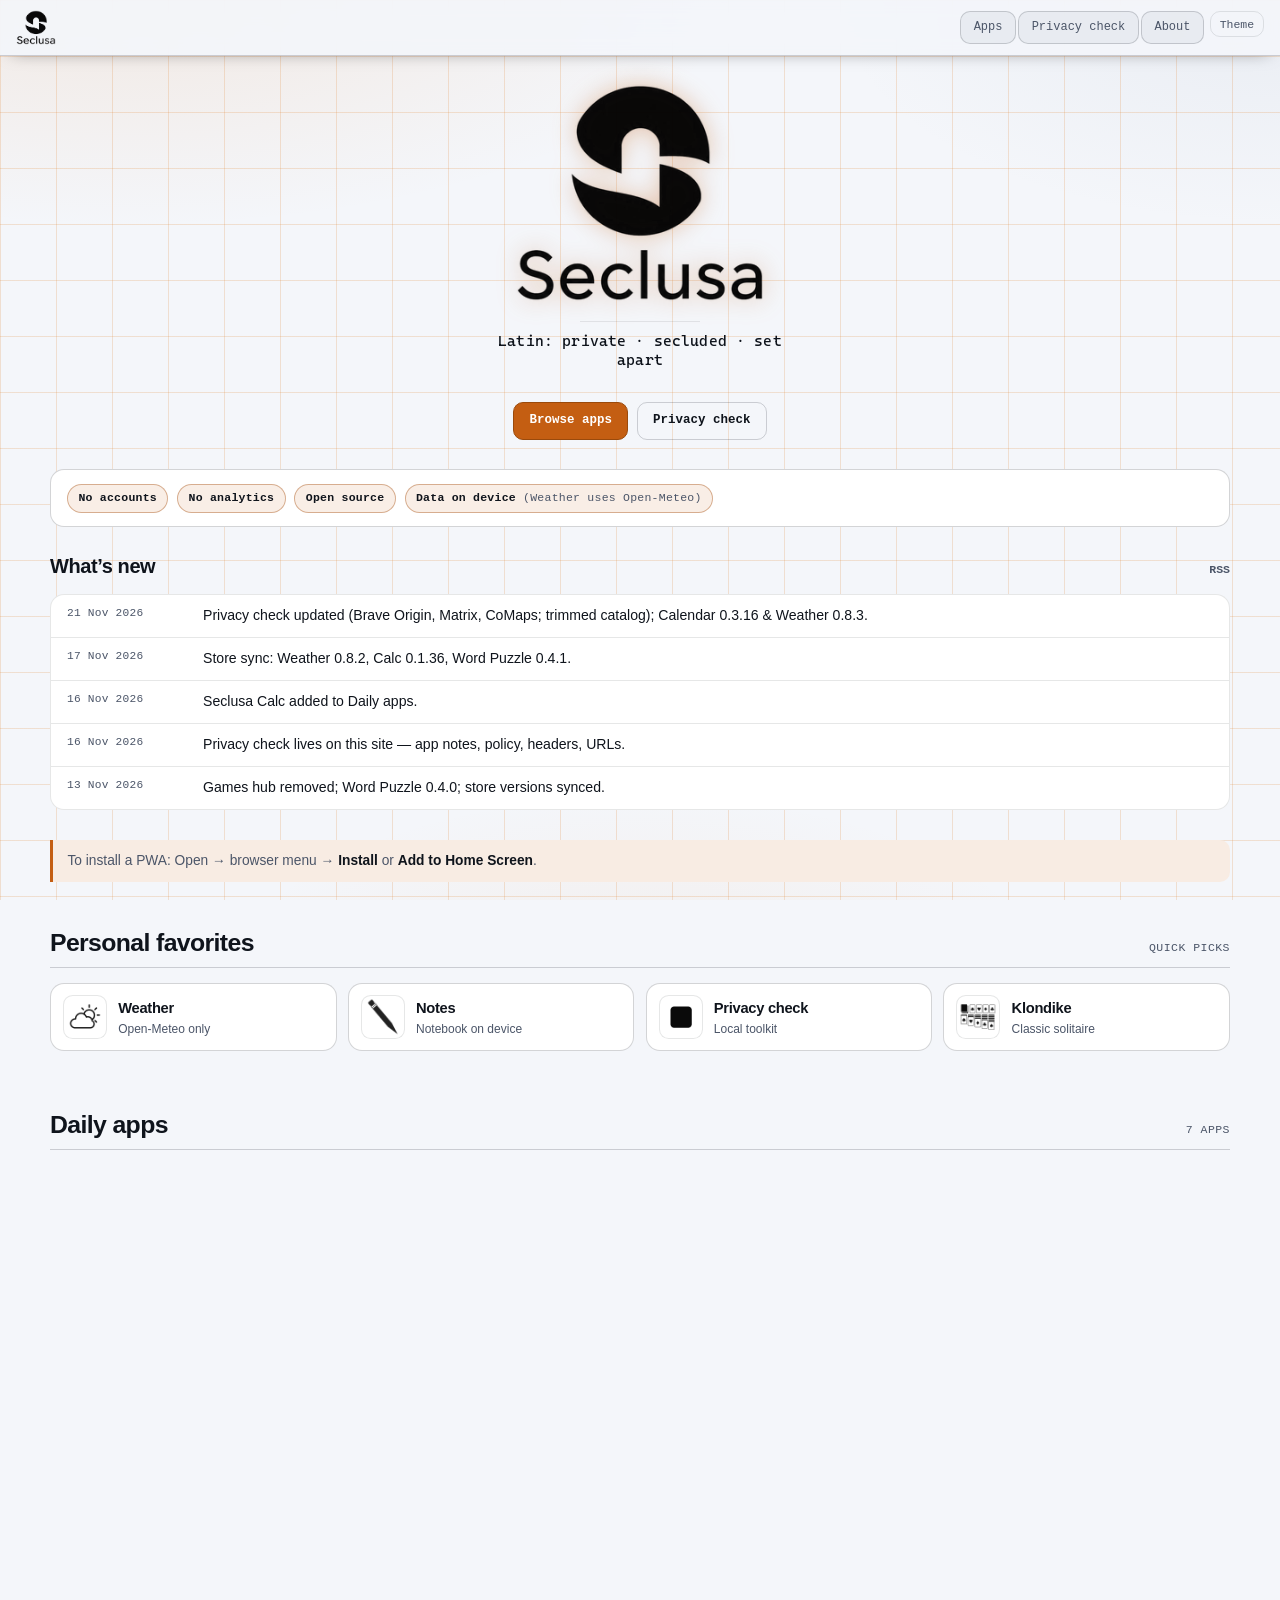
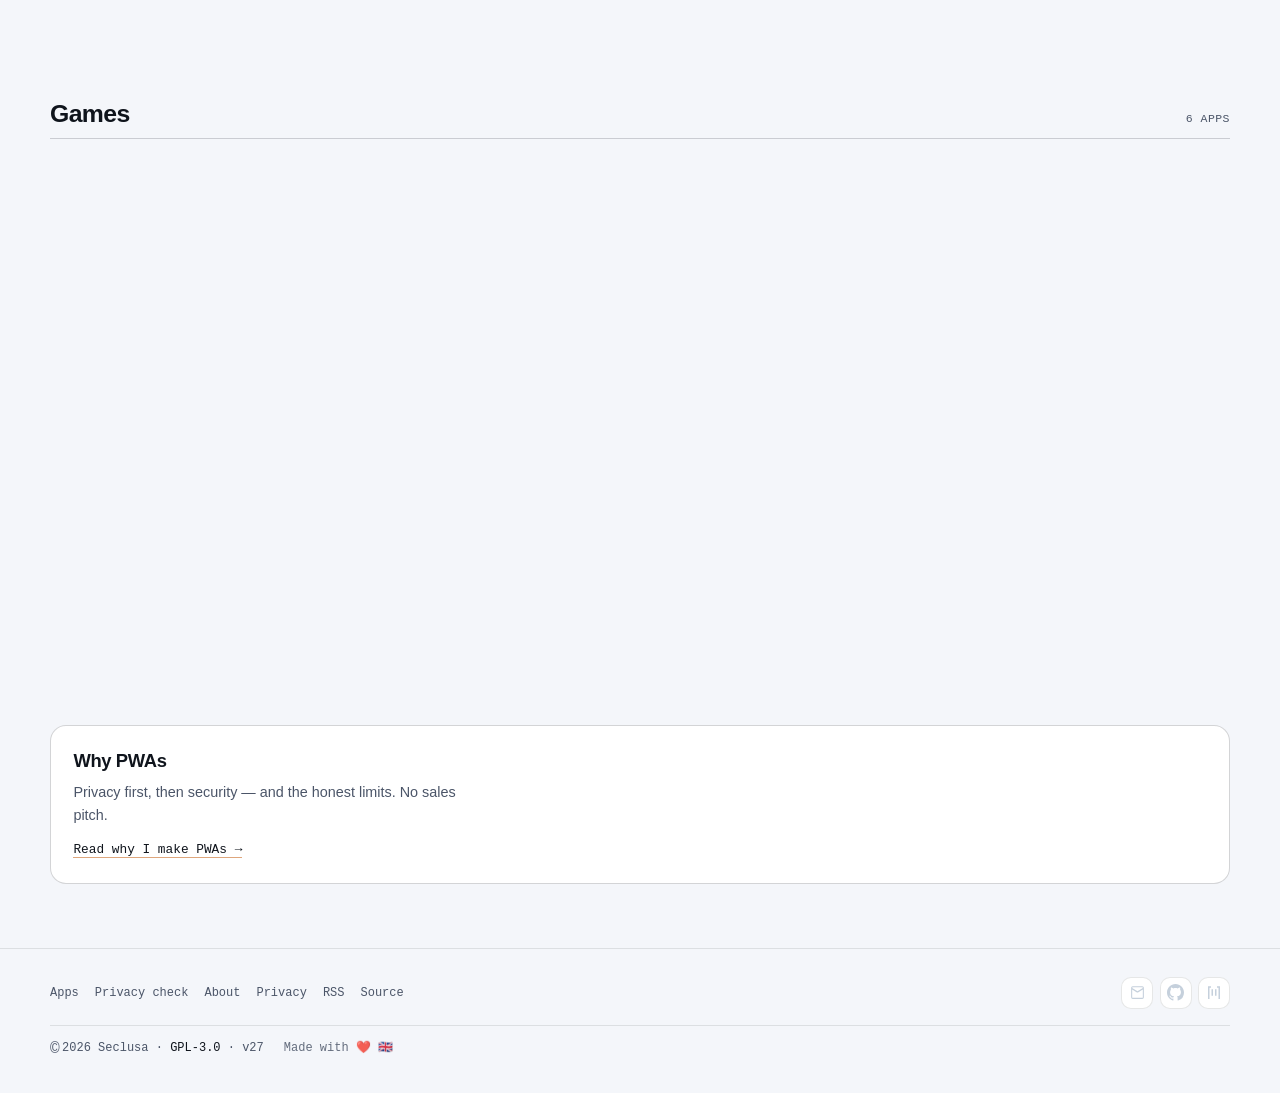
<file: index.html>
<!DOCTYPE html>
<html lang="en">
<head>
  <meta charset="utf-8">
  <meta name="viewport" content="width=device-width, initial-scale=1, viewport-fit=cover">
  <meta name="description" content="Seclusa app store — privacy-first PWAs. No accounts, no tracking, open source.">
  <meta name="theme-color" content="#070b12">
  <meta name="apple-mobile-web-app-status-bar-style" content="black">
  <meta name="referrer" content="no-referrer">
  <meta http-equiv="Permissions-Policy" content="camera=(), microphone=(), geolocation=(), payment=(), usb=(), interest-cohort=()">
  <meta http-equiv="Content-Security-Policy" content="default-src 'self'; base-uri 'self'; form-action 'self'; object-src 'none'; img-src 'self'; font-src 'self'; style-src 'self'; script-src 'self'; worker-src 'self'; connect-src 'self'; manifest-src 'self'; upgrade-insecure-requests">
  <title>Seclusa | ambr3</title>
  <link rel="canonical" href="https://ambr3.github.io/site/">
  <meta property="og:type" content="website">
  <meta property="og:site_name" content="Seclusa">
  <meta property="og:title" content="Seclusa | ambr3">
  <meta property="og:description" content="Seclusa app store — privacy-first PWAs. No accounts, no tracking, open source.">
  <meta property="og:url" content="https://ambr3.github.io/site/">
  <meta property="og:image" content="https://ambr3.github.io/site/icons/social.png">
  <meta name="twitter:card" content="summary">
  <meta name="twitter:title" content="Seclusa | ambr3">
  <meta name="twitter:description" content="Seclusa app store — privacy-first PWAs. No accounts, no tracking, open source.">
  <meta name="twitter:image" content="https://ambr3.github.io/site/icons/social.png">
  <link rel="alternate" type="application/rss+xml" title="Seclusa releases" href="feed.xml">
  <link rel="icon" type="image/png" sizes="192x192" href="icons/icon-192.png?v=27">
  <link rel="apple-touch-icon" href="icons/apple-touch-icon.png?v=27">
  <script src="js/theme-boot.js?v=27"></script>
  <link rel="stylesheet" href="css/site.css?v=27">
</head>
<body data-site-v="27">
  <nav class="site-nav" aria-label="Primary">
    <a class="brand" href="./">
      <img class="brand-mark" src="icons/icon-192.png?v=27" width="40" height="40" alt="Seclusa">
    </a>
    <ul class="links">
      <li><a href="#apps">Apps</a></li>
      <li><a href="check/">Privacy check</a></li>
      <li><a href="about/">About</a></li>
      <li class="theme-menu">
        <button type="button" class="theme-toggle" data-theme-toggle aria-expanded="false" aria-haspopup="dialog" aria-controls="theme-sheet">Theme</button>
        <div class="theme-sheet" id="theme-sheet" data-theme-sheet role="dialog" aria-label="Theme" hidden>
          <p class="theme-sheet__label">Mode</p>
          <div class="theme-sheet__row" role="radiogroup" aria-label="Colour mode">
            <button type="button" role="radio" data-theme-opt="system" aria-checked="false">System</button>
            <button type="button" role="radio" data-theme-opt="light" aria-checked="false">Light</button>
            <button type="button" role="radio" data-theme-opt="dark" aria-checked="false">Dark</button>
          </div>
        </div>
      </li>
    </ul>
  </nav>

  <main>
    <h1 class="visually-hidden">Seclusa</h1>
    <section class="hero hero--compact wrap" id="top">
      <div class="hero-copy">
        <div class="hero-brand-row">
          <img class="hero-lockup__icon reveal" src="icons/logo.png?v=27" width="288" height="234" alt="">
          <div class="hero-lockup__gloss">
            <hr class="hero-lockup__rule" aria-hidden="true">
            <p class="hero-lockup__tag">
              Latin:
              <span>private</span> · <span>secluded</span> · <span>set apart</span>
            </p>
          </div>
          <p class="hero-ctas">
            <a class="hero-cta hero-cta--primary" href="#apps">Browse apps</a>
            <a class="hero-cta" href="check/">Privacy check</a>
          </p>
        </div>
      </div>
    </section>

    <section class="rules-strip wrap" aria-label="Seclusa rules">
      <ul class="rules-list">
        <li>No accounts</li>
        <li>No analytics</li>
        <li>Open source</li>
        <li>Data on device <span class="rules-note">(Weather uses Open-Meteo)</span></li>
      </ul>
    </section>

    <section class="whats-new wrap" aria-labelledby="whats-new-title">
      <div class="whats-new__head">
        <h2 class="whats-new__title" id="whats-new-title">What’s new</h2>
        <a class="whats-new__rss" href="feed.xml">RSS</a>
      </div>
      <ul class="whats-new__list">
        <li>
          <span class="whats-new__when">21 Nov 2026</span>
          <span class="whats-new__text">Privacy check updated (Brave Origin, Matrix, CoMaps; trimmed catalog); Calendar 0.3.16 &amp; Weather 0.8.3.</span>
        </li>
        <li>
          <span class="whats-new__when">17 Nov 2026</span>
          <span class="whats-new__text">Store sync: Weather 0.8.2, Calc 0.1.36, Word Puzzle 0.4.1.</span>
        </li>
        <li>
          <span class="whats-new__when">16 Nov 2026</span>
          <span class="whats-new__text">Seclusa Calc added to Daily apps.</span>
        </li>
        <li>
          <span class="whats-new__when">16 Nov 2026</span>
          <span class="whats-new__text">Privacy check lives on this site — app notes, policy, headers, URLs.</span>
        </li>
        <li>
          <span class="whats-new__when">13 Nov 2026</span>
          <span class="whats-new__text">Games hub removed; Word Puzzle 0.4.0; store versions synced.</span>
        </li>
      </ul>
    </section>

    <section class="deck deck--apps wrap" aria-label="App store" id="apps">
      <p class="install-tip">To install a PWA: Open → browser menu → <strong>Install</strong> or <strong>Add to Home Screen</strong>.</p>

      <section class="picks" aria-labelledby="picks-title">
        <div class="app-cat__head">
          <h3 class="app-cat__title" id="picks-title">Personal favorites</h3>
          <p class="app-cat__count">Quick picks</p>
        </div>
        <div class="picks-row">
          <a class="pick-chip" href="https://ambr3.github.io/weather/" rel="noopener noreferrer">
            <span class="app-icon app-icon--weather pick-chip__icon" aria-hidden="true"></span>
            <span class="pick-chip__copy">
              <span class="pick-chip__name">Weather</span>
              <span class="pick-chip__why">Open-Meteo only</span>
            </span>
          </a>
          <a class="pick-chip" href="https://ambr3.github.io/notes/" rel="noopener noreferrer">
            <span class="app-icon app-icon--notes pick-chip__icon" aria-hidden="true"></span>
            <span class="pick-chip__copy">
              <span class="pick-chip__name">Notes</span>
              <span class="pick-chip__why">Notebook on device</span>
            </span>
          </a>
          <a class="pick-chip" href="check/">
            <span class="app-icon app-icon--privacy pick-chip__icon" aria-hidden="true"></span>
            <span class="pick-chip__copy">
              <span class="pick-chip__name">Privacy check</span>
              <span class="pick-chip__why">Local toolkit</span>
            </span>
          </a>
          <a class="pick-chip" href="https://ambr3.github.io/seclusa-klondike/" rel="noopener noreferrer">
            <span class="app-icon app-icon--klondike pick-chip__icon" aria-hidden="true"></span>
            <span class="pick-chip__copy">
              <span class="pick-chip__name">Klondike</span>
              <span class="pick-chip__why">Classic solitaire</span>
            </span>
          </a>
        </div>
      </section>

      <div class="deck-col">
        <section class="app-cat" aria-labelledby="cat-daily">
          <div class="app-cat__head">
            <h3 class="app-cat__title" id="cat-daily">Daily apps</h3>
            <p class="app-cat__count">7 apps</p>
          </div>
          <div class="app-grid">
            <article class="app-tile">
              <div class="app-launch">
                <span class="app-icon app-icon--weather" aria-hidden="true"></span>
                <div class="app-copy">
                  <h2>Seclusa Weather</h2>
                  <p>Forecasts from Open-Meteo only — no weather account, no ad kit.</p>
                  <div class="meta"><span>PWA</span><span>v0.8.3</span></div>
                </div>
              </div>
              <div class="app-store-actions">
                <a class="app-btn app-btn--primary" href="https://ambr3.github.io/weather/" rel="noopener noreferrer">Open</a>
                <a class="app-btn" href="https://github.com/ambr3/weather" rel="noopener noreferrer">Source</a>
              </div>
            </article>

            <article class="app-tile">
              <div class="app-launch">
                <span class="app-icon app-icon--notes" aria-hidden="true"></span>
                <div class="app-copy">
                  <h2>Seclusa Notes</h2>
                  <p>A plain notebook in IndexedDB. No sync server, no login.</p>
                  <div class="meta"><span>PWA</span><span>v0.2.15</span></div>
                </div>
              </div>
              <div class="app-store-actions">
                <a class="app-btn app-btn--primary" href="https://ambr3.github.io/notes/" rel="noopener noreferrer">Open</a>
                <a class="app-btn" href="https://github.com/ambr3/notes" rel="noopener noreferrer">Source</a>
              </div>
            </article>

            <article class="app-tile">
              <div class="app-launch">
                <span class="app-icon app-icon--calendar" aria-hidden="true"></span>
                <div class="app-copy">
                  <h2>Seclusa Calendar</h2>
                  <p>Events on this device. No Google Calendar account required.</p>
                  <div class="meta"><span>PWA</span><span>v0.3.16</span></div>
                </div>
              </div>
              <div class="app-store-actions">
                <a class="app-btn app-btn--primary" href="https://ambr3.github.io/calendar/" rel="noopener noreferrer">Open</a>
                <a class="app-btn" href="https://github.com/ambr3/calendar" rel="noopener noreferrer">Source</a>
              </div>
            </article>

            <article class="app-tile">
              <div class="app-launch">
                <span class="app-icon app-icon--bp" aria-hidden="true"></span>
                <div class="app-copy">
                  <h2>Seclusa BP</h2>
                  <p>Blood-pressure log with charts. Readings never leave the phone.</p>
                  <div class="meta"><span>PWA</span><span>v0.2.4</span></div>
                </div>
              </div>
              <div class="app-store-actions">
                <a class="app-btn app-btn--primary" href="https://ambr3.github.io/b-pressure/" rel="noopener noreferrer">Open</a>
                <a class="app-btn" href="https://github.com/ambr3/b-pressure" rel="noopener noreferrer">Source</a>
              </div>
            </article>

            <article class="app-tile">
              <div class="app-launch">
                <span class="app-icon app-icon--convert" aria-hidden="true"></span>
                <div class="app-copy">
                  <h2>Seclusa Convert</h2>
                  <p>Units and measures offline. Prefs stay in the browser.</p>
                  <div class="meta"><span>PWA</span><span>v0.1.7</span></div>
                </div>
              </div>
              <div class="app-store-actions">
                <a class="app-btn app-btn--primary" href="https://ambr3.github.io/unit-convert/" rel="noopener noreferrer">Open</a>
                <a class="app-btn" href="https://github.com/ambr3/unit-convert" rel="noopener noreferrer">Source</a>
              </div>
            </article>

            <article class="app-tile">
              <div class="app-launch">
                <span class="app-icon app-icon--calc" aria-hidden="true"></span>
                <div class="app-copy">
                  <h2>Seclusa Calc</h2>
                  <p>Scientific calculator on this device. Nothing you type is sent anywhere.</p>
                  <div class="meta"><span>PWA</span><span>v0.1.36</span></div>
                </div>
              </div>
              <div class="app-store-actions">
                <a class="app-btn app-btn--primary" href="https://ambr3.github.io/calc/" rel="noopener noreferrer">Open</a>
                <a class="app-btn" href="https://github.com/ambr3/calc" rel="noopener noreferrer">Source</a>
              </div>
            </article>

            <article class="app-tile">
              <div class="app-launch">
                <span class="app-icon app-icon--privacy" aria-hidden="true"></span>
                <div class="app-copy">
                  <h2>Privacy check</h2>
                  <p>Policy, headers, URLs, and sourced app notes — all local.</p>
                  <div class="meta"><span>Site</span><span>Toolkit</span></div>
                </div>
              </div>
              <div class="app-store-actions">
                <a class="app-btn app-btn--primary" href="check/">Open</a>
              </div>
            </article>
          </div>
        </section>

        <section class="app-cat" aria-labelledby="cat-games">
          <div class="app-cat__head">
            <h3 class="app-cat__title" id="cat-games">Games</h3>
            <p class="app-cat__count">6 apps</p>
          </div>
          <div class="app-grid">
            <article class="app-tile">
              <div class="app-launch">
                <span class="app-icon app-icon--blocks" aria-hidden="true"></span>
                <div class="app-copy">
                  <h2>Seclusa Blocks</h2>
                  <p>Falling-block puzzle. High scores stay in this browser.</p>
                  <div class="meta"><span>PWA</span><span>v0.1.2</span></div>
                </div>
              </div>
              <div class="app-store-actions">
                <a class="app-btn app-btn--primary" href="https://ambr3.github.io/seclusa-blocks/" rel="noopener noreferrer">Open</a>
                <a class="app-btn" href="https://github.com/ambr3/seclusa-blocks" rel="noopener noreferrer">Source</a>
              </div>
            </article>

            <article class="app-tile">
              <div class="app-launch">
                <span class="app-icon app-icon--klondike" aria-hidden="true"></span>
                <div class="app-copy">
                  <h2>Seclusa Klondike</h2>
                  <p>Classic solitaire. No account, no online table.</p>
                  <div class="meta"><span>PWA</span><span>v0.2.2</span></div>
                </div>
              </div>
              <div class="app-store-actions">
                <a class="app-btn app-btn--primary" href="https://ambr3.github.io/seclusa-klondike/" rel="noopener noreferrer">Open</a>
                <a class="app-btn" href="https://github.com/ambr3/seclusa-klondike" rel="noopener noreferrer">Source</a>
              </div>
            </article>

            <article class="app-tile">
              <div class="app-launch">
                <span class="app-icon app-icon--munch" aria-hidden="true"></span>
                <div class="app-copy">
                  <h2>Seclusa Munch</h2>
                  <p>Eat the maze. Keep clear of the four. Offline arcade.</p>
                  <div class="meta"><span>PWA</span><span>v0.1.3</span></div>
                </div>
              </div>
              <div class="app-store-actions">
                <a class="app-btn app-btn--primary" href="https://ambr3.github.io/seclusa-munch/" rel="noopener noreferrer">Open</a>
                <a class="app-btn" href="https://github.com/ambr3/seclusa-munch" rel="noopener noreferrer">Source</a>
              </div>
            </article>

            <article class="app-tile">
              <div class="app-launch">
                <span class="app-icon app-icon--pyramid" aria-hidden="true"></span>
                <div class="app-copy">
                  <h2>Seclusa Pyramid</h2>
                  <p>Pair cards and clear the pyramid. Local only.</p>
                  <div class="meta"><span>PWA</span><span>v0.2.1</span></div>
                </div>
              </div>
              <div class="app-store-actions">
                <a class="app-btn app-btn--primary" href="https://ambr3.github.io/seclusa-pyramid/" rel="noopener noreferrer">Open</a>
                <a class="app-btn" href="https://github.com/ambr3/seclusa-pyramid" rel="noopener noreferrer">Source</a>
              </div>
            </article>

            <article class="app-tile">
              <div class="app-launch">
                <span class="app-icon app-icon--word-puzzle" aria-hidden="true"></span>
                <div class="app-copy">
                  <h2>Seclusa Word Puzzle</h2>
                  <p>Puzzle, Ladder, Scrabble, Guess, and Blanks — five modes offline.</p>
                  <div class="meta"><span>PWA</span><span>v0.4.1</span></div>
                </div>
              </div>
              <div class="app-store-actions">
                <a class="app-btn app-btn--primary" href="https://ambr3.github.io/seclusa-word-puzzle/" rel="noopener noreferrer">Open</a>
                <a class="app-btn" href="https://github.com/ambr3/seclusa-word-puzzle" rel="noopener noreferrer">Source</a>
              </div>
            </article>

            <article class="app-tile">
              <div class="app-launch">
                <span class="app-icon app-icon--tds" aria-hidden="true"></span>
                <div class="app-copy">
                  <h2>Seclusa TDS</h2>
                  <p>Top-down sci-fi shooter. Salvage parts; progress stays here.</p>
                  <div class="meta"><span>PWA</span><span>v0.1.66</span></div>
                </div>
              </div>
              <div class="app-store-actions">
                <a class="app-btn app-btn--primary" href="https://ambr3.github.io/seclusa-tds/" rel="noopener noreferrer">Open</a>
                <a class="app-btn" href="https://github.com/ambr3/seclusa-tds" rel="noopener noreferrer">Source</a>
              </div>
            </article>
          </div>
        </section>
      </div>
    </section>

    <section class="about-teaser wrap" aria-labelledby="about-teaser-title">
      <h2 class="about-teaser__title" id="about-teaser-title">Why PWAs</h2>
      <p class="about-teaser__text">Privacy first, then security — and the honest limits. No sales pitch.</p>
      <p class="about-teaser__link"><a href="about/">Read why I make PWAs →</a></p>
    </section>
  </main>

  <footer class="site-footer">
    <div class="foot-inner">
      <div class="foot-top">
        <nav class="foot-map" aria-label="Site">
          <a href="#apps">Apps</a>
          <a href="check/">Privacy check</a>
          <a href="about/">About</a>
          <a href="privacy/">Privacy</a>
          <a href="feed.xml">RSS</a>
          <a href="https://github.com/ambr3" rel="noopener noreferrer">Source</a>
        </nav>
<div class="foot-social" aria-label="Profiles">
      <a class="foot-ico" href="mailto:ambr3@dav3.mailer.me" aria-label="Email" title="Email">
        <img src="icons/email.svg" alt="" width="20" height="20">
      </a>
      <a class="foot-ico" href="https://github.com/ambr3" rel="noopener noreferrer" aria-label="GitHub" title="GitHub">
        <img src="icons/github.svg" alt="" width="20" height="20">
      </a>
      <a class="foot-ico" href="https://matrix.to/#/@solair3:matrix.org" rel="noopener noreferrer" aria-label="Matrix" title="Matrix">
        <img src="icons/matrix.svg" alt="" width="20" height="20">
      </a>
    </div>
      </div>
      <div class="foot-bottom">
        <p class="foot-legal"><span class="foot-legal__mark" aria-hidden="true">©</span><span class="foot-legal__text">2026 Seclusa · <a href="COPYING.txt">GPL-3.0</a> · <span class="foot-ver">v27</span></span></p>
        <p class="foot-credit">Made with ❤️ 🇬🇧</p>
      </div>
    </div>
  </footer>
  <script src="js/site.js?v=27"></script>
</body>
</html>
</file>
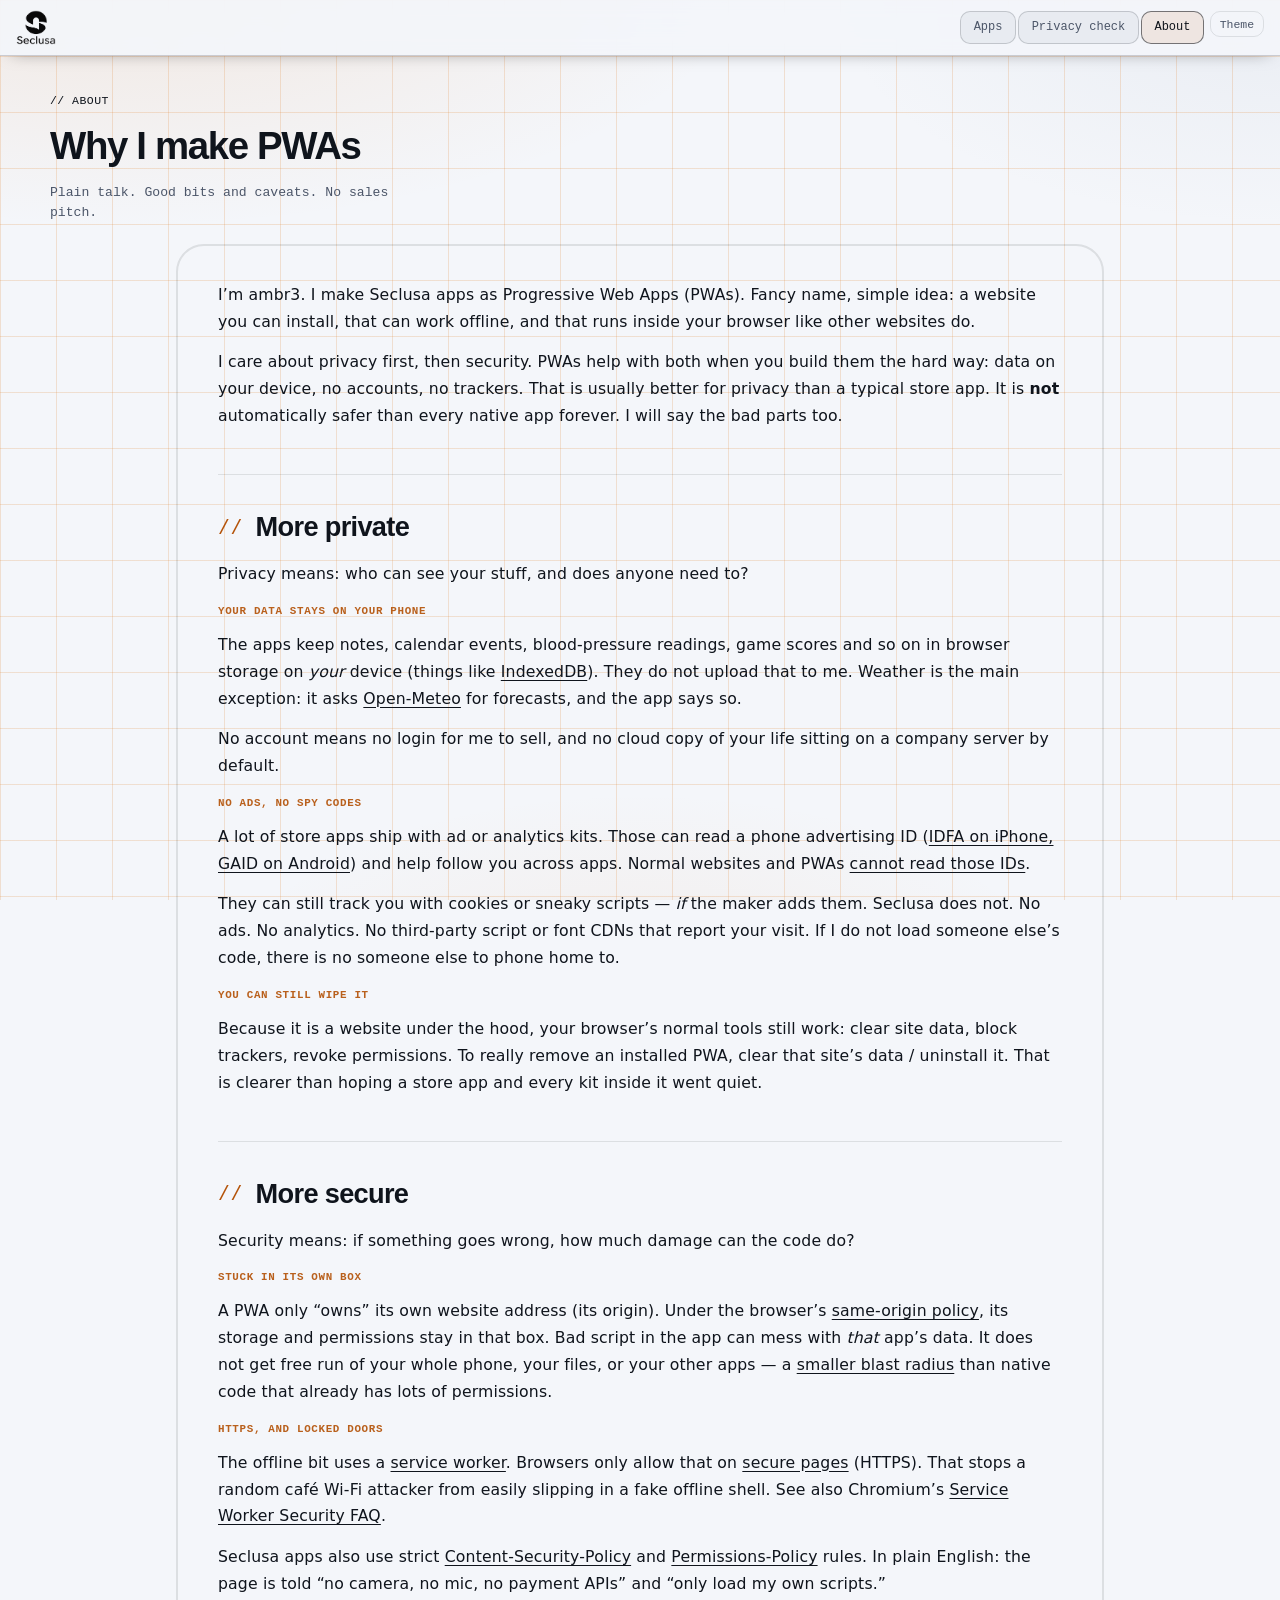
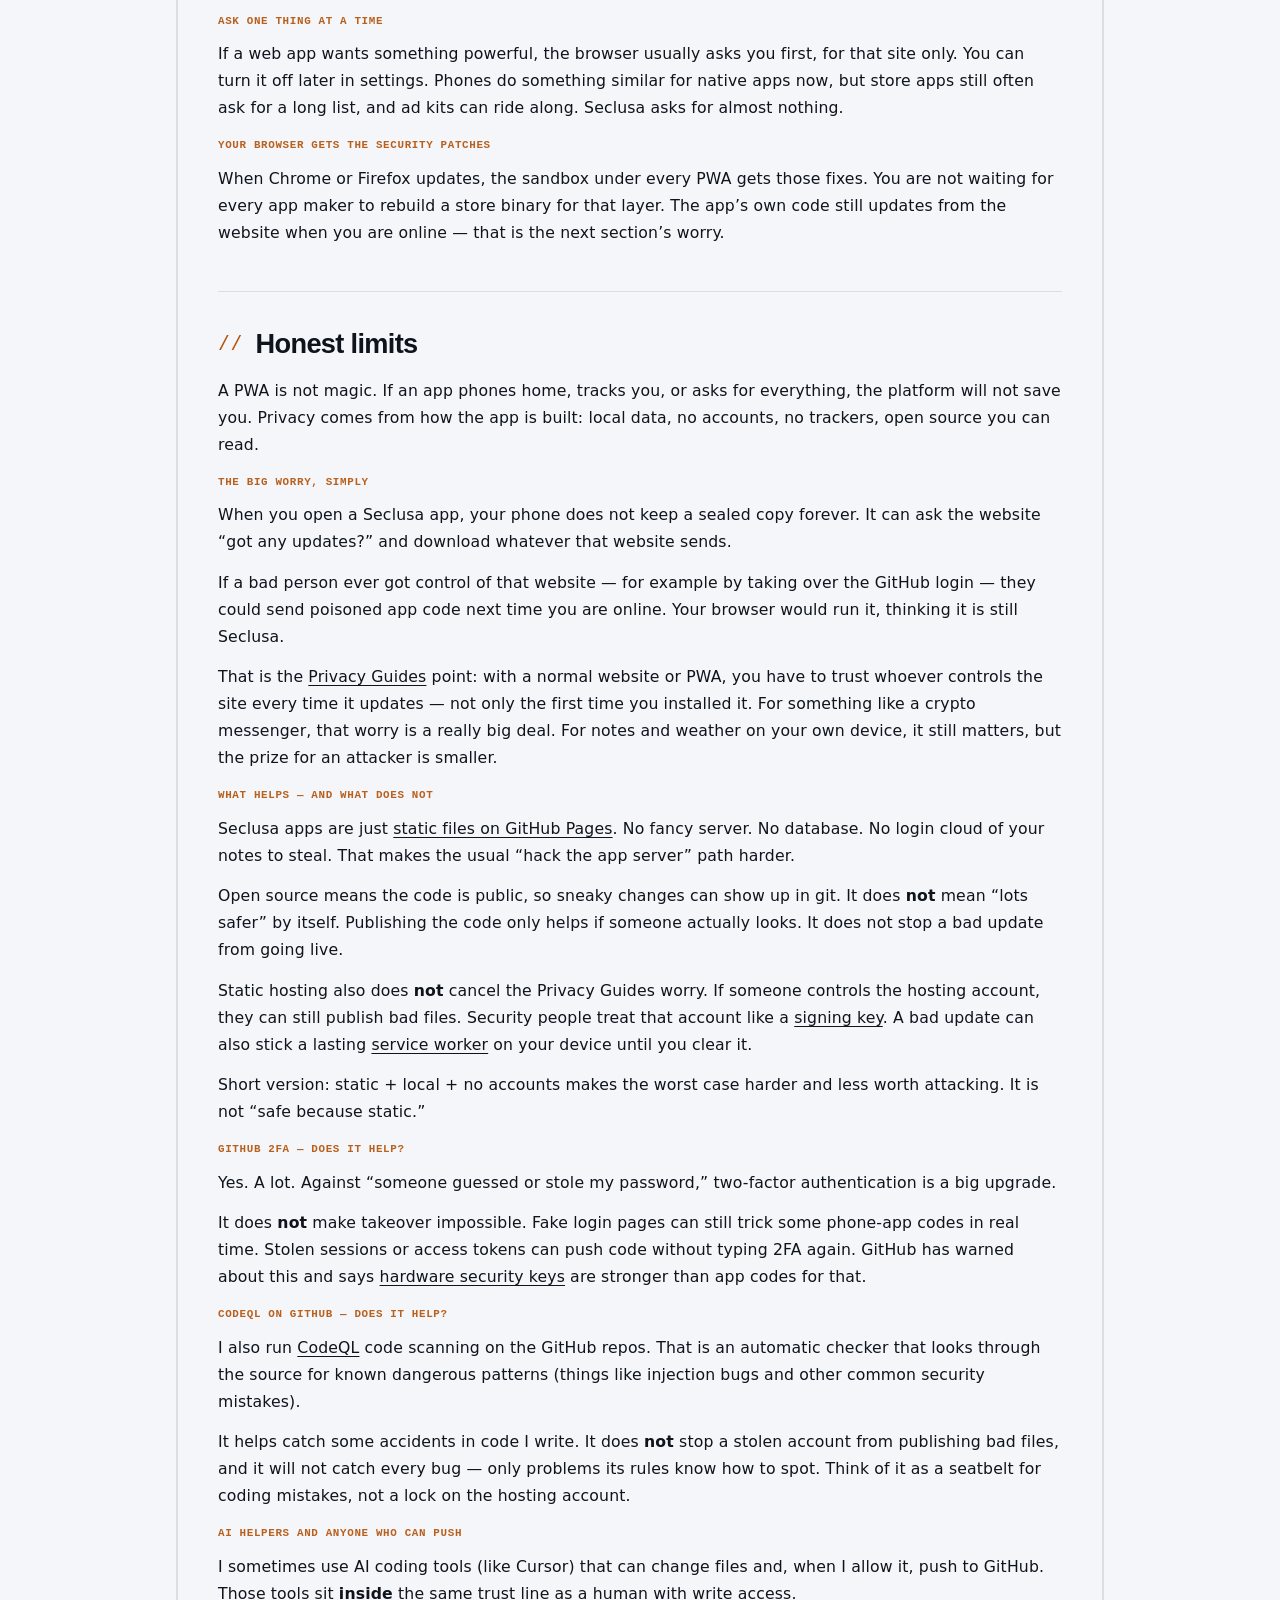
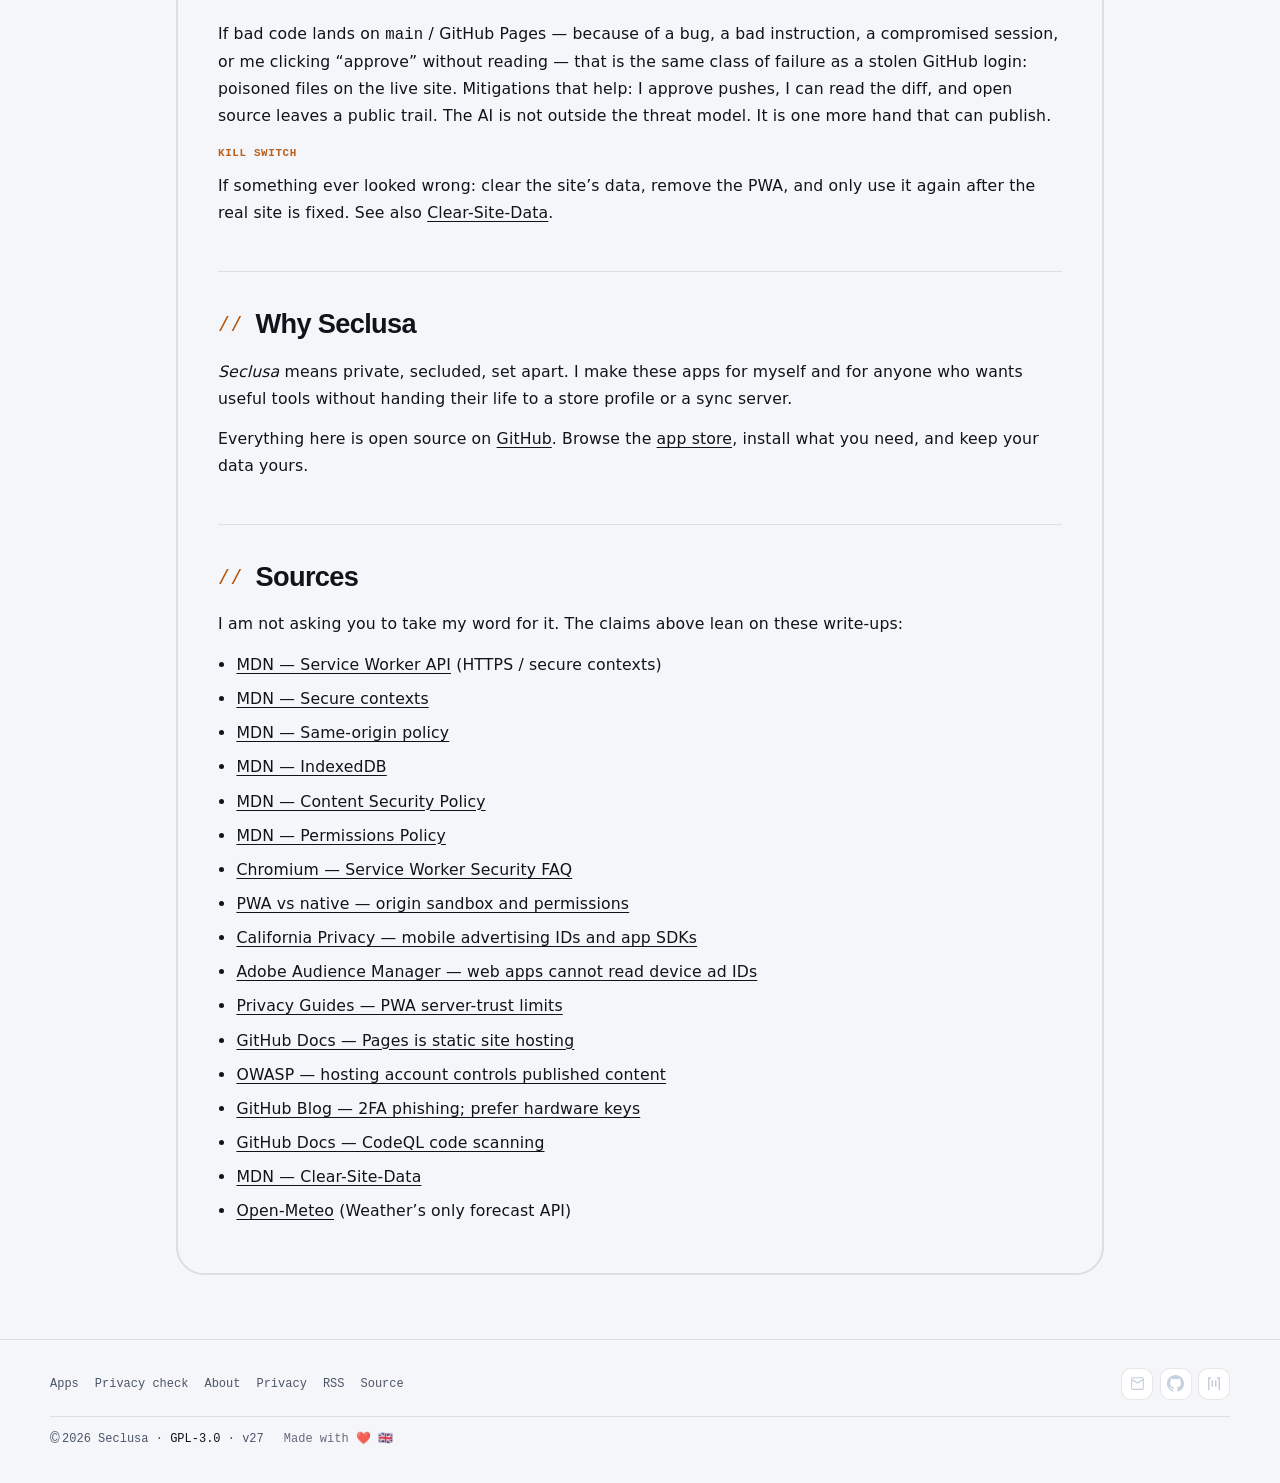
<file: about/index.html>
<!DOCTYPE html>
<html lang="en">
<head>
  <meta charset="utf-8">
  <meta name="viewport" content="width=device-width, initial-scale=1, viewport-fit=cover">
  <meta name="description" content="Why ambr3 builds Seclusa PWAs — plain talk on privacy, security, and the hard limits.">
  <meta name="theme-color" content="#070b12">
  <meta name="referrer" content="no-referrer">
  <meta http-equiv="Permissions-Policy" content="camera=(), microphone=(), geolocation=(), payment=(), usb=(), interest-cohort=()">
  <meta http-equiv="Content-Security-Policy" content="default-src 'self'; base-uri 'self'; form-action 'self'; object-src 'none'; img-src 'self'; font-src 'self'; style-src 'self'; script-src 'self'; worker-src 'self'; connect-src 'self'; manifest-src 'self'; upgrade-insecure-requests">
  <title>About | Seclusa</title>
  <link rel="canonical" href="https://ambr3.github.io/site/about/">
  <meta property="og:type" content="website">
  <meta property="og:site_name" content="Seclusa">
  <meta property="og:title" content="About | Seclusa">
  <meta property="og:description" content="Why ambr3 builds Seclusa PWAs — plain talk on privacy, security, and the hard limits.">
  <meta property="og:url" content="https://ambr3.github.io/site/about/">
  <meta property="og:image" content="https://ambr3.github.io/site/icons/social.png">
  <meta name="twitter:card" content="summary">
  <meta name="twitter:title" content="About | Seclusa">
  <meta name="twitter:description" content="Why ambr3 builds Seclusa PWAs — plain talk on privacy, security, and the hard limits.">
  <meta name="twitter:image" content="https://ambr3.github.io/site/icons/social.png">
  <link rel="alternate" type="application/rss+xml" title="Seclusa releases" href="../feed.xml">
  <link rel="icon" type="image/png" sizes="192x192" href="../icons/icon-192.png?v=27">
  <link rel="apple-touch-icon" href="../icons/apple-touch-icon.png?v=27">
  <script src="../js/theme-boot.js?v=27"></script>
  <link rel="stylesheet" href="../css/site.css?v=27">
</head>
<body data-site-v="27">
  <nav class="site-nav" aria-label="Primary">
    <a class="brand" href="../">
      <img class="brand-mark" src="../icons/icon-192.png?v=27" width="40" height="40" alt="Seclusa">
    </a>
    <ul class="links">
      <li><a href="../#apps">Apps</a></li>
      <li><a href="../check/">Privacy check</a></li>
      <li><a href="../about/" aria-current="page">About</a></li>
      <li class="theme-menu">
        <button type="button" class="theme-toggle" data-theme-toggle aria-expanded="false" aria-haspopup="dialog" aria-controls="theme-sheet">Theme</button>
        <div class="theme-sheet" id="theme-sheet" data-theme-sheet role="dialog" aria-label="Theme" hidden>
          <p class="theme-sheet__label">Mode</p>
          <div class="theme-sheet__row" role="radiogroup" aria-label="Colour mode">
            <button type="button" role="radio" data-theme-opt="system" aria-checked="false">System</button>
            <button type="button" role="radio" data-theme-opt="light" aria-checked="false">Light</button>
            <button type="button" role="radio" data-theme-opt="dark" aria-checked="false">Dark</button>
          </div>
        </div>
      </li>
    </ul>
  </nav>

  <main>
    <header class="page-head wrap">
      <p class="label">// About</p>
      <h1>Why I make PWAs</h1>
      <p>Plain talk. Good bits and caveats. No sales pitch.</p>
    </header>

    <div class="about-frame wrap">
      <section class="about-body" id="about">
        <section class="about-section">
          <p>I’m ambr3. I make Seclusa apps as Progressive Web Apps (PWAs). Fancy name, simple idea: a website you can install, that can work offline, and that runs inside your browser like other websites do.</p>
          <p>I care about privacy first, then security. PWAs help with both when you build them the hard way: data on your device, no accounts, no trackers. That is usually better for privacy than a typical store app. It is <strong>not</strong> automatically safer than every native app forever. I will say the bad parts too.</p>
        </section>

        <section class="about-section">
          <h2>More private</h2>
          <p>Privacy means: who can see your stuff, and does anyone need to?</p>
          <h3>Your data stays on your phone</h3>
          <p>The apps keep notes, calendar events, blood-pressure readings, game scores and so on in browser storage on <em>your</em> device (things like <a href="https://developer.mozilla.org/en-US/docs/Web/API/IndexedDB_API" rel="noopener noreferrer">IndexedDB</a>). They do not upload that to me. Weather is the main exception: it asks <a href="https://open-meteo.com/" rel="noopener noreferrer">Open-Meteo</a> for forecasts, and the app says so.</p>
          <p>No account means no login for me to sell, and no cloud copy of your life sitting on a company server by default.</p>
          <h3>No ads, no spy codes</h3>
          <p>A lot of store apps ship with ad or analytics kits. Those can read a phone advertising ID (<a href="https://privacy.ca.gov/2025/09/limit-mobile-app-tracking/" rel="noopener noreferrer">IDFA on iPhone, GAID on Android</a>) and help follow you across apps. Normal websites and PWAs <a href="https://experienceleague.adobe.com/en/docs/audience-manager/user-guide/features/data-sources/global-data-sources" rel="noopener noreferrer">cannot read those IDs</a>.</p>
          <p>They can still track you with cookies or sneaky scripts — <em>if</em> the maker adds them. Seclusa does not. No ads. No analytics. No third-party script or font CDNs that report your visit. If I do not load someone else’s code, there is no someone else to phone home to.</p>
          <h3>You can still wipe it</h3>
          <p>Because it is a website under the hood, your browser’s normal tools still work: clear site data, block trackers, revoke permissions. To really remove an installed PWA, clear that site’s data / uninstall it. That is clearer than hoping a store app and every kit inside it went quiet.</p>
        </section>

        <section class="about-section">
          <h2>More secure</h2>
          <p>Security means: if something goes wrong, how much damage can the code do?</p>
          <h3>Stuck in its own box</h3>
          <p>A PWA only “owns” its own website address (its origin). Under the browser’s <a href="https://developer.mozilla.org/en-US/docs/Web/Security/Same-origin_policy" rel="noopener noreferrer">same-origin policy</a>, its storage and permissions stay in that box. Bad script in the app can mess with <em>that</em> app’s data. It does not get free run of your whole phone, your files, or your other apps — a <a href="https://progressivewebapps.com/fundamentals/pwa-vs-native/" rel="noopener noreferrer">smaller blast radius</a> than native code that already has lots of permissions.</p>
          <h3>HTTPS, and locked doors</h3>
          <p>The offline bit uses a <a href="https://developer.mozilla.org/en-US/docs/Web/API/Service_Worker_API" rel="noopener noreferrer">service worker</a>. Browsers only allow that on <a href="https://developer.mozilla.org/en-US/docs/Web/Security/Defenses/Secure_Contexts" rel="noopener noreferrer">secure pages</a> (HTTPS). That stops a random café Wi‑Fi attacker from easily slipping in a fake offline shell. See also Chromium’s <a href="https://www.chromium.org/Home/chromium-security/security-faq/service-worker-security-faq/" rel="noopener noreferrer">Service Worker Security FAQ</a>.</p>
          <p>Seclusa apps also use strict <a href="https://developer.mozilla.org/en-US/docs/Web/HTTP/Guides/CSP" rel="noopener noreferrer">Content-Security-Policy</a> and <a href="https://developer.mozilla.org/en-US/docs/Web/HTTP/Guides/Permissions_Policy" rel="noopener noreferrer">Permissions-Policy</a> rules. In plain English: the page is told “no camera, no mic, no payment APIs” and “only load my own scripts.”</p>
          <h3>Ask one thing at a time</h3>
          <p>If a web app wants something powerful, the browser usually asks you first, for that site only. You can turn it off later in settings. Phones do something similar for native apps now, but store apps still often ask for a long list, and ad kits can ride along. Seclusa asks for almost nothing.</p>
          <h3>Your browser gets the security patches</h3>
          <p>When Chrome or Firefox updates, the sandbox under every PWA gets those fixes. You are not waiting for every app maker to rebuild a store binary for that layer. The app’s own code still updates from the website when you are online — that is the next section’s worry.</p>
        </section>

        <section class="about-section">
          <h2>Honest limits</h2>
          <p>A PWA is not magic. If an app phones home, tracks you, or asks for everything, the platform will not save you. Privacy comes from how the app is built: local data, no accounts, no trackers, open source you can read.</p>
          <h3>The big worry, simply</h3>
          <p>When you open a Seclusa app, your phone does not keep a sealed copy forever. It can ask the website “got any updates?” and download whatever that website sends.</p>
          <p>If a bad person ever got control of that website — for example by taking over the GitHub login — they could send poisoned app code next time you are online. Your browser would run it, thinking it is still Seclusa.</p>
          <p>That is the <a href="https://www.privacyguides.org/articles/2024/11/30/pwa-vs-iwa/" rel="noopener noreferrer">Privacy Guides</a> point: with a normal website or PWA, you have to trust whoever controls the site every time it updates — not only the first time you installed it. For something like a crypto messenger, that worry is a really big deal. For notes and weather on your own device, it still matters, but the prize for an attacker is smaller.</p>
          <h3>What helps — and what does not</h3>
          <p>Seclusa apps are just <a href="https://docs.github.com/en/pages/getting-started-with-github-pages/about-github-pages" rel="noopener noreferrer">static files on GitHub Pages</a>. No fancy server. No database. No login cloud of your notes to steal. That makes the usual “hack the app server” path harder.</p>
          <p>Open source means the code is public, so sneaky changes can show up in git. It does <strong>not</strong> mean “lots safer” by itself. Publishing the code only helps if someone actually looks. It does not stop a bad update from going live.</p>
          <p>Static hosting also does <strong>not</strong> cancel the Privacy Guides worry. If someone controls the hosting account, they can still publish bad files. Security people treat that account like a <a href="https://scs.owasp.org/handbooks/02-dns-hosting-security/part5-hosting-and-web-presence/" rel="noopener noreferrer">signing key</a>. A bad update can also stick a lasting <a href="https://www.chromium.org/Home/chromium-security/security-faq/service-worker-security-faq/" rel="noopener noreferrer">service worker</a> on your device until you clear it.</p>
          <p>Short version: static + local + no accounts makes the worst case harder and less worth attacking. It is not “safe because static.”</p>
          <h3>GitHub 2FA — does it help?</h3>
          <p>Yes. A lot. Against “someone guessed or stole my password,” two-factor authentication is a big upgrade.</p>
          <p>It does <strong>not</strong> make takeover impossible. Fake login pages can still trick some phone-app codes in real time. Stolen sessions or access tokens can push code without typing 2FA again. GitHub has warned about this and says <a href="https://github.blog/news-insights/company-news/security-alert-new-phishing-campaign-targets-github-users/" rel="noopener noreferrer">hardware security keys</a> are stronger than app codes for that.</p>
          <h3>CodeQL on GitHub — does it help?</h3>
          <p>I also run <a href="https://docs.github.com/en/code-security/code-scanning/introduction-to-code-scanning/about-code-scanning-with-codeql" rel="noopener noreferrer">CodeQL</a> code scanning on the GitHub repos. That is an automatic checker that looks through the source for known dangerous patterns (things like injection bugs and other common security mistakes).</p>
          <p>It helps catch some accidents in code I write. It does <strong>not</strong> stop a stolen account from publishing bad files, and it will not catch every bug — only problems its rules know how to spot. Think of it as a seatbelt for coding mistakes, not a lock on the hosting account.</p>
          <h3>AI helpers and anyone who can push</h3>
          <p>I sometimes use AI coding tools (like Cursor) that can change files and, when I allow it, push to GitHub. Those tools sit <strong>inside</strong> the same trust line as a human with write access.</p>
          <p>If bad code lands on <code>main</code> / GitHub Pages — because of a bug, a bad instruction, a compromised session, or me clicking “approve” without reading — that is the same class of failure as a stolen GitHub login: poisoned files on the live site. Mitigations that help: I approve pushes, I can read the diff, and open source leaves a public trail. The AI is not outside the threat model. It is one more hand that can publish.</p>
          <h3>Kill switch</h3>
          <p>If something ever looked wrong: clear the site’s data, remove the PWA, and only use it again after the real site is fixed. See also <a href="https://developer.mozilla.org/en-US/docs/Web/HTTP/Headers/Clear-Site-Data" rel="noopener noreferrer">Clear-Site-Data</a>.</p>
        </section>

        <section class="about-section">
          <h2>Why Seclusa</h2>
          <p><em>Seclusa</em> means private, secluded, set apart. I make these apps for myself and for anyone who wants useful tools without handing their life to a store profile or a sync server.</p>
          <p>Everything here is open source on <a href="https://github.com/ambr3" rel="noopener noreferrer">GitHub</a>. Browse the <a href="../#apps">app store</a>, install what you need, and keep your data yours.</p>
        </section>

        <section class="about-section">
          <h2>Sources</h2>
          <p>I am not asking you to take my word for it. The claims above lean on these write-ups:</p>
          <ul class="about-sources">
            <li><a href="https://developer.mozilla.org/en-US/docs/Web/API/Service_Worker_API" rel="noopener noreferrer">MDN — Service Worker API</a> (HTTPS / secure contexts)</li>
            <li><a href="https://developer.mozilla.org/en-US/docs/Web/Security/Defenses/Secure_Contexts" rel="noopener noreferrer">MDN — Secure contexts</a></li>
            <li><a href="https://developer.mozilla.org/en-US/docs/Web/Security/Same-origin_policy" rel="noopener noreferrer">MDN — Same-origin policy</a></li>
            <li><a href="https://developer.mozilla.org/en-US/docs/Web/API/IndexedDB_API" rel="noopener noreferrer">MDN — IndexedDB</a></li>
            <li><a href="https://developer.mozilla.org/en-US/docs/Web/HTTP/Guides/CSP" rel="noopener noreferrer">MDN — Content Security Policy</a></li>
            <li><a href="https://developer.mozilla.org/en-US/docs/Web/HTTP/Guides/Permissions_Policy" rel="noopener noreferrer">MDN — Permissions Policy</a></li>
            <li><a href="https://www.chromium.org/Home/chromium-security/security-faq/service-worker-security-faq/" rel="noopener noreferrer">Chromium — Service Worker Security FAQ</a></li>
            <li><a href="https://progressivewebapps.com/fundamentals/pwa-vs-native/" rel="noopener noreferrer">PWA vs native — origin sandbox and permissions</a></li>
            <li><a href="https://privacy.ca.gov/2025/09/limit-mobile-app-tracking/" rel="noopener noreferrer">California Privacy — mobile advertising IDs and app SDKs</a></li>
            <li><a href="https://experienceleague.adobe.com/en/docs/audience-manager/user-guide/features/data-sources/global-data-sources" rel="noopener noreferrer">Adobe Audience Manager — web apps cannot read device ad IDs</a></li>
            <li><a href="https://www.privacyguides.org/articles/2024/11/30/pwa-vs-iwa/" rel="noopener noreferrer">Privacy Guides — PWA server-trust limits</a></li>
            <li><a href="https://docs.github.com/en/pages/getting-started-with-github-pages/about-github-pages" rel="noopener noreferrer">GitHub Docs — Pages is static site hosting</a></li>
            <li><a href="https://scs.owasp.org/handbooks/02-dns-hosting-security/part5-hosting-and-web-presence/" rel="noopener noreferrer">OWASP — hosting account controls published content</a></li>
            <li><a href="https://github.blog/news-insights/company-news/security-alert-new-phishing-campaign-targets-github-users/" rel="noopener noreferrer">GitHub Blog — 2FA phishing; prefer hardware keys</a></li>
            <li><a href="https://docs.github.com/en/code-security/code-scanning/introduction-to-code-scanning/about-code-scanning-with-codeql" rel="noopener noreferrer">GitHub Docs — CodeQL code scanning</a></li>
            <li><a href="https://developer.mozilla.org/en-US/docs/Web/HTTP/Headers/Clear-Site-Data" rel="noopener noreferrer">MDN — Clear-Site-Data</a></li>
            <li><a href="https://open-meteo.com/" rel="noopener noreferrer">Open-Meteo</a> (Weather’s only forecast API)</li>
          </ul>
        </section>
      </section>
    </div>
  </main>

  <footer class="site-footer">
    <div class="foot-inner">
      <div class="foot-top">
        <nav class="foot-map" aria-label="Site">
          <a href="../#apps">Apps</a>
          <a href="../check/">Privacy check</a>
          <a href="./">About</a>
          <a href="../privacy/">Privacy</a>
          <a href="../feed.xml">RSS</a>
          <a href="https://github.com/ambr3" rel="noopener noreferrer">Source</a>
        </nav>
<div class="foot-social" aria-label="Profiles">
      <a class="foot-ico" href="mailto:ambr3@dav3.mailer.me" aria-label="Email" title="Email">
        <img src="../icons/email.svg" alt="" width="20" height="20">
      </a>
      <a class="foot-ico" href="https://github.com/ambr3" rel="noopener noreferrer" aria-label="GitHub" title="GitHub">
        <img src="../icons/github.svg" alt="" width="20" height="20">
      </a>
      <a class="foot-ico" href="https://matrix.to/#/@solair3:matrix.org" rel="noopener noreferrer" aria-label="Matrix" title="Matrix">
        <img src="../icons/matrix.svg" alt="" width="20" height="20">
      </a>
    </div>
      </div>
      <div class="foot-bottom">
        <p class="foot-legal"><span class="foot-legal__mark" aria-hidden="true">©</span><span class="foot-legal__text">2026 Seclusa · <a href="../COPYING.txt">GPL-3.0</a> · <span class="foot-ver">v27</span></span></p>
        <p class="foot-credit">Made with ❤️ 🇬🇧</p>
      </div>
    </div>
  </footer>
  <script src="../js/site.js?v=27"></script>
</body>
</html>
</file>
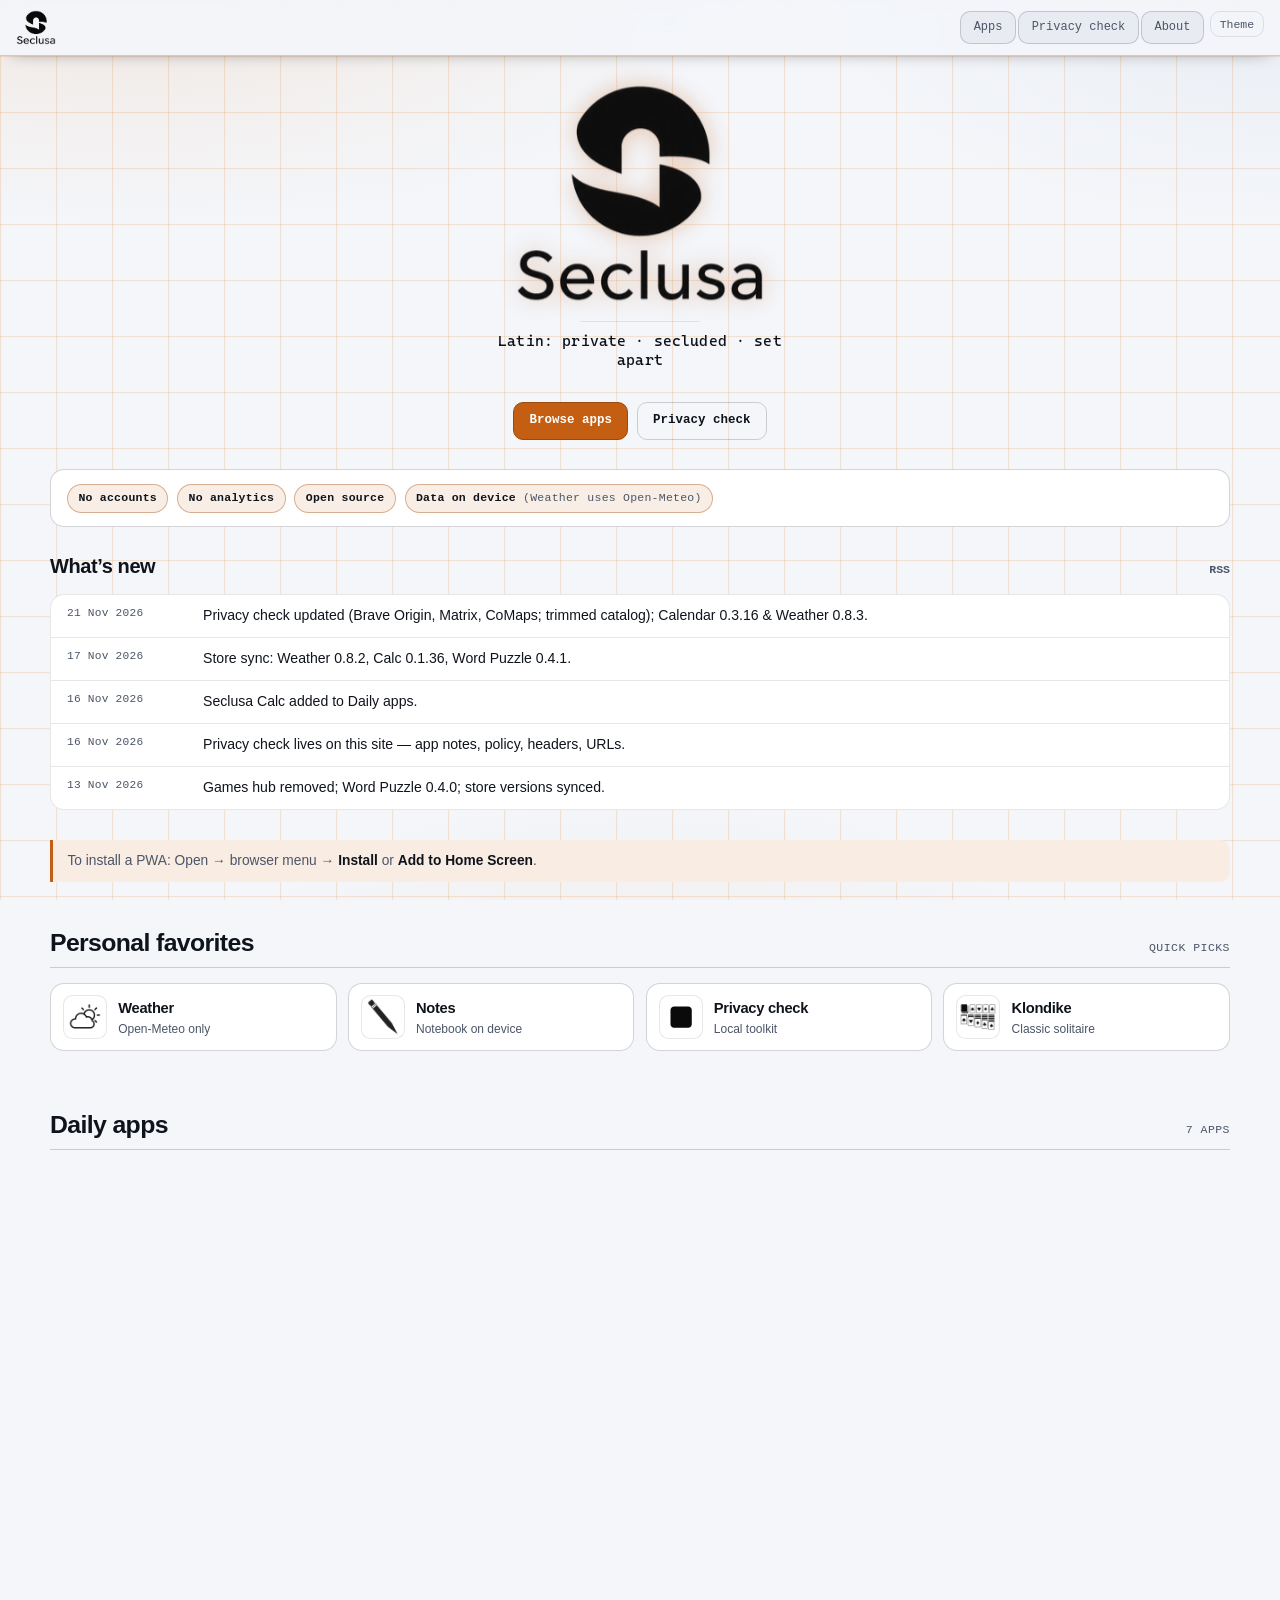
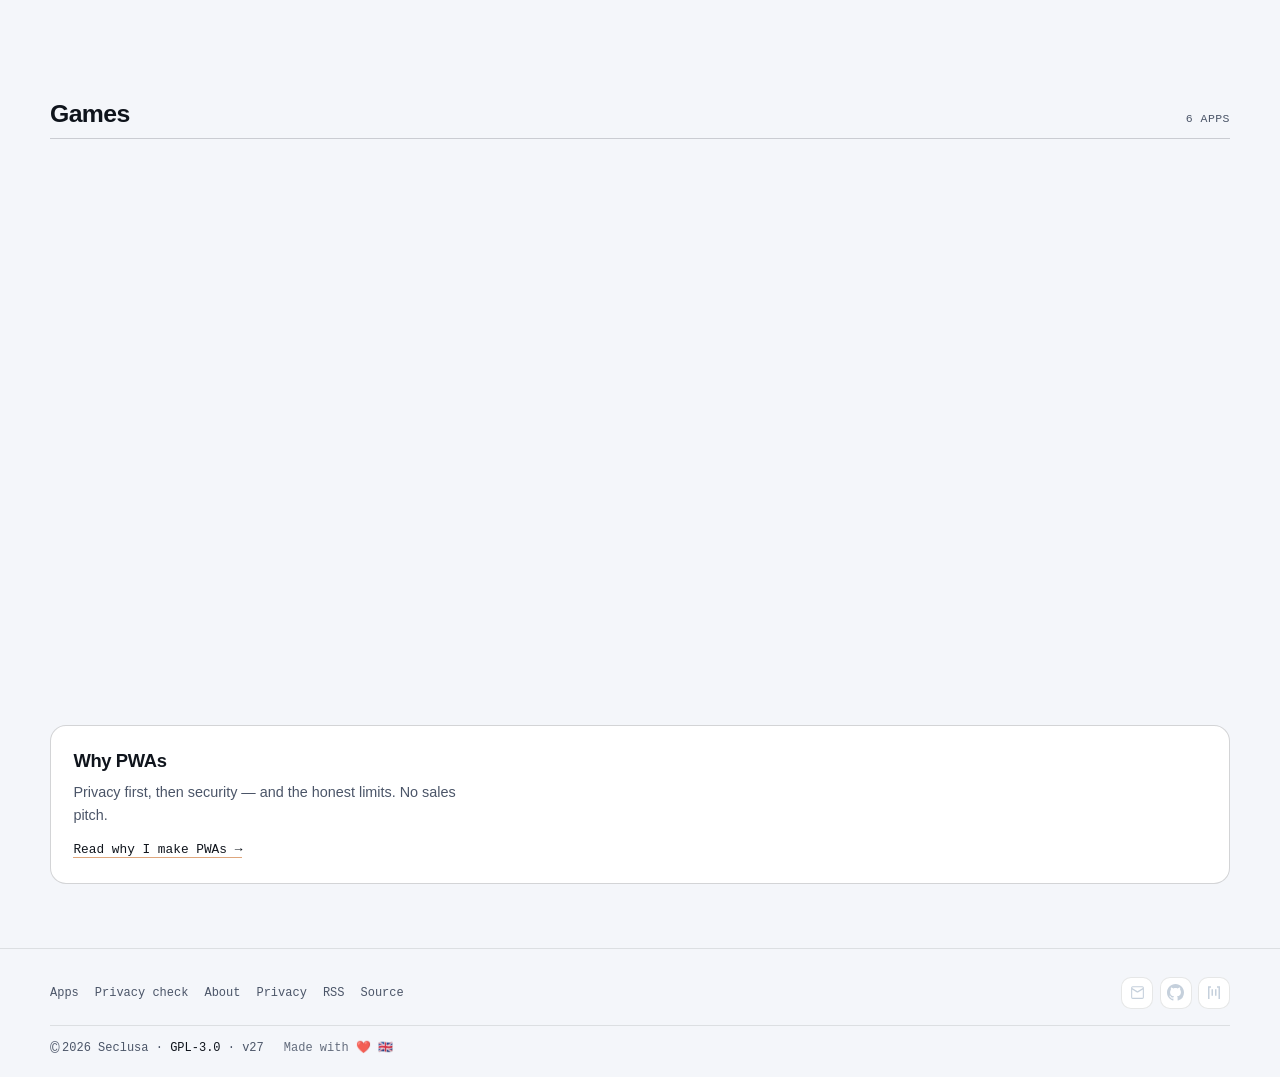
<file: apps/index.html>
<!DOCTYPE html>
<html lang="en">
<head>
  <meta charset="utf-8">
  <meta name="viewport" content="width=device-width, initial-scale=1, viewport-fit=cover">
  <meta name="referrer" content="no-referrer">
  <meta http-equiv="Permissions-Policy" content="camera=(), microphone=(), geolocation=(), payment=(), usb=(), interest-cohort=()">
  <meta http-equiv="Content-Security-Policy" content="default-src 'self'; base-uri 'self'; form-action 'self'; object-src 'none'; img-src 'self'; font-src 'self'; style-src 'self'; script-src 'self'; worker-src 'self'; connect-src 'self'; manifest-src 'self'; upgrade-insecure-requests">
  <title>Apps | Seclusa</title>
  <link rel="canonical" href="https://ambr3.github.io/site/#apps">
  <meta http-equiv="refresh" content="0; url=../#apps">
</head>
<body>
  <p><a href="../#apps">Apps live on the home page.</a></p>
</body>
</html>
</file>
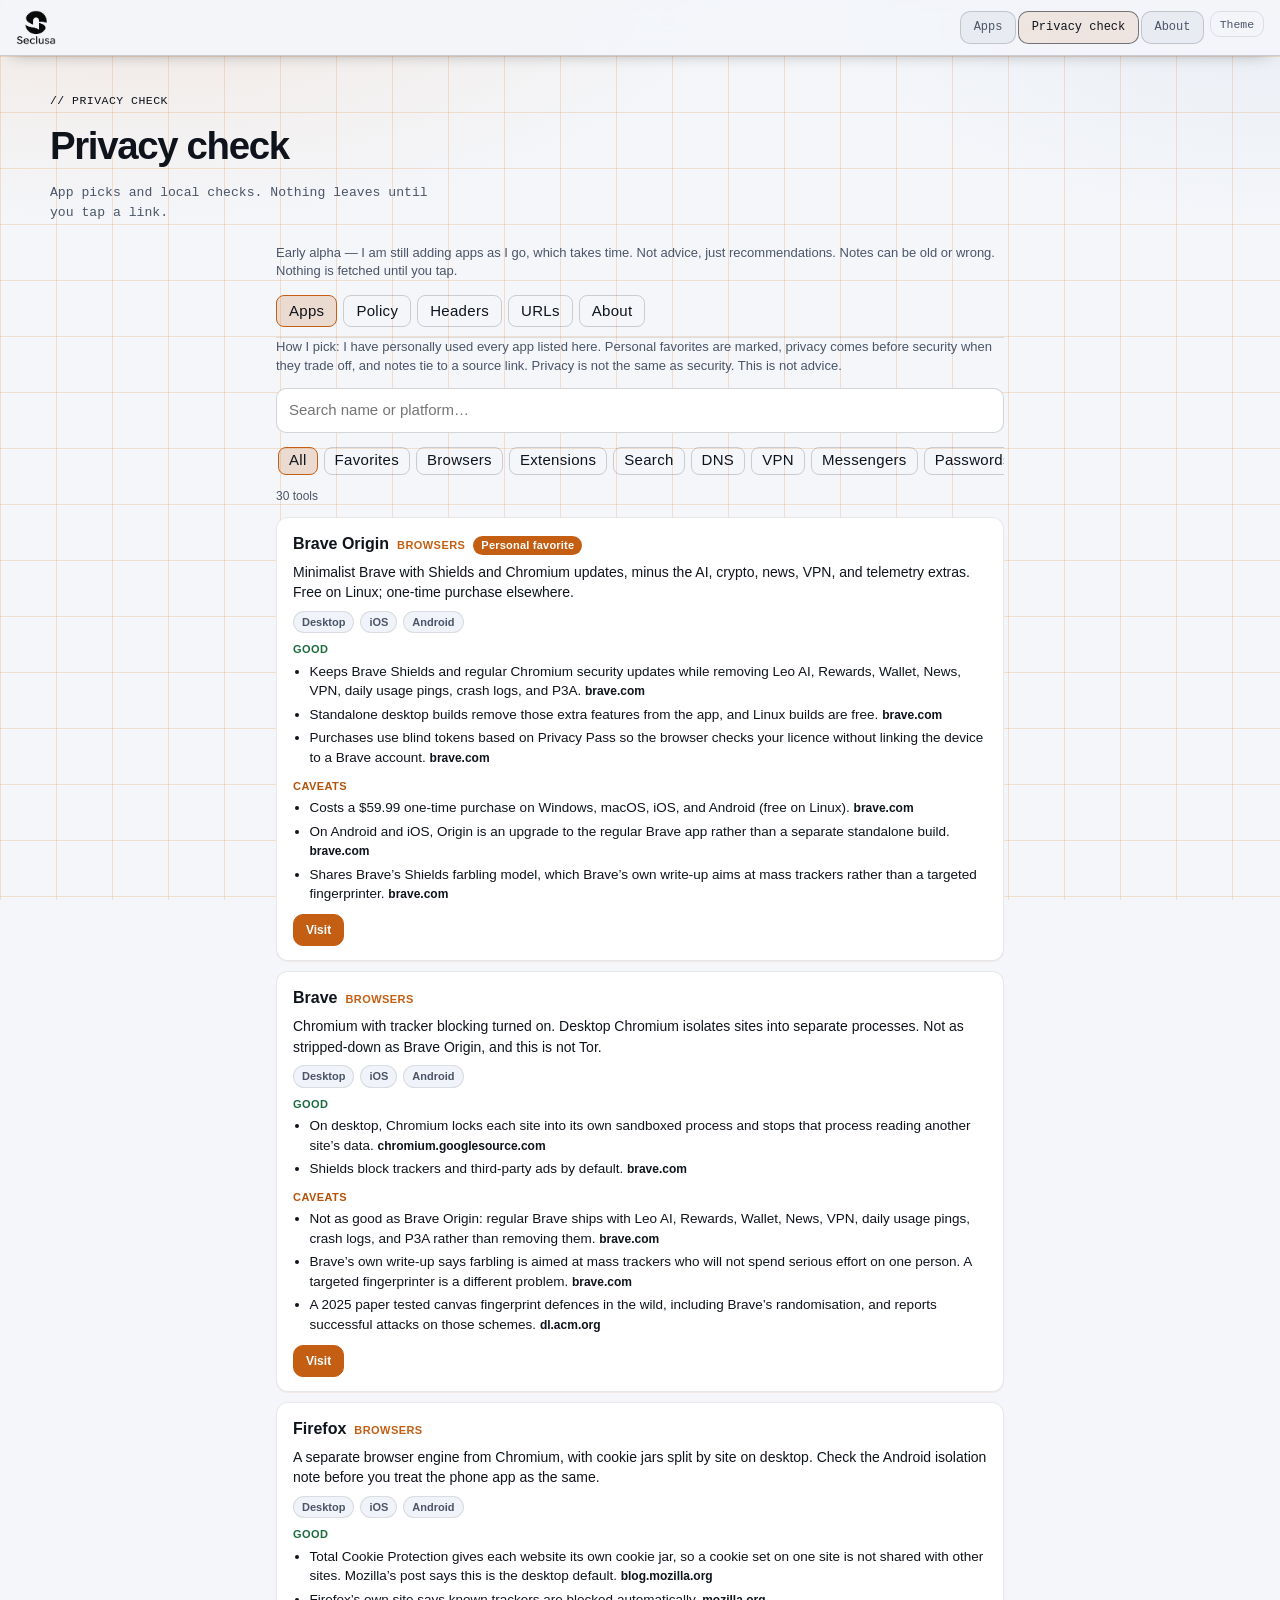
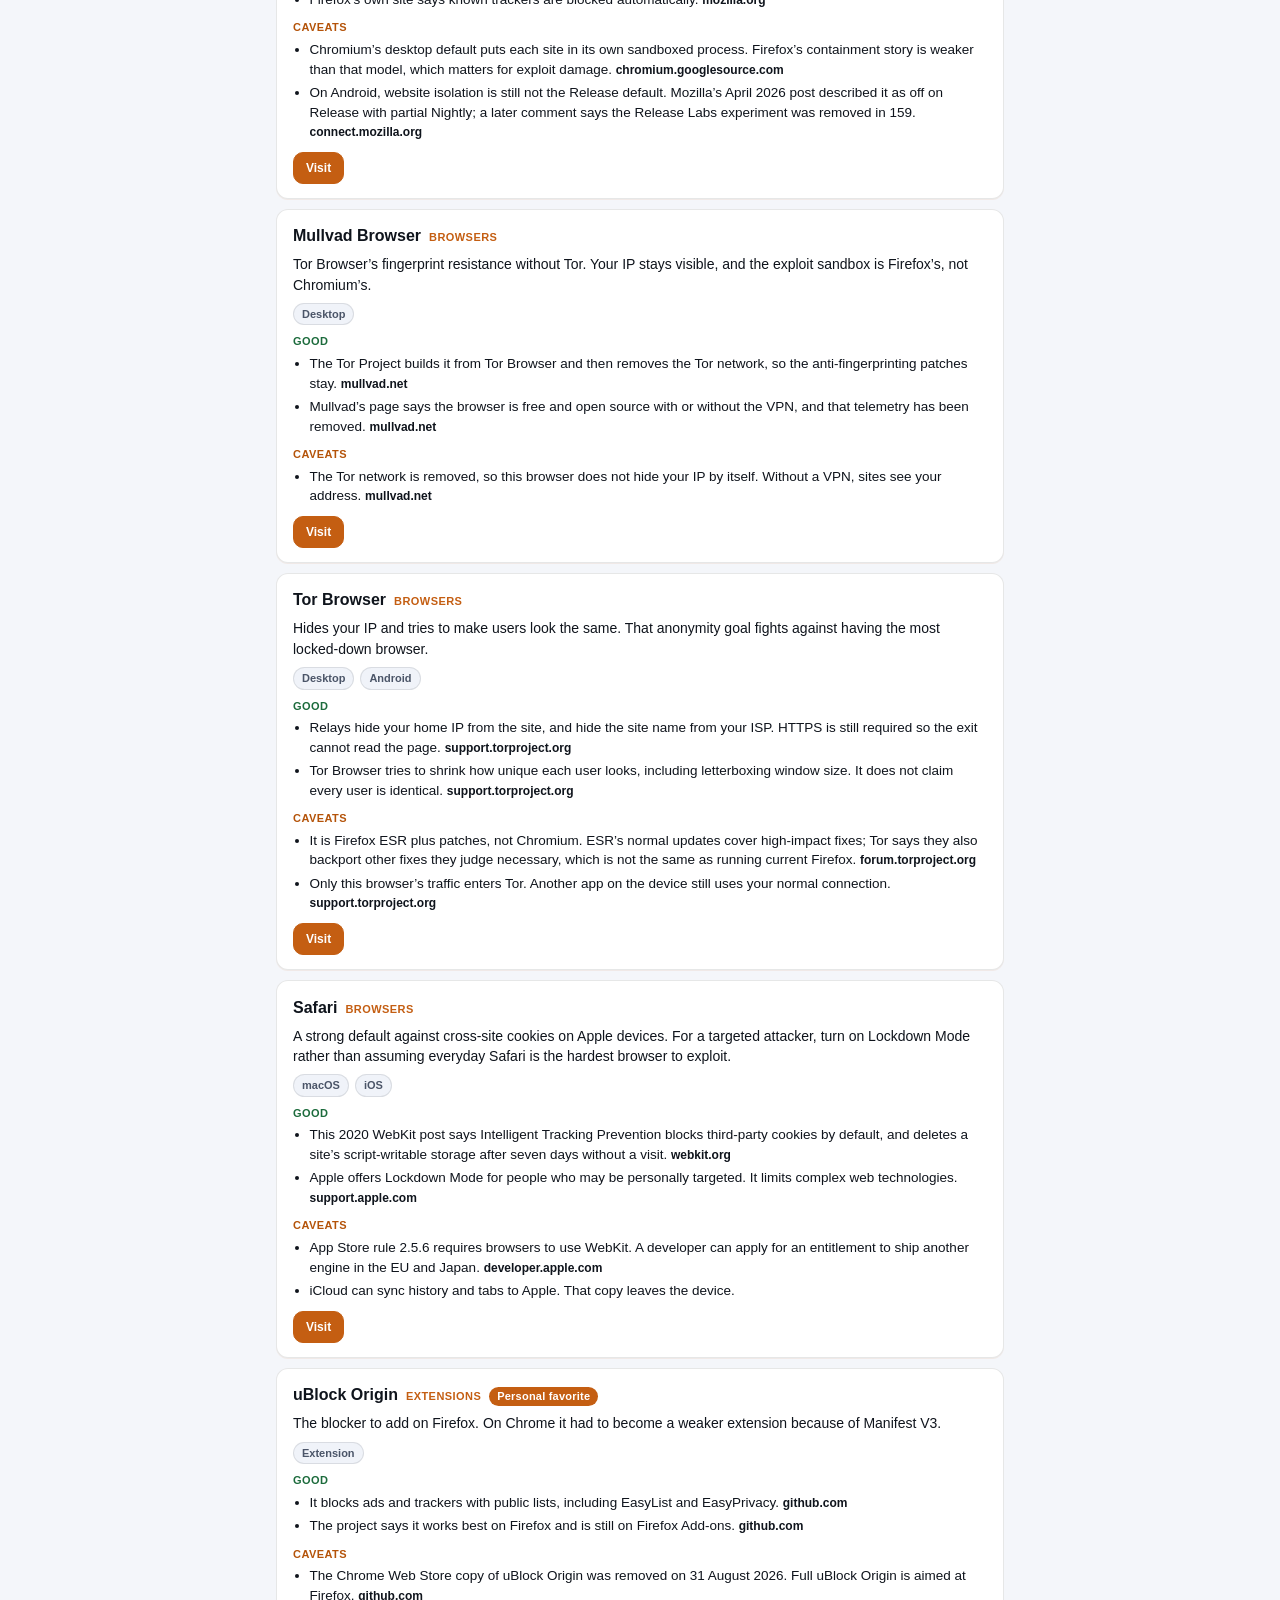
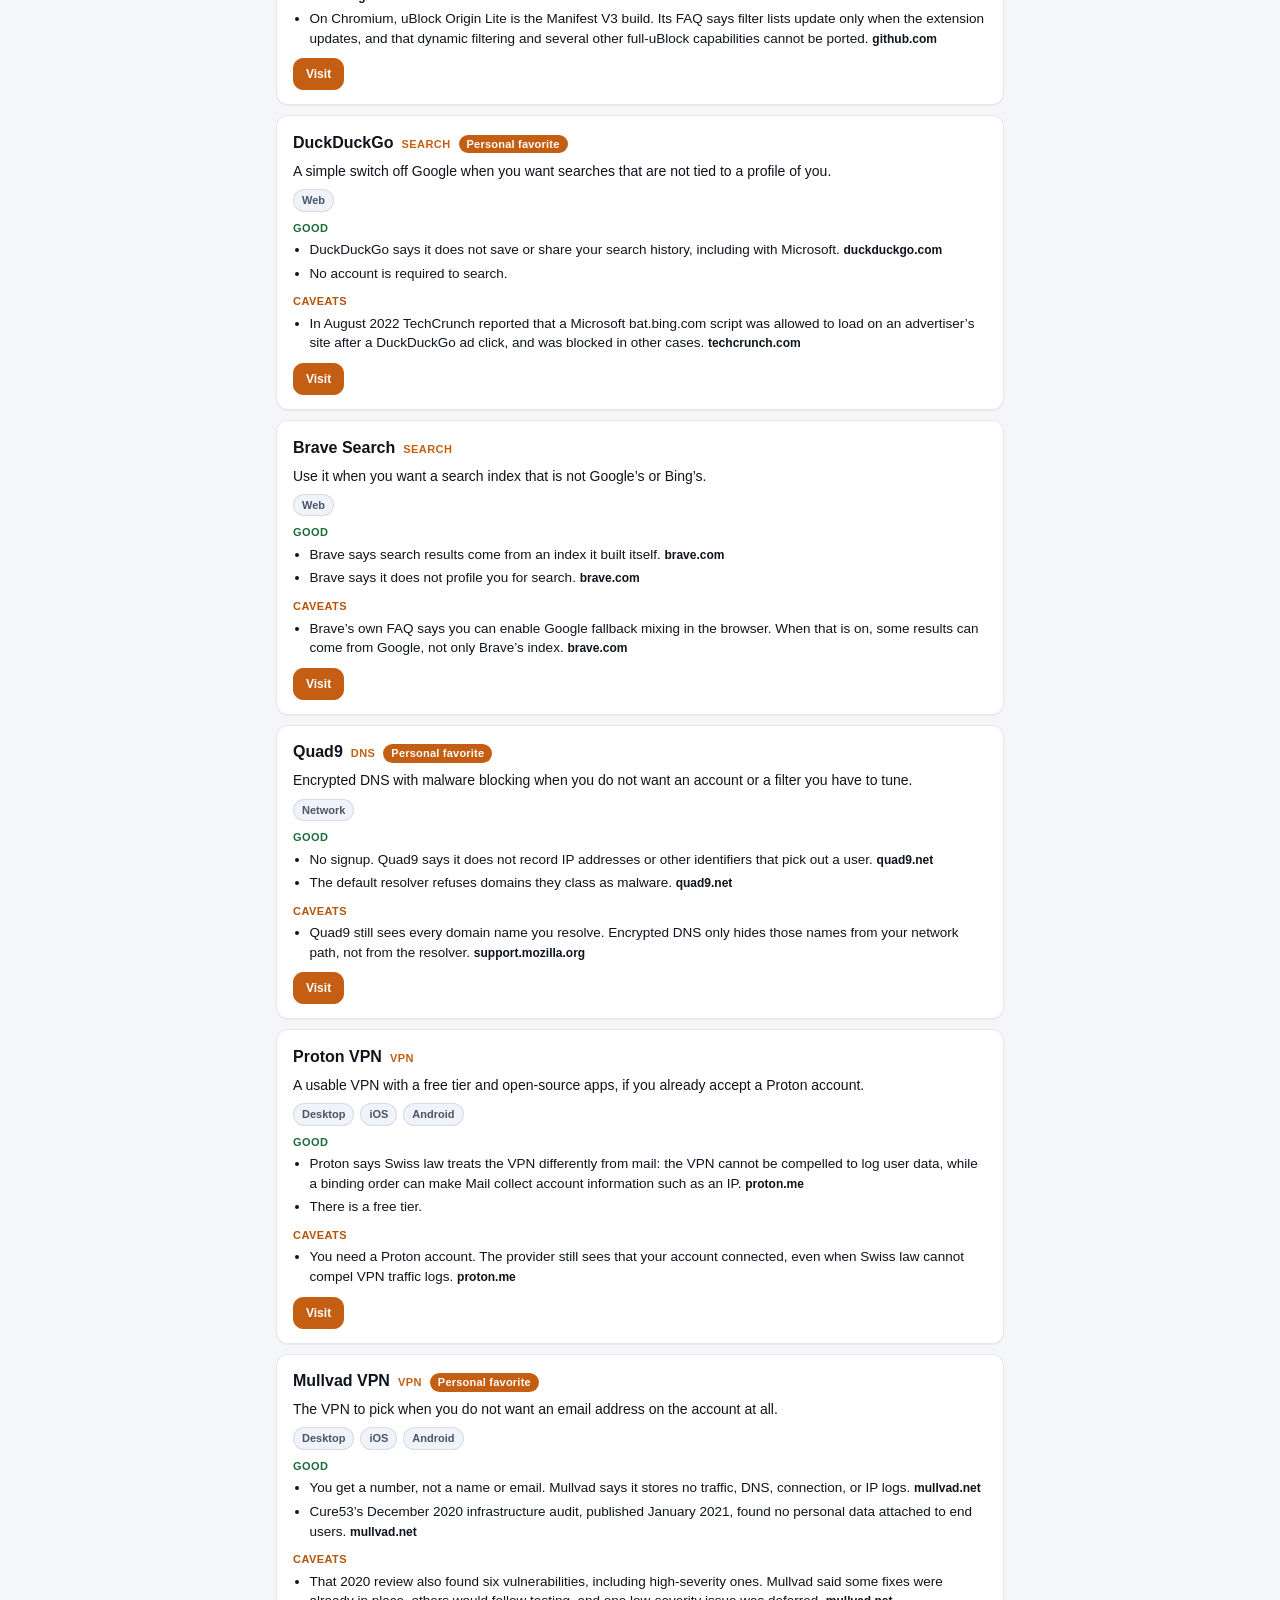
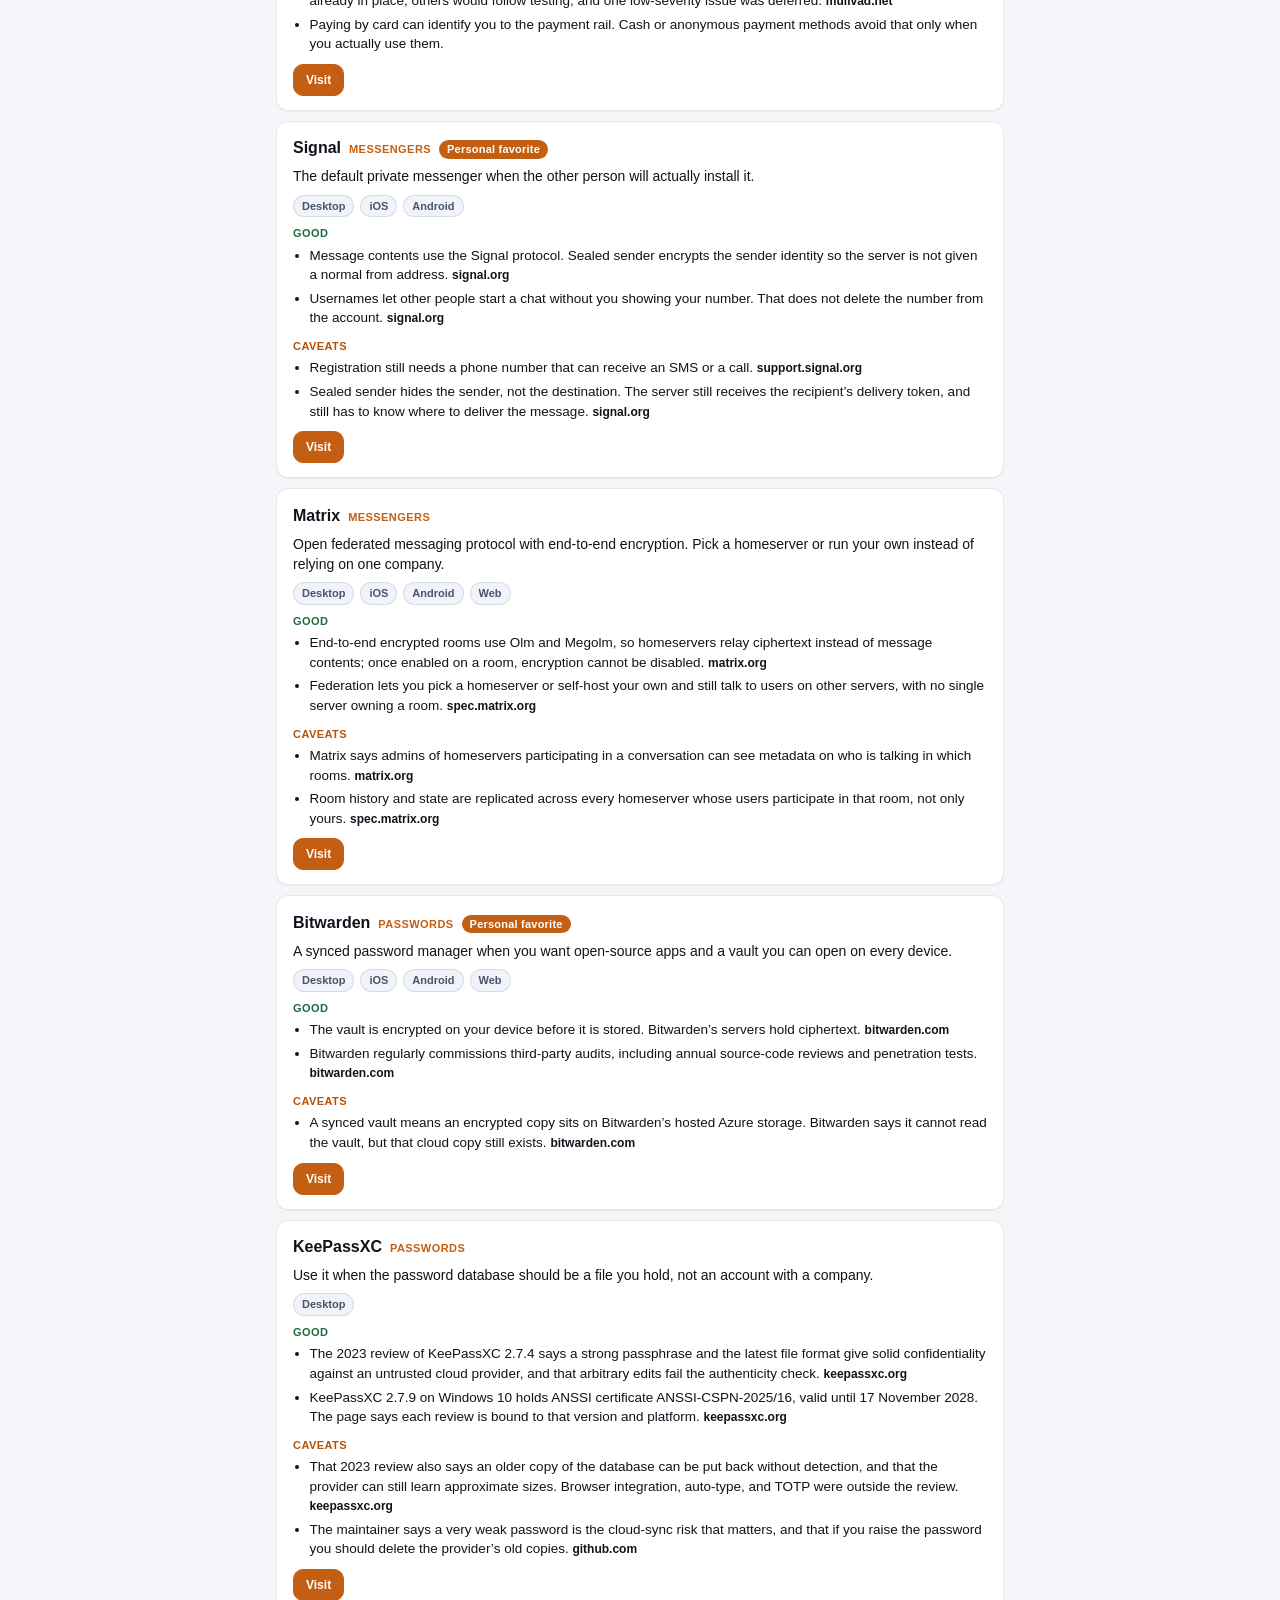
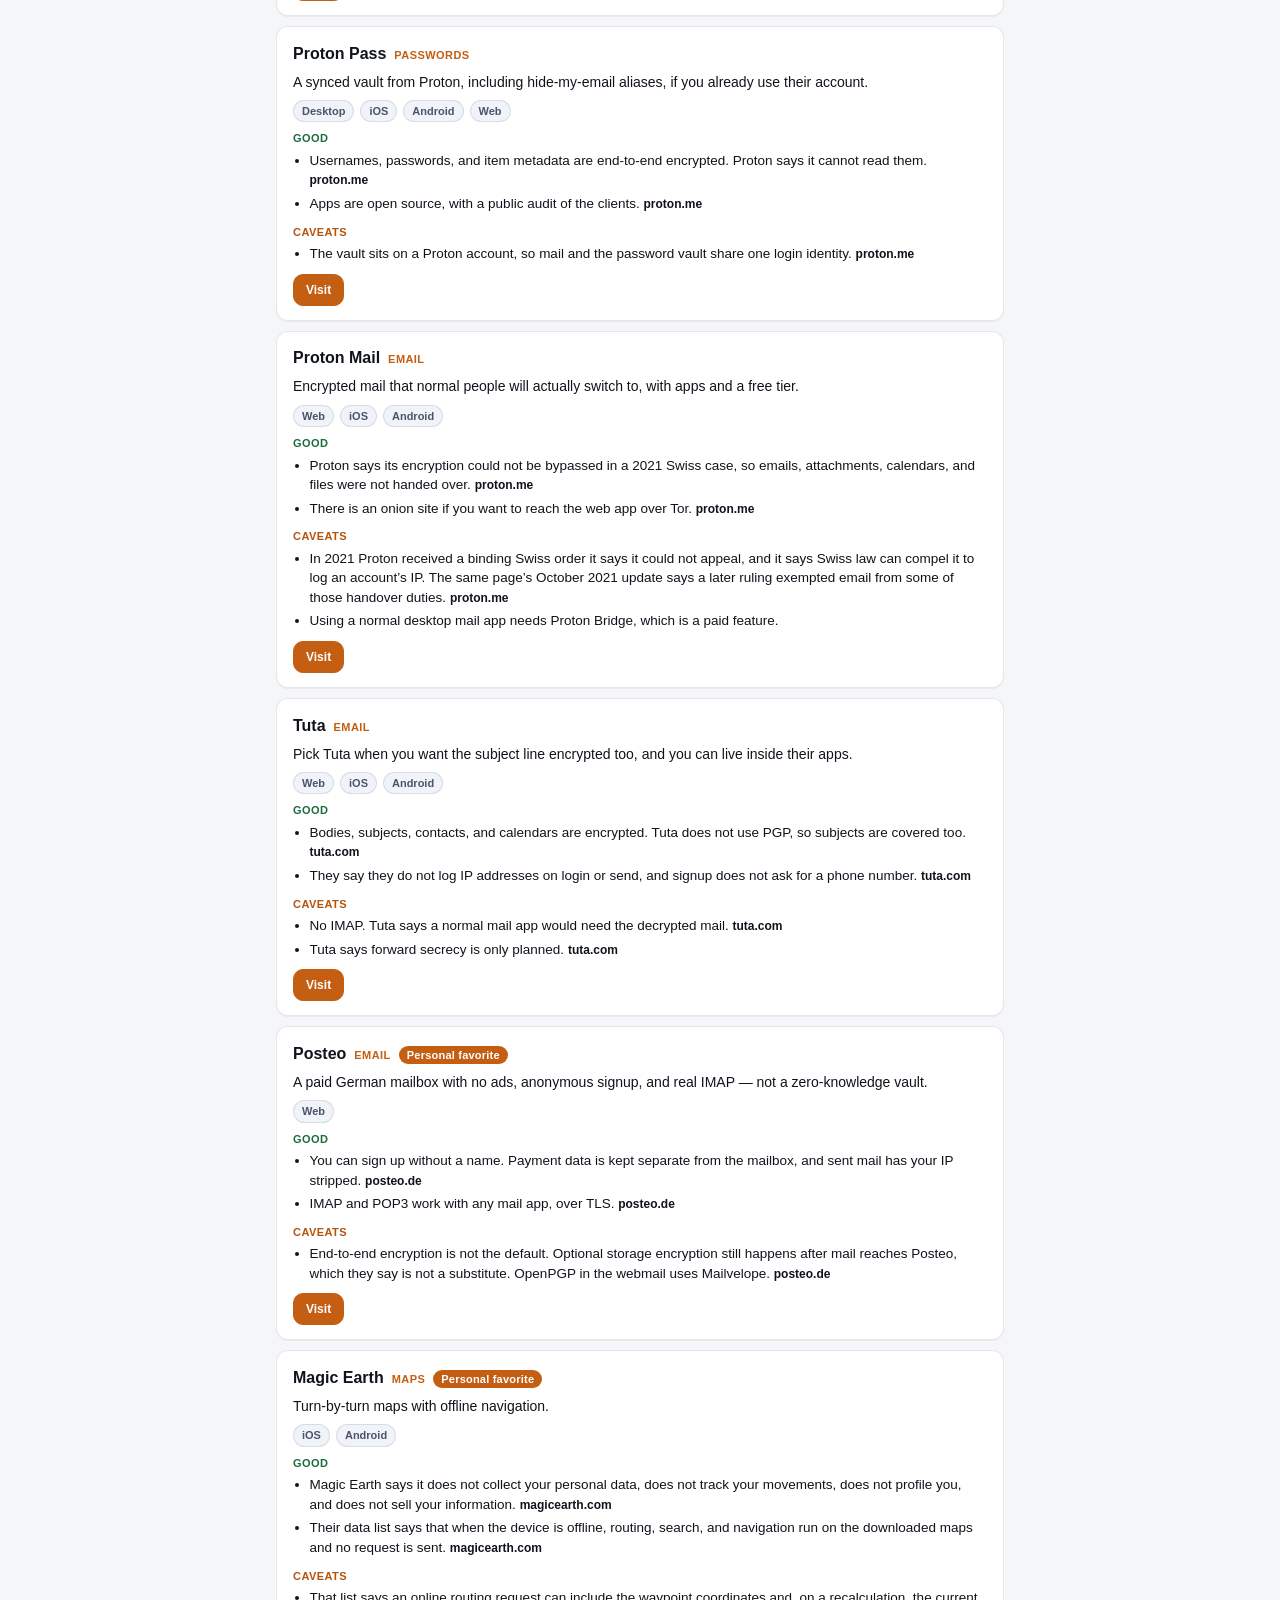
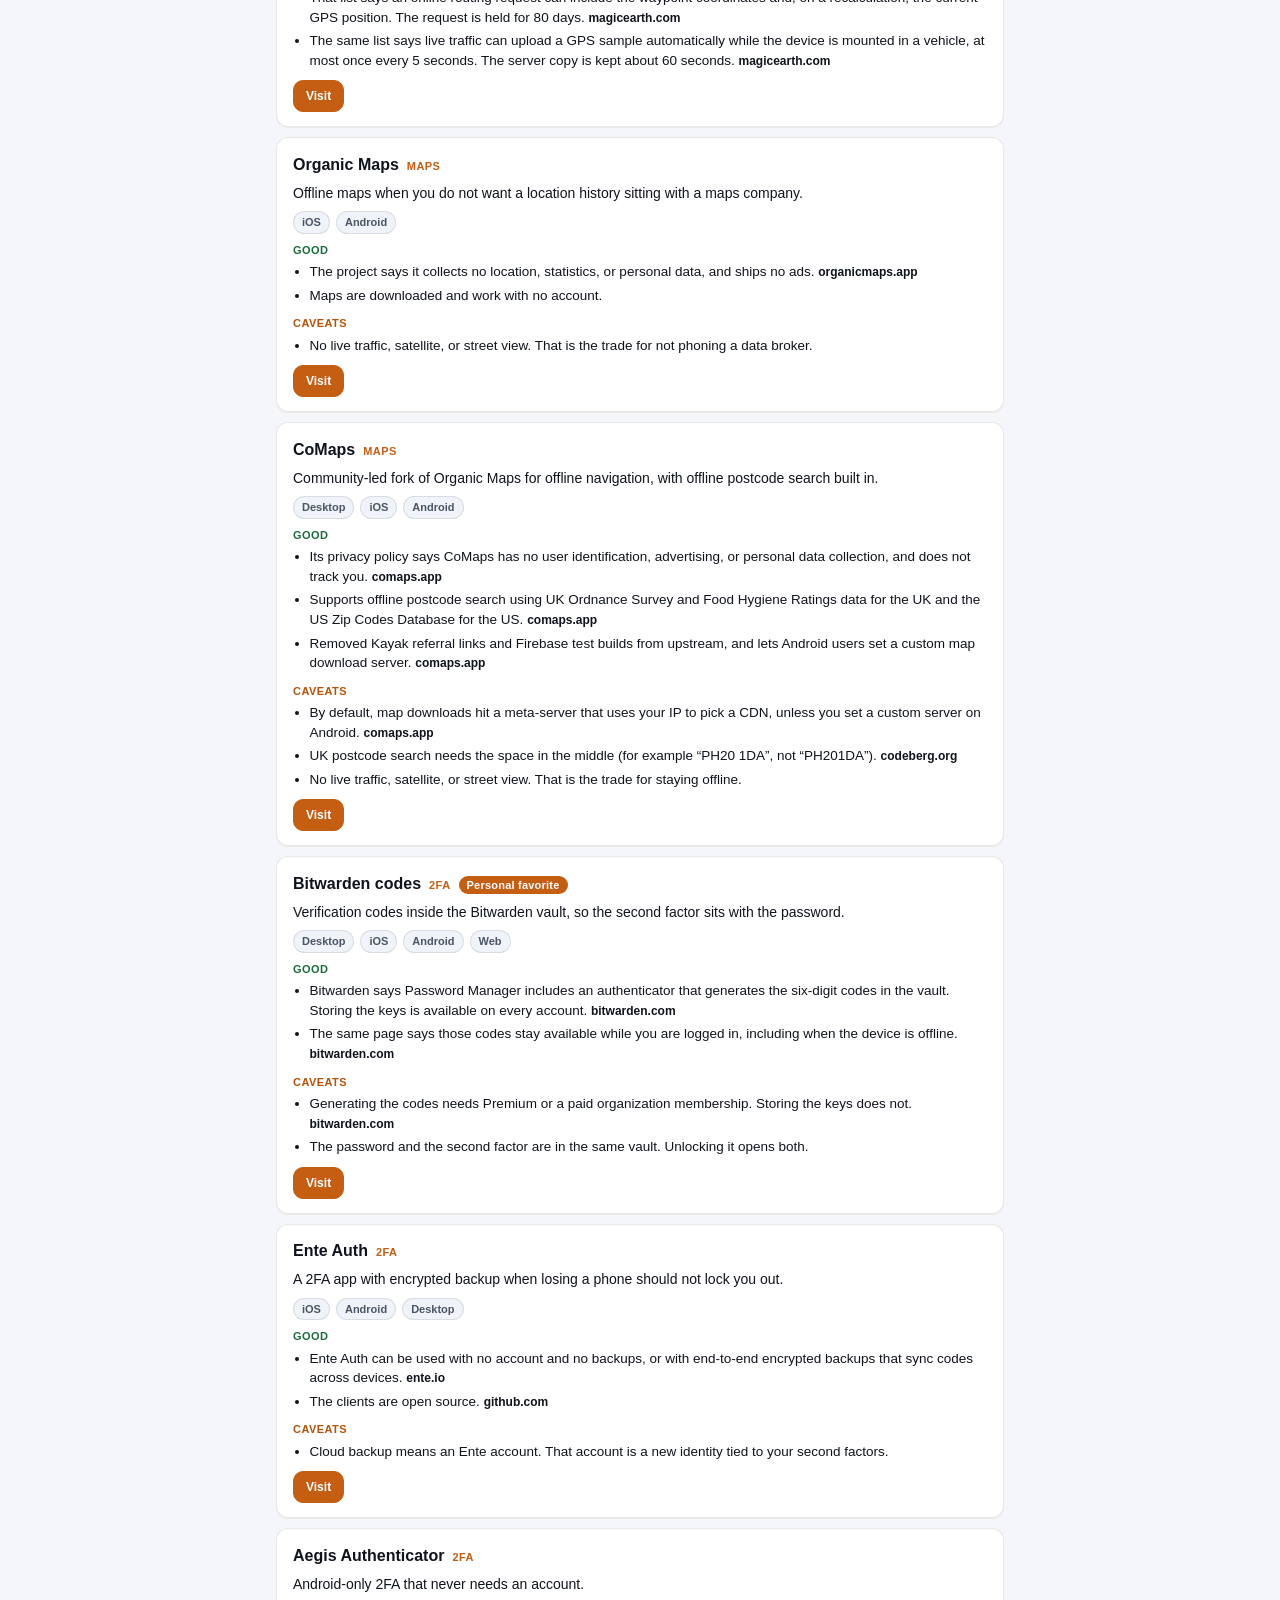
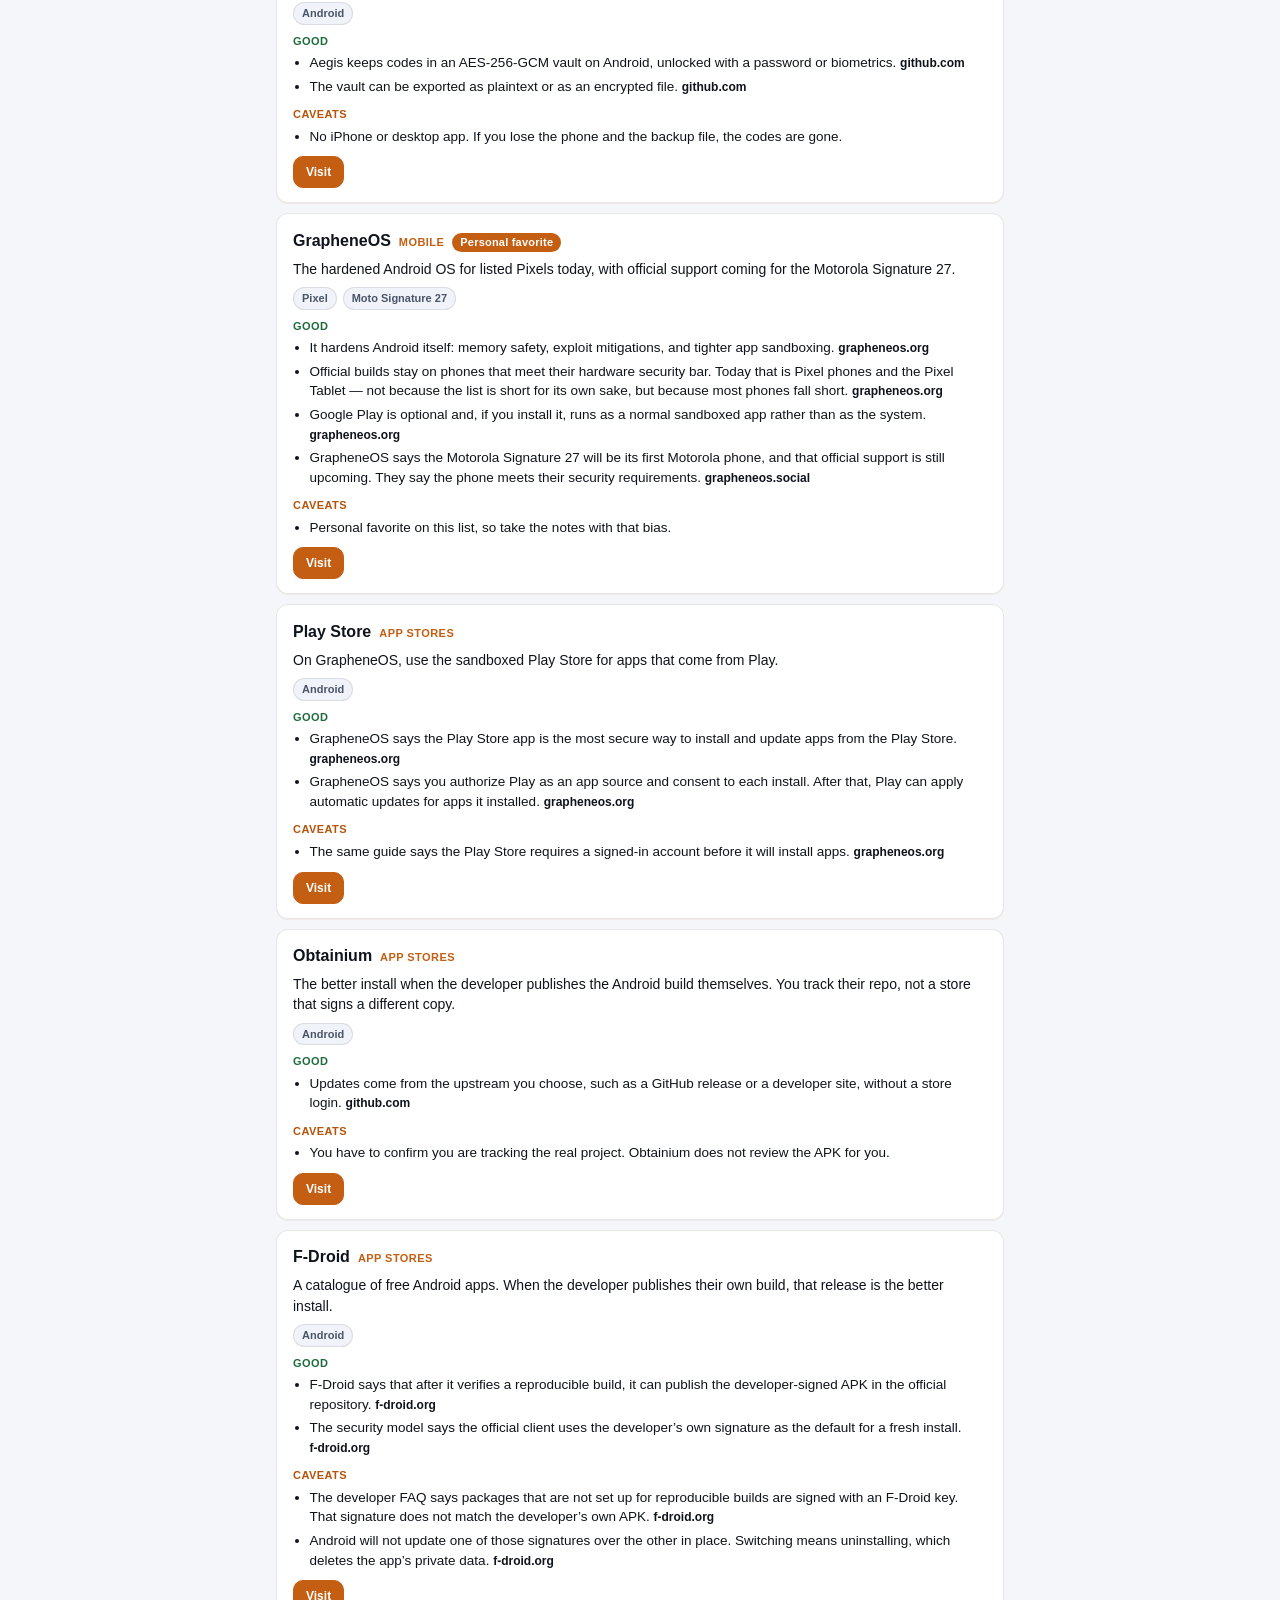
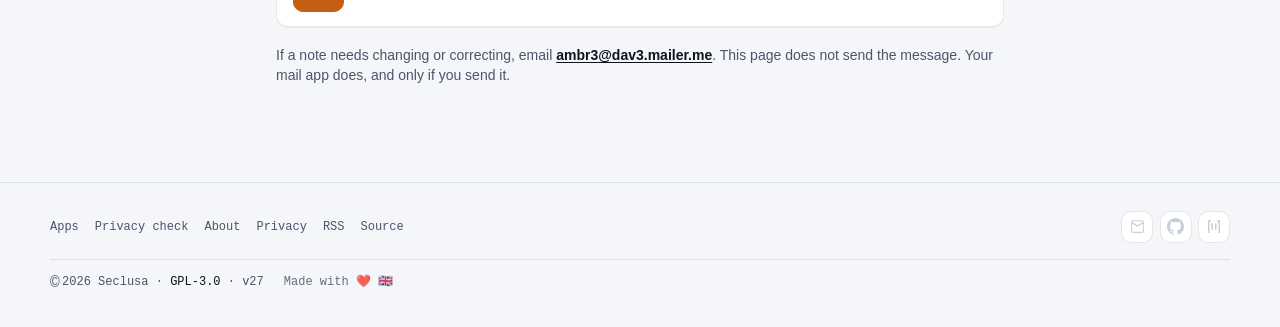
<file: check/index.html>
<!DOCTYPE html>
<html lang="en">
<head>
  <meta charset="utf-8">
  <meta name="viewport" content="width=device-width, initial-scale=1, viewport-fit=cover">
  <meta name="description" content="Local privacy toolkit on Seclusa: policy scan, email headers, URL checks, and app notes. Checks stay on this device. Links leave only when you tap them.">
  <meta name="theme-color" content="#070b12">
  <meta name="referrer" content="no-referrer">
  <meta http-equiv="Permissions-Policy" content="camera=(), microphone=(), geolocation=(), payment=(), usb=(), interest-cohort=()">
  <meta http-equiv="Content-Security-Policy" content="default-src 'self'; base-uri 'self'; form-action 'self'; object-src 'none'; img-src 'self'; font-src 'self'; style-src 'self'; script-src 'self'; worker-src 'self'; connect-src 'self'; manifest-src 'self'; upgrade-insecure-requests">
  <title>Privacy check | Seclusa</title>
  <link rel="canonical" href="https://ambr3.github.io/site/check/">
  <meta property="og:type" content="website">
  <meta property="og:site_name" content="Seclusa">
  <meta property="og:title" content="Privacy check | Seclusa">
  <meta property="og:description" content="Local privacy toolkit: policy, headers, URLs, and app notes. Checks stay on this device.">
  <meta property="og:url" content="https://ambr3.github.io/site/check/">
  <meta property="og:image" content="https://ambr3.github.io/site/icons/social.png">
  <meta name="twitter:card" content="summary">
  <meta name="twitter:title" content="Privacy check | Seclusa">
  <meta name="twitter:description" content="Local privacy toolkit: policy, headers, URLs, and app notes. Checks stay on this device.">
  <meta name="twitter:image" content="https://ambr3.github.io/site/icons/social.png">
  <link rel="alternate" type="application/rss+xml" title="Seclusa releases" href="../feed.xml">
  <link rel="icon" type="image/png" sizes="192x192" href="../icons/icon-192.png?v=27">
  <link rel="apple-touch-icon" href="../icons/apple-touch-icon.png?v=27">
  <script src="../js/theme-boot.js?v=27"></script>
  <link rel="stylesheet" href="../css/site.css?v=27">
  <link rel="stylesheet" href="css/check.css?v=27">
</head>
<body data-site-v="27">
  <nav class="site-nav" aria-label="Primary">
    <a class="brand" href="../">
      <img class="brand-mark" src="../icons/icon-192.png?v=27" width="40" height="40" alt="Seclusa">
    </a>
    <ul class="links">
      <li><a href="../#apps">Apps</a></li>
      <li><a href="./" aria-current="page">Privacy check</a></li>
      <li><a href="../about/">About</a></li>
      <li class="theme-menu">
        <button type="button" class="theme-toggle" data-theme-toggle aria-expanded="false" aria-haspopup="dialog" aria-controls="theme-sheet">Theme</button>
        <div class="theme-sheet" id="theme-sheet" data-theme-sheet role="dialog" aria-label="Theme" hidden>
          <p class="theme-sheet__label">Mode</p>
          <div class="theme-sheet__row" role="radiogroup" aria-label="Colour mode">
            <button type="button" role="radio" data-theme-opt="system" aria-checked="false">System</button>
            <button type="button" role="radio" data-theme-opt="light" aria-checked="false">Light</button>
            <button type="button" role="radio" data-theme-opt="dark" aria-checked="false">Dark</button>
          </div>
        </div>
      </li>
    </ul>
  </nav>

  <main>
    <header class="page-head wrap">
      <p class="label">// Privacy check</p>
      <h1>Privacy check</h1>
      <p class="sub">App picks and local checks. Nothing leaves until you tap a link.</p>
    </header>

    <div class="check-kit">
      <p class="check-note">Early alpha — I am still adding apps as I go, which takes time. Not advice, just recommendations. Notes can be old or wrong. Nothing is fetched until you tap.</p>
      <div class="tool-row mt12" id="tool-row" role="tablist" aria-label="Tools">
        <button type="button" class="tool-chip" role="tab" id="tab-apps" aria-controls="panel-apps" aria-selected="true" tabindex="0" data-tool="apps">Apps</button>
        <button type="button" class="tool-chip" role="tab" id="tab-policy" aria-controls="panel-policy" aria-selected="false" tabindex="-1" data-tool="policy">Policy</button>
        <button type="button" class="tool-chip" role="tab" id="tab-headers" aria-controls="panel-headers" aria-selected="false" tabindex="-1" data-tool="headers">Headers</button>
        <button type="button" class="tool-chip" role="tab" id="tab-urls" aria-controls="panel-urls" aria-selected="false" tabindex="-1" data-tool="urls">URLs</button>
        <button type="button" class="tool-chip" role="tab" id="tab-about" aria-controls="panel-about" aria-selected="false" tabindex="-1" data-tool="about">About</button>
      </div>

      <section class="panel" id="panel-apps" role="tabpanel" aria-labelledby="tab-apps">
        <h2 class="visually-hidden">App recommendations</h2>
        <p class="check-note">How I pick: I have personally used every app listed here. Personal favorites are marked, privacy comes before security when they trade off, and notes tie to a source link. Privacy is not the same as security. This is not advice.</p>
        <label class="field mt12">
          <span class="visually-hidden">Search</span>
          <input type="search" id="apps-search" placeholder="Search name or platform…" autocomplete="off" spellcheck="false">
        </label>
        <div class="apps-filters mt12" id="apps-filters" role="group" aria-label="Category"></div>
        <p class="apps-count meta" id="apps-count" aria-live="polite"></p>
        <div class="apps-list mt12" id="apps-list"></div>
        <p class="apps-contact">If a note needs changing or correcting, email <a href="mailto:ambr3@dav3.mailer.me">ambr3@dav3.mailer.me</a>. This page does not send the message. Your mail app does, and only if you send it.</p>
      </section>

      <section class="panel hidden" id="panel-policy" role="tabpanel" aria-labelledby="tab-policy" hidden>
        <h2 class="panel-title">Privacy policy scan</h2>
        <p class="panel-hint">Paste a policy. Local keyword heuristics flag risky clauses — not legal advice.</p>
        <label class="field">
          <span class="field-label">Policy text</span>
          <textarea id="policy-input" rows="12" spellcheck="false" placeholder="Paste the privacy policy here…"></textarea>
        </label>
        <div class="buttonrow mt12">
          <button type="button" class="btn primary" id="btn-policy-scan">Scan</button>
          <button type="button" class="btn" id="btn-policy-sample">Try sample</button>
          <button type="button" class="btn" id="btn-policy-clear">Clear</button>
          <label class="btn file-btn">
            Load .txt
            <input type="file" id="policy-file" accept=".txt,text/plain" hidden>
          </label>
        </div>
        <div id="policy-result" class="result-block mt14" hidden></div>
      </section>

      <section class="panel hidden" id="panel-headers" role="tabpanel" aria-labelledby="tab-headers" hidden>
        <h2 class="panel-title">Email header check</h2>
        <p class="panel-hint">Paste raw message headers. Parses auth results and common leak signals offline.</p>
        <label class="field">
          <span class="field-label">Raw headers</span>
          <textarea id="headers-input" rows="12" spellcheck="false" placeholder="Paste email headers here…"></textarea>
        </label>
        <div class="buttonrow mt12">
          <button type="button" class="btn primary" id="btn-headers-scan">Check</button>
          <button type="button" class="btn" id="btn-headers-sample">Try sample</button>
          <button type="button" class="btn" id="btn-headers-clear">Clear</button>
        </div>
        <div id="headers-result" class="result-block mt14" hidden></div>
      </section>

      <section class="panel hidden" id="panel-urls" role="tabpanel" aria-labelledby="tab-urls" hidden>
        <h2 class="panel-title">URL / HTTPS check</h2>
        <p class="panel-hint">One URL per line. Local checks only — no remote fetch or certificate lookup.</p>
        <label class="field">
          <span class="field-label">URLs</span>
          <textarea id="urls-input" rows="8" spellcheck="false" placeholder="https://example.com/page?utm_source=…"></textarea>
        </label>
        <div class="buttonrow mt12">
          <button type="button" class="btn primary" id="btn-urls-scan">Check</button>
          <button type="button" class="btn" id="btn-urls-sample">Try sample</button>
          <button type="button" class="btn" id="btn-urls-scrub">Scrub tracking params</button>
          <button type="button" class="btn" id="btn-urls-clear">Clear</button>
        </div>
        <div id="urls-result" class="result-block mt14" hidden></div>
      </section>

      <section class="panel hidden" id="panel-about" role="tabpanel" aria-labelledby="tab-about" hidden>
        <h2 class="panel-title">About</h2>
        <p>Pasted policies, headers and URLs are not saved and never leave this device. These tools do not call the network. The Seclusa site may cache its own files so pages work offline. Pasted text is not part of that.</p>
        <p class="mt12">The Apps tab is stored in this page. A source link belongs to the sentence beside it. Corrections: <a href="mailto:ambr3@dav3.mailer.me">ambr3@dav3.mailer.me</a>.</p>
        <p class="mt12">Software is provided as-is, with no warranty. See the <a href="../COPYING.txt">GPL-3.0 licence</a>.</p>
        <p class="mt18"><strong>Coming later</strong></p>
        <ul class="about-list">
          <li>Cookie / Set-Cookie string decoder (still local)</li>
          <li>DNS leak / DoH probes (opt-in network)</li>
          <li>Public IP and location masking hints (opt-in network)</li>
          <li>WebRTC leak check (opt-in network)</li>
        </ul>
        <p class="mt12 muted-note">Network checks need named hosts in the CSP, like Seclusa Weather. They are not in this build.</p>
        <p class="status mt14" id="status" role="status" aria-live="polite"></p>
      </section>
    </div>
  </main>

  <footer class="site-footer">
    <div class="foot-inner">
      <div class="foot-top">
        <nav class="foot-map" aria-label="Site">
          <a href="../#apps">Apps</a>
          <a href="./">Privacy check</a>
          <a href="../about/">About</a>
          <a href="../privacy/">Privacy</a>
          <a href="../feed.xml">RSS</a>
          <a href="https://github.com/ambr3" rel="noopener noreferrer">Source</a>
        </nav>
        <div class="foot-social" aria-label="Profiles">
          <a class="foot-ico" href="mailto:ambr3@dav3.mailer.me" aria-label="Email" title="Email">
            <img src="../icons/email.svg" alt="" width="20" height="20">
          </a>
          <a class="foot-ico" href="https://github.com/ambr3" rel="noopener noreferrer" aria-label="GitHub" title="GitHub">
            <img src="../icons/github.svg" alt="" width="20" height="20">
          </a>
          <a class="foot-ico" href="https://matrix.to/#/@solair3:matrix.org" rel="noopener noreferrer" aria-label="Matrix" title="Matrix">
            <img src="../icons/matrix.svg" alt="" width="20" height="20">
          </a>
        </div>
      </div>
      <div class="foot-bottom">
        <p class="foot-legal"><span class="foot-legal__mark" aria-hidden="true">©</span><span class="foot-legal__text">2026 Seclusa · <a href="../COPYING.txt">GPL-3.0</a> · <span class="foot-ver">v27</span></span></p>
        <p class="foot-credit">Made with ❤️ 🇬🇧</p>
      </div>
    </div>
  </footer>

  <div class="toast" id="toast" role="status" aria-live="polite" hidden></div>

  <script src="../js/site.js?v=27"></script>
  <script src="js/policy.js?v=27"></script>
  <script src="js/headers.js?v=27"></script>
  <script src="js/urls.js?v=27"></script>
  <script src="js/samples.js?v=27"></script>
  <script src="js/apps.js?v=27"></script>
  <script src="js/check.js?v=27"></script>
</body>
</html>
</file>
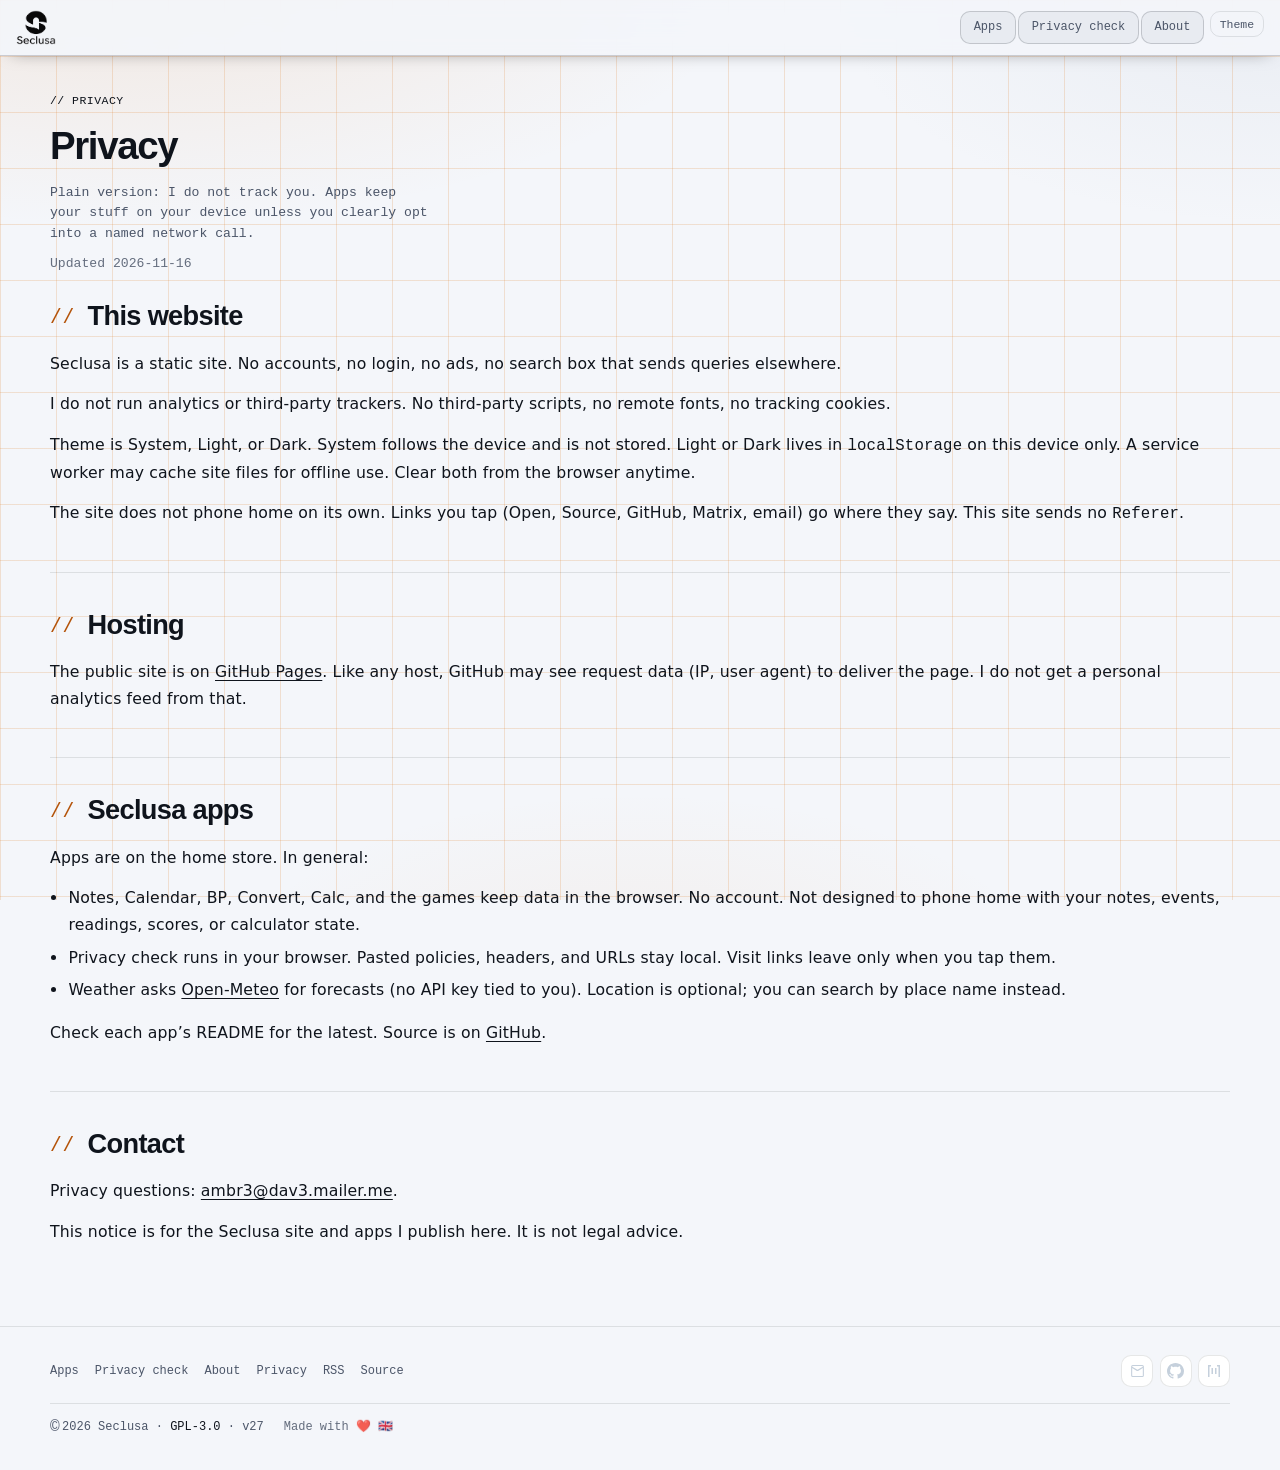
<file: privacy/index.html>
<!DOCTYPE html>
<html lang="en">
<head>
  <meta charset="utf-8">
  <meta name="viewport" content="width=device-width, initial-scale=1, viewport-fit=cover">
  <meta name="description" content="Seclusa privacy notice | no trackers, local-first apps.">
  <meta name="theme-color" content="#070b12">
  <meta name="referrer" content="no-referrer">
  <meta http-equiv="Permissions-Policy" content="camera=(), microphone=(), geolocation=(), payment=(), usb=(), interest-cohort=()">
  <meta http-equiv="Content-Security-Policy" content="default-src 'self'; base-uri 'self'; form-action 'self'; object-src 'none'; img-src 'self'; font-src 'self'; style-src 'self'; script-src 'self'; worker-src 'self'; connect-src 'self'; manifest-src 'self'; upgrade-insecure-requests">
  <title>Privacy | Seclusa</title>
  <link rel="canonical" href="https://ambr3.github.io/site/privacy/">
  <meta property="og:type" content="website">
  <meta property="og:site_name" content="Seclusa">
  <meta property="og:title" content="Privacy | Seclusa">
  <meta property="og:description" content="Seclusa privacy notice | no trackers, local-first apps.">
  <meta property="og:url" content="https://ambr3.github.io/site/privacy/">
  <meta property="og:image" content="https://ambr3.github.io/site/icons/social.png">
  <meta name="twitter:card" content="summary">
  <meta name="twitter:title" content="Privacy | Seclusa">
  <meta name="twitter:description" content="Seclusa privacy notice | no trackers, local-first apps.">
  <meta name="twitter:image" content="https://ambr3.github.io/site/icons/social.png">
  <link rel="alternate" type="application/rss+xml" title="Seclusa releases" href="../feed.xml">
  <link rel="icon" type="image/png" sizes="192x192" href="../icons/icon-192.png?v=27">
  <link rel="apple-touch-icon" href="../icons/apple-touch-icon.png?v=27">
  <script src="../js/theme-boot.js?v=27"></script>
  <link rel="stylesheet" href="../css/site.css?v=27">
</head>
<body data-site-v="27">
  <nav class="site-nav" aria-label="Primary">
    <a class="brand" href="../">
      <img class="brand-mark" src="../icons/icon-192.png?v=27" width="40" height="40" alt="Seclusa">
    </a>
    <ul class="links">
      <li><a href="../#apps">Apps</a></li>
      <li><a href="../check/">Privacy check</a></li>
      <li><a href="../about/">About</a></li>
      <li class="theme-menu">
        <button type="button" class="theme-toggle" data-theme-toggle aria-expanded="false" aria-haspopup="dialog" aria-controls="theme-sheet">Theme</button>
        <div class="theme-sheet" id="theme-sheet" data-theme-sheet role="dialog" aria-label="Theme" hidden>
          <p class="theme-sheet__label">Mode</p>
          <div class="theme-sheet__row" role="radiogroup" aria-label="Colour mode">
            <button type="button" role="radio" data-theme-opt="system" aria-checked="false">System</button>
            <button type="button" role="radio" data-theme-opt="light" aria-checked="false">Light</button>
            <button type="button" role="radio" data-theme-opt="dark" aria-checked="false">Dark</button>
          </div>
        </div>
      </li>
    </ul>
  </nav>

  <main>
    <header class="page-head wrap">
      <p class="label">// Privacy</p>
      <h1>Privacy</h1>
      <p class="sub">Plain version: I do not track you. Apps keep your stuff on your device unless you clearly opt into a named network call.</p>
      <p class="privacy-updated">Updated 2026-11-16</p>
    </header>

    <section class="section section--flush wrap" id="privacy">
      <section class="about-section">
        <h2>This website</h2>
        <p>Seclusa is a static site. No accounts, no login, no ads, no search box that sends queries elsewhere.</p>
        <p>I do not run analytics or third-party trackers. No third-party scripts, no remote fonts, no tracking cookies.</p>
        <p>Theme is System, Light, or Dark. System follows the device and is not stored. Light or Dark lives in <code>localStorage</code> on this device only. A service worker may cache site files for offline use. Clear both from the browser anytime.</p>
        <p>The site does not phone home on its own. Links you tap (Open, Source, GitHub, Matrix, email) go where they say. This site sends no <code>Referer</code>.</p>
      </section>
      <section class="about-section">
        <h2>Hosting</h2>
        <p>The public site is on <a href="https://docs.github.com/en/site-policy/privacy-policies/github-general-privacy-statement" rel="noopener noreferrer">GitHub Pages</a>. Like any host, GitHub may see request data (IP, user agent) to deliver the page. I do not get a personal analytics feed from that.</p>
      </section>
      <section class="about-section">
        <h2>Seclusa apps</h2>
        <p>Apps are on the home store. In general:</p>
        <ul>
          <li>Notes, Calendar, BP, Convert, Calc, and the games keep data in the browser. No account. Not designed to phone home with your notes, events, readings, scores, or calculator state.</li>
          <li>Privacy check runs in your browser. Pasted policies, headers, and URLs stay local. Visit links leave only when you tap them.</li>
          <li>Weather asks <a href="https://open-meteo.com/" rel="noopener noreferrer">Open-Meteo</a> for forecasts (no API key tied to you). Location is optional; you can search by place name instead.</li>
        </ul>
        <p>Check each app’s README for the latest. Source is on <a href="https://github.com/ambr3" rel="noopener noreferrer">GitHub</a>.</p>
      </section>
      <section class="about-section">
        <h2>Contact</h2>
        <p>Privacy questions: <a href="mailto:ambr3@dav3.mailer.me" rel="noopener noreferrer">ambr3@dav3.mailer.me</a>.</p>
        <p>This notice is for the Seclusa site and apps I publish here. It is not legal advice.</p>
      </section>
    </section>
  </main>

  <footer class="site-footer">
    <div class="foot-inner">
      <div class="foot-top">
        <nav class="foot-map" aria-label="Site">
          <a href="../#apps">Apps</a>
          <a href="../check/">Privacy check</a>
          <a href="../about/">About</a>
          <a href="./">Privacy</a>
          <a href="../feed.xml">RSS</a>
          <a href="https://github.com/ambr3" rel="noopener noreferrer">Source</a>
        </nav>
<div class="foot-social" aria-label="Profiles">
      <a class="foot-ico" href="mailto:ambr3@dav3.mailer.me" aria-label="Email" title="Email">
        <img src="../icons/email.svg" alt="" width="20" height="20">
      </a>
      <a class="foot-ico" href="https://github.com/ambr3" rel="noopener noreferrer" aria-label="GitHub" title="GitHub">
        <img src="../icons/github.svg" alt="" width="20" height="20">
      </a>
      <a class="foot-ico" href="https://matrix.to/#/@solair3:matrix.org" rel="noopener noreferrer" aria-label="Matrix" title="Matrix">
        <img src="../icons/matrix.svg" alt="" width="20" height="20">
      </a>
    </div>
      </div>
      <div class="foot-bottom">
        <p class="foot-legal"><span class="foot-legal__mark" aria-hidden="true">©</span><span class="foot-legal__text">2026 Seclusa · <a href="../COPYING.txt">GPL-3.0</a> · <span class="foot-ver">v27</span></span></p>
        <p class="foot-credit">Made with ❤️ 🇬🇧</p>
      </div>
    </div>
  </footer>
  <script src="../js/site.js?v=27"></script>
</body>
</html>
</file>
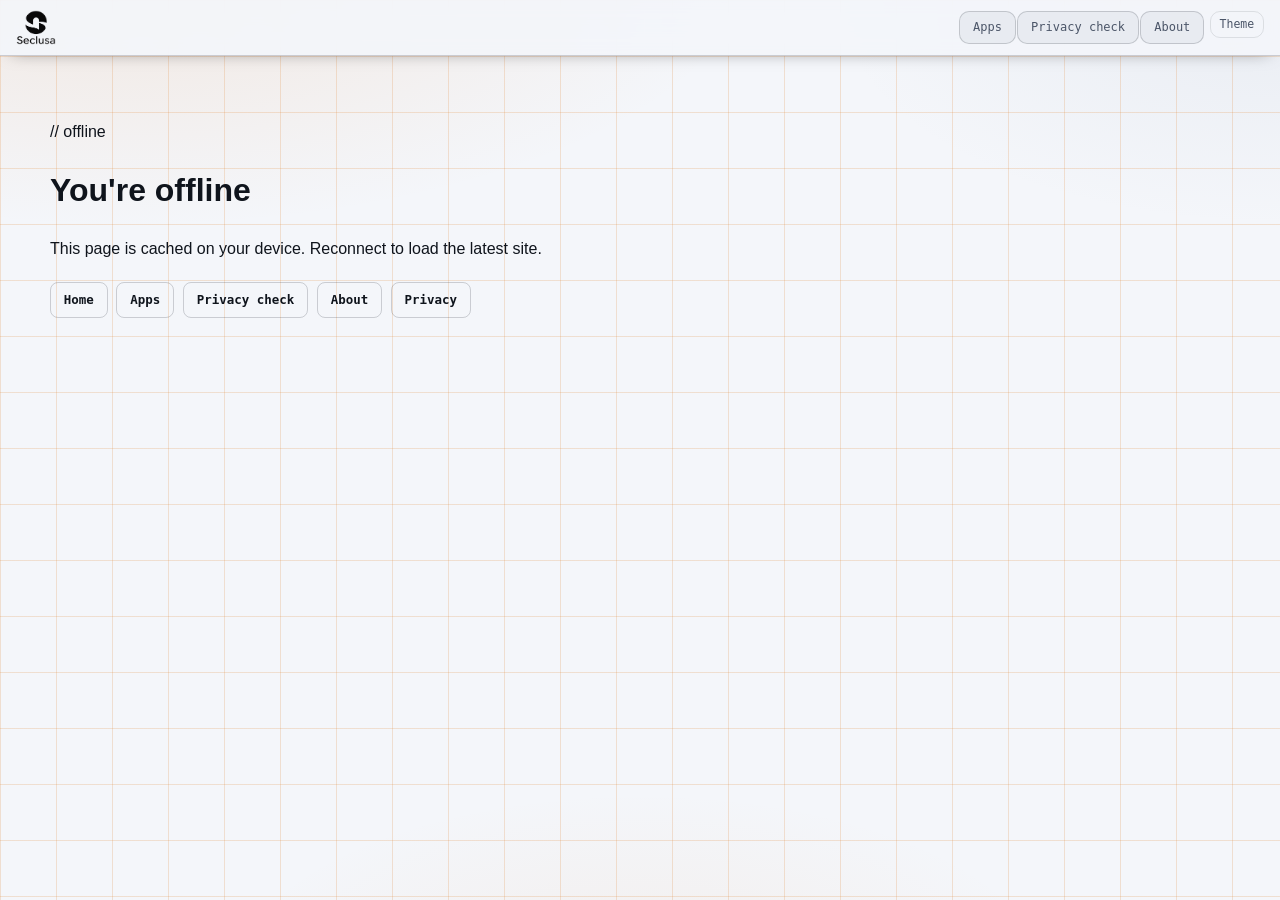
<file: offline.html>
<!DOCTYPE html>
<html lang="en">
<head>
  <meta charset="utf-8">
  <meta name="viewport" content="width=device-width, initial-scale=1, viewport-fit=cover">
  <meta name="referrer" content="no-referrer">
  <meta http-equiv="Permissions-Policy" content="camera=(), microphone=(), geolocation=(), payment=(), usb=(), interest-cohort=()">
  <meta http-equiv="Content-Security-Policy" content="default-src 'self'; base-uri 'self'; form-action 'self'; object-src 'none'; img-src 'self'; font-src 'self'; style-src 'self'; script-src 'self'; worker-src 'self'; connect-src 'self'; manifest-src 'self'; upgrade-insecure-requests">
  <meta name="theme-color" content="#070b12">
  <title>Offline | Seclusa</title>
  <script src="js/theme-boot.js?v=27"></script>
  <link rel="stylesheet" href="css/site.css?v=27">
</head>
<body data-site-v="27">
  <nav class="site-nav" aria-label="Primary">
    <a class="brand" href="./">
      <img class="brand-mark" src="icons/icon-192.png?v=27" width="40" height="40" alt="Seclusa">
    </a>
    <ul class="links">
      <li><a href="./#apps">Apps</a></li>
      <li><a href="check/">Privacy check</a></li>
      <li><a href="about/">About</a></li>
      <li class="theme-menu">
        <button type="button" class="theme-toggle" data-theme-toggle aria-expanded="false" aria-haspopup="dialog" aria-controls="theme-sheet">Theme</button>
        <div class="theme-sheet" id="theme-sheet" data-theme-sheet role="dialog" aria-label="Theme" hidden>
          <p class="theme-sheet__label">Mode</p>
          <div class="theme-sheet__row" role="radiogroup" aria-label="Colour mode">
            <button type="button" role="radio" data-theme-opt="system" aria-checked="false">System</button>
            <button type="button" role="radio" data-theme-opt="light" aria-checked="false">Light</button>
            <button type="button" role="radio" data-theme-opt="dark" aria-checked="false">Dark</button>
          </div>
        </div>
      </li>
    </ul>
  </nav>
  <main class="wrap offline-main">
    <p class="label">// offline</p>
    <h1>You're offline</h1>
    <p class="sub">This page is cached on your device. Reconnect to load the latest site.</p>
    <ul class="offline-map" aria-label="Cached pages">
      <li><a href="./">Home</a></li>
      <li><a href="./#apps">Apps</a></li>
      <li><a href="check/">Privacy check</a></li>
      <li><a href="about/">About</a></li>
      <li><a href="privacy/">Privacy</a></li>
    </ul>
  </main>
  <script src="js/site.js?v=27"></script>
</body>
</html>
</file>
<file: css/site.css>
@font-face {
  font-family: "Seclusa Mono";
  src: url("../fonts/CascadiaMono.ttf") format("truetype");
  font-weight: 400 600;
  font-style: normal;
  font-display: swap;
}

:root,
html[data-theme="dark"] {
  color-scheme: dark;
  --ink: #070b12;
  --ink-2: #0c1220;
  --ink-3: #141c2e;
  --panel: #101827;
  --panel-2: #172033;
  --fog: #8fa0b8;
  --paper: #c9d4e6;
  --teal: #ffffff;
  --teal-dim: #e8eef8;
  --accent: #e08a3c;
  --accent-dim: #c4732a;
  --teal-glow: rgba(224, 138, 60, 0.12);
  --link: #ffffff;
  --line: rgba(139, 155, 180, 0.2);
  --line-strong: rgba(139, 155, 180, 0.32);
  --amber: #e6a35c;
  --danger: #f87171;
  --display: "Segoe UI", "Helvetica Neue", sans-serif;
  --body: "Segoe UI", "Helvetica Neue", sans-serif;
  --mono: ui-monospace, "Cascadia Code", "SF Mono", Menlo, Consolas, monospace;
  --nav-h: 56px;
  --max: 1180px;
  --ease: cubic-bezier(0.22, 1, 0.36, 1);
  --radius: 10px;
  --nav-bg: rgba(7, 11, 18, 0.88);
  --grid-line: rgba(224, 138, 60, 0.14);
  --grid-glow: rgba(224, 138, 60, 0.22);
  --icon-tile: #0a0a0a;
  --icon-ink: #ffffff;
}

html[data-theme="light"] {
  color-scheme: light;
  --ink: #f4f6fa;
  --ink-2: #e9eef6;
  --ink-3: #dde4ef;
  --panel: #ffffff;
  --panel-2: #f0f3f9;
  --fog: #4b5568;
  --paper: #0f141c;
  --teal: #0f141c;
  --teal-dim: #1a2332;
  --accent: #c45e12;
  --accent-dim: #9a4a0c;
  --teal-glow: rgba(196, 94, 18, 0.1);
  --link: #0f141c;
  --line: rgba(15, 20, 28, 0.1);
  --line-strong: rgba(15, 20, 28, 0.18);
  --amber: #b45309;
  --nav-bg: rgba(244, 246, 250, 0.92);
  --grid-line: rgba(224, 138, 60, 0.22);
  --grid-glow: rgba(224, 138, 60, 0.14);
  --icon-tile: #ffffff;
  --icon-ink: #0a0a0a;
}

*,
*::before,
*::after {
  box-sizing: border-box;
}

html {
  scroll-behavior: smooth;
  overflow-x: clip;
  -webkit-text-size-adjust: 100%;
  text-size-adjust: 100%;
}

body {
  margin: 0;
  min-height: 100vh;
  max-width: 100%;
  overflow-x: clip;
  font-family: var(--body);
  font-size: 1rem;
  line-height: 1.55;
  color: var(--paper);
  background: var(--ink);
  -webkit-font-smoothing: antialiased;
}

body::before {
  content: "";
  position: fixed;
  inset: 0;
  z-index: -2;
  background:
    linear-gradient(var(--grid-line) 1px, transparent 1px),
    linear-gradient(90deg, var(--grid-line) 1px, transparent 1px),
    radial-gradient(ellipse 90% 55% at 10% -5%, var(--grid-glow), transparent 55%),
    radial-gradient(ellipse 70% 50% at 100% 0%, rgba(139, 155, 180, 0.1), transparent 50%),
    radial-gradient(ellipse 60% 40% at 50% 110%, rgba(224, 138, 60, 0.08), transparent 55%),
    var(--ink);
  background-size: 56px 56px, 56px 56px, auto, auto, auto, auto;
  animation: grid-drift 28s linear infinite;
}

@keyframes grid-drift {
  from { background-position: 0 0, 0 0, 0 0, 0 0, 0 0, 0 0; }
  to { background-position: 56px 56px, 56px 56px, 0 0, 0 0, 0 0, 0 0; }
}

@media (prefers-reduced-motion: reduce) {
  body::before {
    animation: none;
  }
}

a {
  color: var(--link);
  text-decoration: none;
}

a:hover {
  color: var(--teal-dim);
  text-decoration: underline;
  text-underline-offset: 3px;
}

a:focus-visible,
.site-nav .brand:focus-visible {
  outline: 2px solid rgba(242, 196, 154, 0.65);
  outline-offset: 3px;
}

img {
  max-width: 100%;
  display: block;
}

code {
  font-family: var(--mono);
}

.site-nav {
  position: sticky;
  top: 0;
  z-index: 40;
  min-height: var(--nav-h);
  height: auto;
  display: flex;
  align-items: center;
  justify-content: space-between;
  gap: 0.5rem 1rem;
  flex-wrap: wrap;
  padding: 0.55rem 1rem;
  background: var(--nav-bg);
  /* A stronger bottom edge separates the sticky bar from page content as it
     scrolls under, which a plain background tint alone does not achieve. */
  border-bottom: 1px solid var(--line-strong);
  box-shadow: 0 6px 18px -12px rgba(0, 0, 0, 0.55);
  backdrop-filter: blur(10px);
  transition: padding 0.22s var(--ease), min-height 0.22s var(--ease);
}

.site-nav.is-compact {
  padding: 0.35rem 1rem;
  min-height: 2.75rem;
}

.site-nav .brand-mark {
  transition: width 0.22s var(--ease), height 0.22s var(--ease);
}

.site-nav.is-compact .brand-mark {
  width: 1.85rem;
  height: auto;
}

.site-nav .brand {
  display: inline-flex;
  align-items: center;
  text-decoration: none;
  flex: 0 0 auto;
  line-height: 0;
}

.site-nav .brand-mark,
.hero-lockup__icon {
  border-radius: 0;
  background: transparent;
  box-shadow: none;
}

.site-nav .brand-mark {
  width: 2.5rem;
  /* The icon is transparent now and slightly wider than tall (108x95), so a
     fixed square height would squash it. Auto height keeps the aspect ratio;
     flex-start keeps the mark aligned to the top of the nav row. */
  height: auto;
  flex: 0 0 auto;
  display: block;
}

/* Icon colour follows the theme: the artwork is dark, so dark mode inverts it.

   The home logo additionally carries an orange glow, held in --logo-glow so
   each theme only sets that one value. It is composed here rather than in the
   nav and tile rules because a filter list may not mix `none` with other
   functions: `invert(1) none` is invalid and the whole declaration is dropped,
   which is how the nav mark lost its invert. Elements without --logo-glow get
   the plain form instead. */
html[data-theme="dark"] .site-nav .brand-mark {
  filter: invert(1);
}

html[data-theme="dark"] .hero-lockup__icon {
  filter: invert(1) var(--logo-glow);
}

html[data-theme="light"] .site-nav .brand-mark {
  filter: none;
}

html[data-theme="light"] .hero-lockup__icon {
  filter: var(--logo-glow);
}

@media (prefers-color-scheme: dark) {
  html:not([data-theme="light"]) .site-nav .brand-mark {
    filter: invert(1);
  }

  html:not([data-theme="light"]) .hero-lockup__icon {
    filter: invert(1) var(--logo-glow);
  }
}

@media (prefers-color-scheme: light) {
  html:not([data-theme="dark"]) .site-nav .brand-mark {
    filter: none;
  }

  html:not([data-theme="dark"]) .hero-lockup__icon {
    filter: var(--logo-glow);
  }
}

.site-nav .brand:hover {
  text-decoration: none;
  opacity: 1;
}

html[data-theme="dark"] .site-nav .brand:hover .brand-mark {
  filter: invert(1) drop-shadow(0 0 16px rgba(224, 138, 60, 0.45));
}

html[data-theme="light"] .site-nav .brand:hover .brand-mark {
  filter: drop-shadow(0 0 12px rgba(196, 94, 18, 0.35));
}

@media (prefers-color-scheme: dark) {
  html:not([data-theme="light"]) .site-nav .brand:hover .brand-mark {
    filter: invert(1) drop-shadow(0 0 16px rgba(224, 138, 60, 0.45));
  }
}

@media (prefers-color-scheme: light) {
  html:not([data-theme="dark"]) .site-nav .brand:hover .brand-mark {
    filter: drop-shadow(0 0 12px rgba(196, 94, 18, 0.35));
  }
}

.site-nav .links {
  display: flex;
  flex-wrap: wrap;
  justify-content: flex-end;
  gap: 0.1rem;
  list-style: none;
  margin: 0;
  padding: 0;
  min-width: 0;
  max-width: 100%;
  flex: 1 1 auto;
}

.site-nav .links li {
  flex: 0 0 auto;
  min-width: 0;
}

.site-nav .links a {
  display: block;
  padding: 0.4rem 0.8rem;
  color: var(--fog);
  font-family: var(--mono);
  font-size: 0.75rem;
  font-weight: 500;
  border-radius: var(--radius);
  /* A visible edge makes each link read as a button rather than loose text.
     --line is theme-aware, so this needs no light/dark override. */
  border: 1px solid var(--line-strong);
  background: color-mix(in srgb, var(--fog) 6%, transparent);
  text-decoration: none;
  transition: color 0.15s var(--ease), background 0.15s var(--ease),
    border-color 0.15s var(--ease), transform 0.15s var(--ease);
  white-space: nowrap;
}

.site-nav .links a:hover,
.site-nav .links a:focus-visible,
.site-nav .links a[aria-current="page"] {
  color: var(--teal);
  background: var(--teal-glow);
  border-color: color-mix(in srgb, var(--teal) 55%, transparent);
  text-decoration: none;
}

/* Lift on hover only — a resting nav should not look interactive everywhere. */
.site-nav .links a:hover {
  transform: translateY(-1px);
}

.offline-main {
  padding: 3rem 0;
}

.wrap {
  width: min(100% - 2rem, var(--max));
  margin-inline: auto;
}

.site-footer {
  margin-top: 4rem;
  padding: 1.75rem 1.25rem 2.25rem;
  border-top: 1px solid var(--line);
  color: var(--fog);
  font-family: var(--mono);
  font-size: 0.75rem;
  line-height: 1.5;
}

.site-footer .foot-inner {
  width: min(100%, var(--max));
  margin-inline: auto;
  display: flex;
  flex-direction: column;
  gap: 1rem;
}

.site-footer .foot-top {
  display: flex;
  flex-wrap: wrap;
  align-items: center;
  justify-content: space-between;
  gap: 0.85rem 1.25rem;
}

.site-footer .foot-map {
  display: flex;
  flex-wrap: wrap;
  align-items: center;
  gap: 0.15rem 1rem;
  min-width: 0;
}

.site-footer .foot-bottom {
  display: flex;
  flex-wrap: wrap;
  align-items: baseline;
  gap: 0.35rem 1.25rem;
  padding-top: 0.85rem;
  border-top: 1px solid var(--line);
}

.site-footer .foot-legal,
.site-footer .foot-credit {
  margin: 0;
  min-width: 0;
}

.site-footer .foot-credit {
  opacity: 0.85;
}

/* The copyright symbol reads as part of the text at the same size, so it is
   scaled up and nudged to sit on the line rather than below it. */
.site-footer .foot-legal__mark {
  font-size: 1.35em;
  line-height: 0;
  vertical-align: -0.08em;
  margin-right: 0.15rem;
  opacity: 0.9;
}

.site-footer .foot-legal__text {
  white-space: nowrap;
}

.site-footer .foot-map a,
.site-footer .foot-credit a {
  color: inherit;
  text-decoration: none;
}

.site-footer .foot-map a:hover,
.site-footer .foot-credit a:hover {
  color: var(--paper);
}

.foot-social {
  display: flex;
  flex-wrap: nowrap;
  align-items: center;
  gap: 0.4rem;
  margin: 0;
}

.foot-ico {
  display: inline-flex;
  align-items: center;
  justify-content: center;
  flex: 0 0 auto;
  width: 2rem;
  height: 2rem;
  color: var(--fog);
  border: 1px solid var(--line);
  border-radius: var(--radius);
  background: var(--panel);
  transition: color 0.15s ease, border-color 0.15s ease, background 0.15s ease;
}

.foot-ico:hover {
  color: var(--teal);
  border-color: var(--line-strong);
  background: var(--teal-glow);
}

.foot-ico img,
.foot-ico svg {
  width: 1.05rem;
  height: 1.05rem;
  display: block;
}

@media (max-width: 640px) {
  .site-footer {
    padding: 1.5rem 1rem 2rem;
  }
  .site-footer .foot-top {
    flex-direction: column;
    align-items: flex-start;
  }
}

/* ----- Home ----- */
.hero {
  display: block;
  padding: 1.5rem 0 1.25rem;
  position: relative;
  min-width: 0;
  min-height: 0;
  overflow-x: clip;
}

.hero--compact {
  padding: 1.5rem 0 1.25rem;
}

.hero-copy {
  min-width: 0;
  max-width: 100%;
  display: flex;
  flex-direction: column;
  align-items: center;
  text-align: center;
}

.hero-brand-row {
  display: flex;
  flex-direction: column;
  align-items: center;
  justify-content: center;
  gap: 0.85rem;
  margin: 0 auto;
  min-width: 0;
  width: 100%;
  max-width: 28rem;
}

.hero-lockup__gloss {
  display: flex;
  flex-direction: column;
  align-items: center;
  gap: 0.4rem;
  width: 100%;
  max-width: 36ch;
}

.hero-lockup__icon {
  flex: 0 0 auto;
  width: clamp(11rem, 42vw, 16rem);
  height: auto;
  display: block;
  margin: 0 auto;
  --logo-glow: drop-shadow(0 0 16px rgba(224, 138, 60, 0.45));
}

.hero-lockup__tag {
  margin: 0;
  text-align: center;
  max-width: 36ch;
}

.hero-store-link {
  margin: 0.15rem 0 0;
  text-align: center;
}

@media (min-width: 768px) {
  .hero,
  .hero--compact {
    padding: 1.75rem 0 1.5rem;
  }

  .hero-brand-row {
    gap: 1rem;
  }

  .hero-lockup__icon {
    width: clamp(12rem, 22vw, 15.5rem);
  }
}

html[data-theme="light"] .hero-lockup__icon {
  --logo-glow: drop-shadow(0 0 12px rgba(196, 94, 18, 0.35));
}

@media (prefers-color-scheme: light) {
  html:not([data-theme="dark"]) .hero-lockup__icon {
    --logo-glow: drop-shadow(0 0 12px rgba(196, 94, 18, 0.35));
  }
}

.hero-lockup__rule {
  width: min(7.5rem, 42%);
  height: 0;
  margin: 0.2rem auto 0.15rem;
  border: 0;
  border-top: 1px solid rgba(255, 255, 255, 0.22);
  transition: border-color 0.25s var(--ease), box-shadow 0.25s var(--ease),
    width 0.25s var(--ease);
}

.hero-brand-row:hover .hero-lockup__rule,
.hero-lockup__gloss:hover .hero-lockup__rule {
  border-top-color: rgba(224, 138, 60, 0.7);
  box-shadow: 0 0 12px rgba(224, 138, 60, 0.45);
  width: min(9rem, 52%);
}

html[data-theme="light"] .hero-lockup__rule {
  border-top-color: rgba(15, 20, 28, 0.16);
}

html[data-theme="light"] .hero-brand-row:hover .hero-lockup__rule,
html[data-theme="light"] .hero-lockup__gloss:hover .hero-lockup__rule {
  border-top-color: rgba(196, 94, 18, 0.65);
  box-shadow: 0 0 10px rgba(196, 94, 18, 0.35);
}

@media (prefers-color-scheme: light) {
  html:not([data-theme="dark"]) .hero-lockup__rule {
    border-top-color: rgba(15, 20, 28, 0.16);
  }
  html:not([data-theme="dark"]) .hero-brand-row:hover .hero-lockup__rule,
  html:not([data-theme="dark"]) .hero-lockup__gloss:hover .hero-lockup__rule {
    border-top-color: rgba(196, 94, 18, 0.65);
    box-shadow: 0 0 10px rgba(196, 94, 18, 0.35);
  }
}

.hero-lockup__icon {
  animation: logo-breathe 5.5s ease-in-out infinite;
}

@keyframes logo-breathe {
  0%,
  100% {
    opacity: 1;
  }
  50% {
    opacity: 0.78;
  }
}

@media (prefers-reduced-motion: reduce) {
  .hero-lockup__icon {
    animation: none;
  }
}

.hero-lockup__tag {
  margin: 0;
  max-width: 42ch;
  font-family: "Seclusa Mono", "Cascadia Mono", ui-monospace, Menlo, Consolas, monospace;
  font-size: clamp(0.72rem, 1.8vw, 0.92rem);
  font-weight: 400;
  letter-spacing: 0.01em;
  color: var(--teal);
  line-height: 1.35;
}

/* The Latin gloss lights up once as the page loads, word by word. Delays are
   staggered with nth-child so no script is needed, and the glow is themed the
   same way the logo's is. */
.hero-lockup__tag span {
  --word-glow-blur: 14px;
  --word-glow-tint: rgba(224, 138, 60, 0.55);
  animation: word-glow 1.5s var(--ease) both;
}

.hero-lockup__tag span:nth-child(1) {
  animation-delay: 1.1s;
}

.hero-lockup__tag span:nth-child(2) {
  animation-delay: 1.3s;
}

.hero-lockup__tag span:nth-child(3) {
  animation-delay: 1.5s;
}

html[data-theme="light"] .hero-lockup__tag span {
  --word-glow-blur: 10px;
  --word-glow-tint: rgba(196, 94, 18, 0.4);
}

@media (prefers-color-scheme: light) {
  html:not([data-theme="dark"]) .hero-lockup__tag span {
    --word-glow-blur: 10px;
    --word-glow-tint: rgba(196, 94, 18, 0.4);
  }
}

@keyframes word-glow {
  0%,
  100% {
    color: var(--teal);
    text-shadow: none;
  }
  40% {
    color: var(--accent);
    text-shadow: 0 0 var(--word-glow-blur) var(--word-glow-tint);
  }
}

@media (prefers-reduced-motion: reduce) {
  .hero-lockup__tag span {
    animation: none;
  }
}

.visually-hidden {
  position: absolute !important;
  width: 1px !important;
  height: 1px !important;
  padding: 0 !important;
  margin: -1px !important;
  overflow: hidden !important;
  clip: rect(0, 0, 0, 0) !important;
  clip-path: inset(50%) !important;
  white-space: nowrap !important;
  border: 0 !important;
}

.hero-store-link a {
  display: inline-flex;
  align-items: center;
  gap: 0.35rem;
  padding: 0.5rem 1rem;
  border: 1px solid var(--accent);
  border-radius: 12px;
  background: var(--accent);
  color: var(--ink);
  font-family: var(--mono);
  font-size: 0.78rem;
  font-weight: 600;
  text-decoration: none;
  transition: filter 0.15s var(--ease), transform 0.15s var(--ease);
}

.hero-store-link a:hover {
  filter: brightness(1.08);
  text-decoration: none;
  color: var(--ink);
  transform: translateY(-1px);
}

.theme-toggle {
  display: inline-flex;
  align-items: center;
  justify-content: center;
  margin-left: 0.25rem;
  padding: 0.35rem 0.55rem;
  border: 1px solid var(--line);
  border-radius: var(--radius);
  background: transparent;
  color: var(--fog);
  font-family: var(--mono);
  font-size: 0.72rem;
  cursor: pointer;
}

.theme-toggle:hover {
  color: var(--teal);
  border-color: var(--line-strong);
  background: var(--teal-glow);
}

.theme-menu {
  position: relative;
}

.theme-sheet {
  position: absolute;
  top: calc(100% + 0.4rem);
  right: 0;
  z-index: 50;
  min-width: 14rem;
  padding: 0.75rem;
  border: 1px solid var(--line-strong);
  border-radius: var(--radius);
  background: var(--panel);
  box-shadow: 0 16px 40px rgba(0, 0, 0, 0.28);
}

.theme-sheet[hidden] {
  display: none;
}

.theme-sheet__label {
  margin: 0 0 0.45rem;
  font-family: var(--mono);
  font-size: 0.68rem;
  letter-spacing: 0.06em;
  text-transform: uppercase;
  color: var(--fog);
}

.theme-sheet__row {
  display: flex;
  gap: 0.35rem;
}

.theme-sheet__row button {
  flex: 1 1 0;
  padding: 0.35rem 0.4rem;
  border: 1px solid var(--line);
  border-radius: var(--radius);
  background: transparent;
  color: var(--fog);
  font-family: var(--mono);
  font-size: 0.72rem;
  cursor: pointer;
}

.theme-sheet__row button[aria-checked="true"] {
  color: var(--paper);
  border-color: var(--accent);
  background: var(--teal-glow);
}

.hero--compact h1:not(.visually-hidden) {
  font-size: clamp(1.35rem, 3.2vw, 1.85rem);
  max-width: 22ch;
}

.hero h1 {
  font-family: var(--display);
  font-weight: 400;
  font-size: clamp(1.15rem, 2.6vw, 1.45rem);
  letter-spacing: -0.02em;
  line-height: 1.4;
  margin: 0 0 0.65rem;
  max-width: 28ch;
  color: var(--paper);
}

.hero .lede {
  margin: 0 0 1.15rem;
  max-width: 42ch;
  color: var(--fog);
  font-family: var(--mono);
  font-size: 0.86rem;
  line-height: 1.6;
  letter-spacing: 0.01em;
}

/* Apps + source catalog at top */
.deck {
  display: grid;
  grid-template-columns: 1fr;
  gap: 2.5rem;
  padding: 0.5rem 0 2rem;
}

@media (min-width: 980px) {
  .deck {
    grid-template-columns: 1.15fr 0.85fr;
    gap: 1.75rem;
    align-items: start;
  }
}

.deck-col {
  min-width: 0;
}

.deck-head {
  margin-bottom: 1rem;
}

.deck-head .label {
  font-family: var(--mono);
  font-size: 0.72rem;
  color: var(--teal);
  margin: 0 0 0.35rem;
  letter-spacing: 0.06em;
  text-transform: uppercase;
}

.deck-head h2 {
  font-family: var(--display);
  font-size: clamp(1.45rem, 2.8vw, 1.95rem);
  letter-spacing: -0.03em;
  margin: 0 0 0.4rem;
}

.deck-head .sub {
  margin: 0;
  color: var(--fog);
  font-family: var(--mono);
  font-size: 0.82rem;
  max-width: 46ch;
}

.deck #apps .app-grid {
  padding-bottom: 0;
}

.app-cat {
  margin-top: 1.85rem;
}

.app-cat:first-of-type {
  margin-top: 0.35rem;
}

.app-cat__head {
  display: flex;
  align-items: baseline;
  justify-content: space-between;
  gap: 0.75rem 1rem;
  margin: 0 0 0.95rem;
  padding-bottom: 0.55rem;
  border-bottom: 1px solid var(--line-strong);
}

.app-cat__title {
  margin: 0;
  font-family: var(--display);
  font-size: clamp(1.2rem, 2.6vw, 1.55rem);
  font-weight: 600;
  letter-spacing: -0.025em;
  line-height: 1.2;
  color: var(--paper);
}

.app-cat__count {
  margin: 0;
  color: var(--fog);
  font-family: var(--mono);
  font-size: 0.72rem;
  letter-spacing: 0.04em;
  text-transform: uppercase;
  white-space: nowrap;
}

.app-cat .app-grid {
  padding-bottom: 0;
}

.app-btn {
  display: inline-block;
  padding: 0.45rem 0.9rem;
  border: 1px solid var(--line-strong);
  border-radius: 8px;
  background: transparent;
  color: var(--paper);
  font-family: var(--mono);
  font-size: 0.76rem;
  text-decoration: none;
  transition: border-color 0.15s var(--ease), background 0.15s var(--ease);
}

.app-btn:hover {
  border-color: var(--accent);
  text-decoration: none;
}

.app-btn--primary {
  background: var(--accent);
  border-color: var(--accent-dim);
  color: var(--ink);
  font-weight: 600;
}

.app-btn--primary:hover { filter: brightness(1.08); }

.app-btn--soon {
  flex: 1 1 auto;
  text-align: center;
  cursor: default;
  opacity: 0.72;
  border-style: dashed;
  color: var(--fog);
  pointer-events: none;
}

.app-btn--soon:hover {
  border-color: var(--line);
  background: transparent;
  filter: none;
}

.app-tile--soon {
  opacity: 0.92;
}

.app-btn--leaving {
  flex: 0 1 auto;
  text-align: center;
  cursor: default;
  opacity: 0.85;
  border-style: dashed;
  color: var(--fog);
  pointer-events: none;
}

.app-btn--leaving:hover {
  border-color: var(--line);
  background: transparent;
  filter: none;
}

.app-tile--leaving {
  opacity: 0.96;
}

/* About: one outline around the whole page.

   The per-section windows went earlier because three of them made a page of
   prose look like a stack of dialogs. This is the same idea done once: a single
   rounded edge to say "this is one piece of writing". Nothing behind it, so the
   grid background still shows through. */
.about-frame {
  /* Matches .wrap's gutter arithmetic, then caps the measure so a long line
     on a wide screen stays readable. */
  width: min(100% - 2rem, 58rem);
  margin-inline: auto;
  padding: 2.25rem 2.5rem 2.5rem;
  /* --line-strong, not --line: at this size a hairline outline reads as an
     accident rather than a frame. */
  border: 2px solid var(--line-strong);
  border-radius: 28px;
  background: transparent;
}

.about-body { max-width: none; }

.about-frame > .about-section:first-child > h2 { margin-top: 0; }

@media (max-width: 640px) {
  .about-frame {
    width: calc(100% - 1rem);
    padding: 1.5rem 1.15rem 1.75rem;
    border-radius: 20px;
  }
}

html[data-theme="light"] .about-frame {
  border-color: var(--line);
  background: transparent;
}

.foot-ver {
  color: var(--fog);
}

.reveal {
  opacity: 1;
  transform: none;
}

html.js .reveal {
  opacity: 0;
  transform: translateY(14px);
  animation: rise 0.7s var(--ease) forwards;
}
.reveal[data-reveal-i="0"] { animation-delay: 0.05s; }
.reveal[data-reveal-i="1"] { animation-delay: 0.17s; }
.reveal[data-reveal-i="2"] { animation-delay: 0.29s; }
.reveal[data-reveal-i="3"] { animation-delay: 0.41s; }
.reveal[data-reveal-i="4"] { animation-delay: 0.53s; }
.reveal[data-reveal-i="5"] { animation-delay: 0.65s; }
.reveal[data-reveal-i="6"] { animation-delay: 0.77s; }
.reveal[data-reveal-i="7"] { animation-delay: 0.89s; }
.reveal[data-reveal-i="8"] { animation-delay: 1.01s; }
.reveal[data-reveal-i="9"] { animation-delay: 1.13s; }
.reveal[data-reveal-i="10"] { animation-delay: 1.25s; }
.reveal[data-reveal-i="11"] { animation-delay: 1.37s; }
html.js .reveal.reveal--static,
.reveal.reveal--static {
  opacity: 1;
  transform: none;
  animation: none;
}
@media (prefers-reduced-motion: reduce) {
  .reveal,
  html.js .reveal {
    opacity: 1;
    transform: none;
    animation: none;
  }
}

@keyframes rise {
  to {
    opacity: 1;
    transform: translateY(0);
  }
}

.section {
  padding: 3rem 0 1rem;
}

.section--flush {
  padding-top: 0.35rem;
}

.section .label {
  font-family: var(--mono);
  font-size: 0.72rem;
  color: var(--teal);
  margin: 0 0 0.4rem;
  letter-spacing: 0.04em;
  text-transform: uppercase;
}

.section h2 {
  font-family: var(--display);
  font-size: clamp(1.35rem, 2.5vw, 1.75rem);
  letter-spacing: -0.03em;
  margin: 0 0 0.5rem;
}

.section .sub {
  color: var(--fog);
  margin: 0 0 1.5rem;
  max-width: 42ch;
  font-family: var(--mono);
  font-size: 0.82rem;
}

.about-section {
  /* var(--paper), not a fixed blue-grey. The frame is transparent, so this
     text sits directly on the page background and has to flip with the theme
     the way everything else on the page does. */
  color: var(--paper);
  font-family: system-ui, "Segoe UI", "Helvetica Neue", sans-serif;
  font-weight: 400;
  font-size: 0.98rem;
  line-height: 1.72;
  letter-spacing: 0.01em;
}

.about-section + .about-section {
  margin-top: 2.75rem;
  padding-top: 2.25rem;
  border-top: 1px solid var(--line);
}

.about-section h2 {
  margin: 0 0 1.1rem;
  font-family: var(--display);
  font-size: clamp(1.3rem, 2.6vw, 1.7rem);
  font-weight: 600;
  letter-spacing: -0.025em;
  line-height: 1.2;
  color: var(--paper);
}

.about-section h2::before {
  content: "// ";
  font-family: var(--mono);
  font-size: 0.72em;
  font-weight: 400;
  color: var(--amber);
  letter-spacing: 0.04em;
  vertical-align: 0.12em;
}

.about-section p {
  margin: 0 0 0.85rem;
  font-family: inherit;
  font-size: inherit;
  line-height: inherit;
}

.about-section p:last-child,
.about-section ul:last-child {
  margin-bottom: 0;
}

.about-section h3 {
  margin: 0 0 0.7rem;
  font-family: var(--mono);
  font-size: 0.68rem;
  font-weight: 600;
  color: var(--amber);
  letter-spacing: 0.06em;
  text-transform: uppercase;
  opacity: 0.92;
}

.about-section > p:first-child + h3 {
  margin-top: 1rem;
}

.about-section ul {
  margin: 0 0 1rem;
  padding-left: 1.15rem;
}

.about-section li {
  margin: 0 0 0.35rem;
}

.about-section strong {
  color: var(--paper);
  font-weight: 600;
}

.about-section em {
  font-family: inherit;
  font-style: italic;
}

.about-section:first-child > p:first-child em {
  font-family: inherit;
  font-style: italic;
  font-weight: 400;
  opacity: 0.92;
}

.about-section a {
  color: var(--link);
  text-decoration: underline;
  text-underline-offset: 3px;
}

.about-section a:hover {
  color: var(--paper);
}

.about-sources {
  margin-top: 0.35rem;
}

.about-sources li {
  margin-bottom: 0.45rem;
}

.source-browse {
  margin: 1.4rem 0 0;
  font-family: var(--mono);
  font-size: 0.82rem;
}

.source-browse a {
  color: var(--fog);
  text-decoration: none;
  border-bottom: 1px solid transparent;
  transition: color 0.2s var(--ease), border-color 0.2s var(--ease);
}

.source-browse a:hover {
  color: var(--link);
  border-bottom-color: rgba(242, 196, 154, 0.45);
  text-decoration: none;
}

@media (prefers-reduced-motion: reduce) {
  .about-section {
    opacity: 1;
    transform: none;
    transition: box-shadow 0.35s var(--ease), border-color 0.35s var(--ease), background 0.35s var(--ease);
  }
}

#apps,
#about,
#source,
#activity {
  scroll-margin-top: calc(var(--nav-h) + 0.75rem);
}

/* ----- Apps / pages ----- */
.page-head {
  padding: 2.25rem 0 1.25rem;
}

.page-head .label {
  font-family: var(--mono);
  font-size: 0.72rem;
  color: var(--teal);
  margin: 0 0 0.4rem;
  letter-spacing: 0.04em;
  text-transform: uppercase;
}

.page-head h1 {
  font-family: var(--display);
  font-size: clamp(1.75rem, 4vw, 2.4rem);
  letter-spacing: -0.035em;
  margin: 0 0 0.45rem;
}

.page-head p {
  margin: 0;
  color: var(--fog);
  max-width: 48ch;
  font-family: var(--mono);
  font-size: 0.82rem;
}

.privacy-updated {
  margin: 0.65rem 0 0 !important;
  color: var(--fog);
  font-family: var(--mono);
  font-size: 0.72rem;
  opacity: 0.85;
}

.app-grid {
  display: grid;
  grid-template-columns: repeat(auto-fill, minmax(280px, 1fr));
  gap: 1.05rem;
  padding-bottom: 2rem;
  align-items: stretch;
}

.app-tile[data-in-i="0"] { --in-i: 0; }
.app-tile[data-in-i="1"] { --in-i: 1; }
.app-tile[data-in-i="2"] { --in-i: 2; }
.app-tile[data-in-i="3"] { --in-i: 3; }
.app-tile[data-in-i="4"] { --in-i: 4; }
.app-tile[data-in-i="5"] { --in-i: 5; }
.app-tile[data-in-i="6"] { --in-i: 6; }
.app-tile[data-in-i="7"] { --in-i: 7; }
.app-tile {
  --in-i: 0;
  --tile-border: color-mix(in srgb, var(--line-strong) 88%, transparent);
  --tile-bg: linear-gradient(
    165deg,
    color-mix(in srgb, var(--panel-2) 78%, transparent) 0%,
    color-mix(in srgb, var(--panel) 92%, transparent) 100%
  );
  --tile-bg-hover: linear-gradient(
    165deg,
    color-mix(in srgb, var(--panel-2) 92%, var(--accent) 8%) 0%,
    color-mix(in srgb, var(--panel) 96%, transparent) 100%
  );
  --tile-shadow:
    0 1px 0 color-mix(in srgb, var(--paper) 8%, transparent) inset,
    0 14px 30px rgba(0, 0, 0, 0.22);
  --tile-shadow-hover:
    0 1px 0 color-mix(in srgb, var(--paper) 12%, transparent) inset,
    0 20px 40px rgba(0, 0, 0, 0.3);
  display: flex;
  flex-direction: column;
  border: 1px solid var(--tile-border);
  border-radius: 20px;
  background: var(--tile-bg);
  -webkit-backdrop-filter: blur(14px) saturate(1.12);
  backdrop-filter: blur(14px) saturate(1.12);
  color: inherit;
  overflow: hidden;
  box-shadow: var(--tile-shadow);
  opacity: 1;
  transform: none;
  transition:
    border-color 0.2s var(--ease),
    background 0.2s var(--ease),
    transform 0.45s var(--ease),
    box-shadow 0.2s var(--ease),
    opacity 0.45s var(--ease);
  transition-delay: 0s, 0s, calc(var(--in-i) * 0.04s), 0s, calc(var(--in-i) * 0.04s);
}

/* Fade-in only when JS is available; otherwise tiles stay visible. */
html.js .app-tile:not(.is-in) {
  opacity: 0;
  transform: translateY(12px);
}

.app-tile.is-in {
  opacity: 1;
  transform: translateY(0);
}

@media (scripting: none) {
  .app-tile,
  .reveal {
    opacity: 1 !important;
    transform: none !important;
    animation: none !important;
  }
}

.app-tile.is-in:hover,
html:not(.js) .app-tile:hover {
  border-color: color-mix(in srgb, var(--accent) 45%, var(--line-strong));
  background: var(--tile-bg-hover);
  transform: translateY(-3px);
  box-shadow: var(--tile-shadow-hover);
}

.app-launch {
  display: flex;
  flex-direction: row;
  align-items: flex-start;
  gap: 1rem;
  padding: 1.2rem 1.1rem 0.85rem;
  color: inherit;
  text-decoration: none;
  flex: 1;
}

a.app-launch:hover {
  text-decoration: none;
}

.app-icon {
  flex: 0 0 auto;
  position: relative;
  display: block;
  width: 76px;
  height: 76px;
  border-radius: 22%;
  background: var(--icon-tile);
  box-shadow:
    inset 0 0 0 1px var(--line),
    0 8px 18px rgba(0, 0, 0, 0.18);
}

.app-icon::after {
  content: "";
  position: absolute;
  inset: 0;
  background: var(--icon-ink);
  -webkit-mask: var(--glyph) center / 100% 100% no-repeat;
  mask: var(--glyph) center / 100% 100% no-repeat;
}

.app-icon--weather { --glyph: url("../icons/weather-glyph.png"); }
.app-icon--notes { --glyph: url("../icons/notes-glyph.png"); }
.app-icon--calendar { --glyph: url("../icons/calendar-glyph.png"); }
.app-icon--games { --glyph: url("../icons/games-glyph.png"); }
.app-icon--blocks { --glyph: url("../icons/blocks-glyph.png"); }
.app-icon--klondike { --glyph: url("../icons/klondike-glyph.png"); }
.app-icon--munch { --glyph: url("../icons/munch-glyph.png"); }
.app-icon--pyramid { --glyph: url("../icons/pyramid-glyph.png"); }
.app-icon--word-puzzle { --glyph: url("../icons/word-puzzle-glyph.png"); }
.app-icon--tds { --glyph: url("../icons/tds-glyph.png"); }
.app-icon--bp { --glyph: url("../icons/blood-pressure-glyph.png"); }
.app-icon--convert { --glyph: url("../icons/convert-glyph.png"); }
.app-icon--calc { --glyph: url("../icons/calc-glyph.png"); }
.app-icon--privacy { --glyph: url("../icons/privacy-glyph.png"); }

.app-copy {
  display: flex;
  flex-direction: column;
  gap: 0.55rem;
  min-width: 0;
  flex: 1;
}

.app-tile h2 {
  font-family: var(--display);
  font-size: 1.05rem;
  font-weight: 600;
  margin: 0;
  letter-spacing: -0.025em;
  color: var(--paper);
}

.app-tile p {
  margin: 0;
  color: var(--fog);
  font-size: 0.86rem;
  line-height: 1.45;
  flex: 1;
  min-height: 2.6em;
}

.app-tile .meta {
  display: flex;
  flex-wrap: wrap;
  gap: 0.4rem;
  font-family: var(--mono);
  font-size: 0.7rem;
  color: var(--fog);
  font-weight: 500;
}

.app-tile .meta span {
  padding: 0.18rem 0.5rem;
  border: 1px solid var(--line);
  border-radius: 7px;
  background: color-mix(in srgb, var(--fog) 7%, transparent);
}

.app-tile .meta span:first-child {
  color: var(--paper);
  border-color: color-mix(in srgb, var(--accent) 40%, var(--line));
  background: color-mix(in srgb, var(--accent) 14%, transparent);
}

.app-store-actions {
  display: flex;
  flex-wrap: wrap;
  gap: 0.55rem;
  padding: 0.85rem 1.1rem 1.1rem;
  border-top: 1px solid var(--line);
  background: color-mix(in srgb, var(--ink) 18%, transparent);
}

.app-store-actions .app-btn {
  flex: 1 1 auto;
  text-align: center;
  border-radius: 10px;
  padding: 0.55rem 0.95rem;
}

.app-store-actions .app-btn--primary {
  min-width: 5.5rem;
}

/* —— Apps deck —— */
.deck--apps {
  grid-template-columns: 1fr;
}

@media (max-width: 640px) {
  .app-icon {
    width: 68px;
    height: 68px;
  }
}


/* —— Home CTAs —— */
.hero-ctas {
  display: flex;
  flex-wrap: wrap;
  gap: 0.55rem;
  margin: 1rem 0 0;
}
.hero-cta {
  display: inline-flex;
  align-items: center;
  justify-content: center;
  min-height: 2.35rem;
  padding: 0 0.95rem;
  border: 1px solid var(--line-strong);
  border-radius: 10px;
  background: transparent;
  color: var(--paper);
  font-family: var(--mono);
  font-size: 0.78rem;
  font-weight: 600;
  text-decoration: none;
  transition: border-color 0.15s var(--ease), background 0.15s var(--ease), color 0.15s var(--ease);
}
.hero-cta:hover {
  border-color: var(--accent);
  background: var(--panel-2);
  text-decoration: none;
}
.hero-cta--primary {
  background: var(--accent);
  border-color: var(--accent-dim);
  color: var(--ink);
}
.hero-cta--primary:hover {
  filter: brightness(1.06);
  background: var(--accent);
  color: var(--ink);
}
html[data-theme="light"] .hero-cta--primary {
  color: #fff;
}
@media (prefers-color-scheme: light) {
  html:not([data-theme="dark"]) .hero-cta--primary { color: #fff; }
}

/* Lockup motion: soft rule breathe */
@keyframes rule-glow {
  0%, 100% { opacity: 0.55; transform: scaleX(1); }
  50% { opacity: 1; transform: scaleX(1.02); }
}
html.js .hero-lockup__rule {
  transform-origin: left center;
  animation: rule-glow 4.5s var(--ease) 1.1s both;
}
@media (prefers-reduced-motion: reduce) {
  html.js .hero-lockup__rule { animation: none; }
}

/* —— Rules strip —— */
.rules-strip {
  padding: 0.35rem 0 0.15rem;
}
.rules-list {
  display: flex;
  flex-wrap: wrap;
  gap: 0.45rem 0.55rem;
  margin: 0;
  padding: 0.85rem 1rem;
  list-style: none;
  border: 1px solid var(--line-strong);
  border-radius: 14px;
  background: color-mix(in srgb, var(--panel) 70%, transparent);
}
.rules-list li {
  margin: 0;
  padding: 0.28rem 0.65rem;
  border-radius: 999px;
  border: 1px solid color-mix(in srgb, var(--accent) 35%, var(--line));
  background: color-mix(in srgb, var(--accent) 10%, transparent);
  font-family: var(--mono);
  font-size: 0.72rem;
  font-weight: 600;
  letter-spacing: 0.02em;
  color: var(--paper);
}
.rules-note {
  font-weight: 500;
  color: var(--fog);
}

/* —— What's new —— */
.whats-new {
  padding: 1.35rem 0 0.25rem;
}
.whats-new__head {
  display: flex;
  align-items: baseline;
  justify-content: space-between;
  gap: 0.75rem;
  margin: 0 0 0.7rem;
}
.whats-new__title {
  margin: 0;
  font-family: var(--display);
  font-size: clamp(1.05rem, 2.2vw, 1.25rem);
  font-weight: 600;
  letter-spacing: -0.02em;
}
.whats-new__rss {
  font-family: var(--mono);
  font-size: 0.72rem;
  font-weight: 600;
  color: var(--fog);
  text-decoration: none;
  border-bottom: 1px solid transparent;
}
.whats-new__rss:hover {
  color: var(--accent);
  border-bottom-color: color-mix(in srgb, var(--accent) 50%, transparent);
}
.whats-new__list {
  margin: 0;
  padding: 0;
  list-style: none;
  border: 1px solid var(--line);
  border-radius: 14px;
  overflow: hidden;
  background: color-mix(in srgb, var(--panel) 55%, transparent);
}
.whats-new__list li {
  display: grid;
  grid-template-columns: 7.5rem 1fr;
  gap: 0.75rem 1rem;
  margin: 0;
  padding: 0.7rem 1rem;
  border-top: 1px solid var(--line);
  font-size: 0.88rem;
  line-height: 1.4;
}
.whats-new__list li:first-child { border-top: none; }
.whats-new__when {
  font-family: var(--mono);
  font-size: 0.7rem;
  color: var(--fog);
  letter-spacing: 0.02em;
  white-space: nowrap;
}
.whats-new__text { color: var(--paper); }
@media (max-width: 560px) {
  .whats-new__list li {
    grid-template-columns: 1fr;
    gap: 0.2rem;
  }
}

/* —— Install tip + favorites —— */
.install-tip {
  margin: 1.1rem 0 1.15rem;
  padding: 0.7rem 0.9rem;
  border-left: 3px solid var(--accent);
  border-radius: 0 10px 10px 0;
  background: color-mix(in srgb, var(--accent) 8%, transparent);
  color: var(--fog);
  font-size: 0.86rem;
  line-height: 1.45;
}
.install-tip strong { color: var(--paper); font-weight: 600; }

.picks {
  margin: 0 0 1.6rem;
}
.picks-row {
  display: grid;
  grid-template-columns: repeat(4, minmax(0, 1fr));
  gap: 0.7rem;
}
.pick-chip {
  display: flex;
  align-items: center;
  gap: 0.7rem;
  min-height: 4.25rem;
  padding: 0.65rem 0.75rem;
  border: 1px solid var(--line-strong);
  border-radius: 14px;
  background: color-mix(in srgb, var(--panel) 80%, transparent);
  color: inherit;
  text-decoration: none;
  transition: border-color 0.15s var(--ease), transform 0.2s var(--ease), background 0.15s var(--ease);
}
.pick-chip:hover {
  border-color: var(--accent);
  background: color-mix(in srgb, var(--panel-2) 90%, var(--accent) 6%);
  transform: translateY(-2px);
  text-decoration: none;
}
.pick-chip__icon {
  width: 44px;
  height: 44px;
  border-radius: 22%;
  box-shadow: inset 0 0 0 1px var(--line);
}
.pick-chip__copy {
  display: flex;
  flex-direction: column;
  gap: 0.15rem;
  min-width: 0;
}
.pick-chip__name {
  font-family: var(--display);
  font-size: 0.92rem;
  font-weight: 600;
  letter-spacing: -0.02em;
  color: var(--paper);
}
.pick-chip__why {
  font-size: 0.75rem;
  color: var(--fog);
  line-height: 1.3;
}
@media (max-width: 900px) {
  .picks-row { grid-template-columns: repeat(2, minmax(0, 1fr)); }
}
@media (max-width: 420px) {
  .picks-row { grid-template-columns: 1fr; }
}

/* —— About teaser —— */
.about-teaser {
  margin: 0.5rem auto 2.25rem;
  padding: 1.35rem 1.4rem 1.45rem;
  border: 1px solid var(--line-strong);
  border-radius: 16px;
  background: color-mix(in srgb, var(--panel) 65%, transparent);
  max-width: var(--max);
}
.about-teaser__title {
  margin: 0 0 0.35rem;
  font-family: var(--display);
  font-size: 1.15rem;
  font-weight: 600;
  letter-spacing: -0.02em;
}
.about-teaser__text {
  margin: 0;
  color: var(--fog);
  font-size: 0.9rem;
  max-width: 48ch;
}
.about-teaser__link {
  margin: 0.85rem 0 0;
  font-family: var(--mono);
  font-size: 0.8rem;
}
.about-teaser__link a {
  color: var(--paper);
  text-decoration: none;
  border-bottom: 1px solid color-mix(in srgb, var(--accent) 55%, transparent);
}
.about-teaser__link a:hover { color: var(--accent); }

/* Icon lift on tile hover (no screenshots needed) */
.app-tile.is-in:hover .app-icon,
html:not(.js) .app-tile:hover .app-icon {
  transform: scale(1.04);
  box-shadow:
    inset 0 0 0 1px color-mix(in srgb, var(--accent) 30%, var(--line)),
    0 10px 22px rgba(0, 0, 0, 0.22);
}
.app-icon {
  transition: transform 0.2s var(--ease), box-shadow 0.2s var(--ease);
}
@media (prefers-reduced-motion: reduce) {
  .app-tile.is-in:hover .app-icon,
  html:not(.js) .app-tile:hover .app-icon { transform: none; }
  .pick-chip:hover { transform: none; }
}

/* —— Light mode store polish —— */
html[data-theme="light"] .app-tile {
  --tile-border: color-mix(in srgb, var(--line-strong) 100%, transparent);
  --tile-bg: linear-gradient(165deg, #ffffff 0%, #f3f6fb 100%);
  --tile-bg-hover: linear-gradient(165deg, #ffffff 0%, color-mix(in srgb, #f3f6fb 88%, var(--accent) 12%) 100%);
  --tile-shadow:
    0 1px 0 rgba(255, 255, 255, 0.9) inset,
    0 10px 24px rgba(15, 20, 28, 0.06);
  --tile-shadow-hover:
    0 1px 0 rgba(255, 255, 255, 0.95) inset,
    0 16px 32px rgba(15, 20, 28, 0.1);
}
html[data-theme="light"] .app-store-actions {
  background: color-mix(in srgb, var(--ink-2) 55%, transparent);
}
html[data-theme="light"] .rules-list,
html[data-theme="light"] .whats-new__list,
html[data-theme="light"] .pick-chip,
html[data-theme="light"] .about-teaser {
  background: #fff;
}
html[data-theme="light"] .install-tip {
  background: color-mix(in srgb, var(--accent) 12%, #fff);
}
@media (prefers-color-scheme: light) {
  html:not([data-theme="dark"]) .app-tile {
    --tile-border: color-mix(in srgb, var(--line-strong) 100%, transparent);
    --tile-bg: linear-gradient(165deg, #ffffff 0%, #f3f6fb 100%);
    --tile-bg-hover: linear-gradient(165deg, #ffffff 0%, color-mix(in srgb, #f3f6fb 88%, var(--accent) 12%) 100%);
    --tile-shadow:
      0 1px 0 rgba(255, 255, 255, 0.9) inset,
      0 10px 24px rgba(15, 20, 28, 0.06);
    --tile-shadow-hover:
      0 1px 0 rgba(255, 255, 255, 0.95) inset,
      0 16px 32px rgba(15, 20, 28, 0.1);
  }
  html:not([data-theme="dark"]) .app-store-actions {
    background: color-mix(in srgb, var(--ink-2) 55%, transparent);
  }
  html:not([data-theme="dark"]) .rules-list,
  html:not([data-theme="dark"]) .whats-new__list,
  html:not([data-theme="dark"]) .pick-chip,
  html:not([data-theme="dark"]) .about-teaser {
    background: #fff;
  }
  html:not([data-theme="dark"]) .install-tip {
    background: color-mix(in srgb, var(--accent) 12%, #fff);
  }
}

/* Offline map */
.offline-map {
  display: flex;
  flex-wrap: wrap;
  gap: 0.55rem;
  margin: 1.25rem 0 0;
  padding: 0;
  list-style: none;
}
.offline-map a {
  display: inline-flex;
  padding: 0.45rem 0.8rem;
  border: 1px solid var(--line-strong);
  border-radius: 8px;
  color: var(--paper);
  font-family: var(--mono);
  font-size: 0.78rem;
  font-weight: 600;
  text-decoration: none;
}
.offline-map a:hover {
  border-color: var(--accent);
  background: var(--panel-2);
}
</file>
<file: check/css/check.css>
/*
 * Seclusa Check toolkit styles for the site page.
 */

.check-kit {
  --surface: var(--panel);
  --surface-2: var(--panel-2);
  --surface-3: var(--ink-3);
  --text: var(--paper);
  --text-dim: var(--fog);
  --text-faint: var(--fog);
  --border: var(--line);
  --border-strong: var(--line-strong);
  --accent-text: #0a0a0a;
  --ok: #6cc48f;
  --warn: var(--amber);
  color: var(--text);
  font: 15px/1.5 var(--body);
  max-width: 760px;
  margin: 0 auto;
  padding: 0 16px 32px;
}

html[data-theme="light"] .check-kit {
  --accent-text: #ffffff;
  --ok: #1c6b3c;
}

.check-kit [hidden] { display: none !important; }
.check-kit button {
  font: inherit;
  color: inherit;
  background: none;
  border: none;
  cursor: pointer;
}
.check-kit input,
.check-kit select,
.check-kit textarea { font: inherit; color: inherit; }
.check-kit :focus-visible { outline: 2px solid var(--text); outline-offset: 2px; }

.check-kit .tool-chip,
.check-kit .filter-chip {
  border-style: solid;
  border-width: 1px;
}
.check-kit .tool-chip,
.check-kit .filter-chip:not(.active) {
  border-color: var(--border-strong);
}
.check-kit .tool-chip.active,
.check-kit .tool-chip[aria-selected="true"],
.check-kit .filter-chip.active {
  border-color: var(--accent);
}
.check-kit .tool-chip:hover,
.check-kit .filter-chip:hover {
  border-color: var(--accent);
}

.tool-row {
  display: flex;
  flex-wrap: nowrap;
  gap: 6px;
  overflow-x: auto;
  padding: 2px 0 10px;
  margin: 0;
  -webkit-overflow-scrolling: touch;
  scrollbar-width: thin;
  border-bottom: 1px solid var(--border);
}

.tool-chip {
  flex: none;
  min-height: 32px;
  padding: 0 12px;
  border-radius: 8px;
  border: 1px solid var(--border-strong);
  background: transparent;
  color: var(--text-dim);
  font-family: var(--mono, ui-monospace, Menlo, Consolas, monospace);
  font-size: 12px;
  font-weight: 600;
  letter-spacing: 0.02em;
  transition: border-color 0.15s ease, background 0.15s ease, color 0.15s ease;
}
.tool-chip:hover {
  color: var(--text);
  border-color: var(--accent);
  background: var(--surface-2);
}
.tool-chip.active,
.tool-chip[aria-selected="true"] {
  background: color-mix(in srgb, var(--accent) 18%, transparent);
  color: var(--text);
  border-color: var(--accent);
}
.tool-chip:active { transform: none; }

.field { display: block; }
.field-label {
  display: block;
  margin-bottom: 6px;
  font-size: 12px;
  font-weight: 600;
  color: var(--text-dim);
  text-transform: uppercase;
  letter-spacing: 0.04em;
}
.field input,
.field select,
.field textarea {
  width: 100%;
  padding: 10px 12px;
  border: 1px solid var(--border-strong);
  border-radius: var(--radius);
  background: var(--surface);
}
.field textarea {
  resize: vertical;
  min-height: 140px;
  line-height: 1.45;
}

.btn {
  display: inline-flex;
  align-items: center;
  justify-content: center;
  gap: 8px;
  min-height: 40px;
  padding: 0 16px;
  border: 1px solid var(--border-strong);
  border-radius: var(--radius);
  background: var(--surface);
  font-weight: 600;
  font-size: 14px;
}
.btn:hover { background: var(--surface-2); }
.btn:active { transform: scale(.98); }
.btn.primary { background: var(--accent); color: var(--accent-text); border-color: var(--accent); }
.btn.primary:hover { filter: brightness(1.08); }
.btn.wide { width: 100%; }
.btn.btn-compact {
  min-height: 32px;
  padding: 0 12px;
  font-size: 12px;
  flex: none;
}
.file-btn { cursor: pointer; }

.buttonrow { display: flex; flex-wrap: wrap; gap: 8px; }
.mt12 { margin-top: 12px; }
.mt14 { margin-top: 14px; }
.mt18 { margin-top: 18px; }

.check-note {
  margin: 0;
  font-size: 13px;
  line-height: 1.45;
  color: var(--text-dim);
}
.disclaimer {
  margin-top: 8px;
  padding: 12px;
  border: 1px solid color-mix(in srgb, var(--warn) 40%, var(--border));
  border-radius: var(--radius);
  background: var(--surface-2);
  font-size: 14px;
}
.disclaimer p { margin: 0; }
.disclaimer a {
  color: var(--text);
  text-decoration: underline;
  text-underline-offset: 2px;
}

button.text-link {
  display: inline;
  padding: 0;
  border: 0;
  background: none;
  color: var(--text);
  font: inherit;
  font-weight: 600;
  text-decoration: underline;
  text-underline-offset: 2px;
  cursor: pointer;
}

/* ---------------------------------------------------------------- footer */

.check-kit .check-foot {
  margin: 28px 0 0;
  padding: 14px 4px 8px;
  text-align: center;
  font-size: 13px;
  line-height: 1.6;
  color: var(--text-dim);
}
.check-kit .check-foot p { margin: 0; }
.check-kit .check-foot a {
  color: var(--text);
  text-decoration: underline;
  text-underline-offset: 2px;
}
.check-kit .check-foot a:hover { color: var(--accent); }
.check-kit .check-foot .heart,
.check-kit .check-foot .flag {
  display: inline;
  font-style: normal;
}

.status {
  min-height: 0;
  margin: 0;
  font-size: 13px;
  color: var(--text-dim);
}
.status:not(:empty) {
  padding: 9px 12px;
  border: 1px solid var(--border);
  border-radius: var(--radius);
  background: var(--surface-2);
}

.muted-note { color: var(--text-dim); font-size: 13px; }
.about-list { margin: 8px 0 0; padding-left: 1.2em; }
.about-list li { margin: 4px 0; }

.result-block { }
.score-band {
  display: flex;
  align-items: stretch;
  gap: 14px;
  padding: 14px 16px;
  border-radius: calc(var(--radius) + 2px);
  border: 1px solid var(--border);
  background: var(--surface-2);
}
.score-main {
  display: flex;
  flex-direction: column;
  justify-content: center;
  min-width: 72px;
}
.score-value {
  font-size: 34px;
  font-weight: 800;
  line-height: 1;
  letter-spacing: -0.03em;
}
.score-unit {
  margin-top: 4px;
  font-size: 11px;
  font-weight: 700;
  letter-spacing: 0.06em;
  text-transform: uppercase;
  opacity: 0.8;
}
.score-copy { min-width: 0; flex: 1; }
.score-label {
  display: block;
  margin: 0 0 4px;
  font-size: 15px;
}
.score-summary {
  margin: 0;
  font-size: 13px;
  line-height: 1.4;
  font-weight: 500;
  opacity: 0.92;
}
.score-ok {
  border-color: color-mix(in srgb, var(--ok) 45%, var(--border));
  color: var(--ok);
  background: color-mix(in srgb, var(--ok) 10%, var(--surface));
}
.score-warn {
  border-color: color-mix(in srgb, var(--warn) 45%, var(--border));
  color: var(--warn);
  background: color-mix(in srgb, var(--warn) 10%, var(--surface));
}
.score-danger {
  border-color: color-mix(in srgb, var(--danger) 45%, var(--border));
  color: var(--danger);
  background: color-mix(in srgb, var(--danger) 10%, var(--surface));
}

.meta {
  margin: 10px 0 0;
  font-size: 13px;
  color: var(--text-dim);
}

.hit-list {
  list-style: none;
  margin: 12px 0 0;
  padding: 0;
  display: flex;
  flex-direction: column;
  gap: 8px;
}
.hit {
  padding: 10px 12px 10px 14px;
  border: 1px solid var(--border);
  border-left: 4px solid var(--border-strong);
  border-radius: var(--radius);
  background: var(--surface);
}
.hit strong { display: block; margin-bottom: 4px; }
.hit p { margin: 0 0 4px; font-size: 14px; }
.hit .snippet {
  font-size: 12px;
  color: var(--text-dim);
  font-family: ui-monospace, SFMono-Regular, Menlo, Consolas, monospace;
}
.hit-danger { border-left-color: var(--danger); border-color: color-mix(in srgb, var(--danger) 35%, var(--border)); }
.hit-warn { border-left-color: var(--warn); border-color: color-mix(in srgb, var(--warn) 35%, var(--border)); }
.hit-ok { border-left-color: var(--ok); border-color: color-mix(in srgb, var(--ok) 30%, var(--border)); }

.url-card {
  margin-top: 12px;
  padding: 12px;
  border: 1px solid var(--border);
  border-radius: var(--radius);
  background: var(--surface);
}
.url-line { margin: 0 0 6px; word-break: break-all; }
.url-line code,
.scrub-meta code {
  font-family: ui-monospace, SFMono-Regular, Menlo, Consolas, monospace;
  font-size: 12px;
}
.scrub-row {
  display: flex;
  align-items: flex-start;
  gap: 8px;
  margin-top: 4px;
}
.scrub-meta {
  margin: 0;
  flex: 1;
  min-width: 0;
  word-break: break-all;
}

/* ------------------------------------------------------------------ apps */

.apps-filters {
  display: flex;
  flex-wrap: nowrap;
  gap: 6px;
  overflow-x: auto;
  padding: 2px 2px 4px;
  -webkit-overflow-scrolling: touch;
  scrollbar-width: thin;
}
.filter-chip {
  flex: none;
  min-height: 28px;
  padding: 0 10px;
  border: 1px solid var(--border-strong);
  border-radius: 8px;
  background: transparent;
  font-family: var(--mono, ui-monospace, Menlo, Consolas, monospace);
  font-size: 11px;
  font-weight: 600;
  letter-spacing: 0.02em;
  color: var(--text-dim);
  transition: border-color 0.15s ease, background 0.15s ease, color 0.15s ease;
}
.filter-chip:hover {
  background: var(--surface-2);
  color: var(--text);
  border-color: var(--accent);
}
.filter-chip.active {
  background: color-mix(in srgb, var(--accent) 18%, transparent);
  color: var(--text);
  border-color: var(--accent);
}
.apps-count {
  margin: 8px 0 0;
  font-size: 12px;
}
.apps-contact {
  margin: 18px 0 0;
  font-size: 14px;
  line-height: 1.45;
  color: var(--text-dim);
}
.apps-contact a {
  color: var(--text);
  font-weight: 600;
  text-decoration: underline;
  text-underline-offset: 2px;
}
.apps-list { display: flex; flex-direction: column; gap: 10px; }
.app-card {
  padding: 14px 16px;
  border: 1px solid var(--border);
  border-radius: calc(var(--radius) + 2px);
  background: var(--surface);
  box-shadow: 0 1px 0 color-mix(in srgb, var(--accent) 8%, transparent);
}
.app-card-head {
  display: flex;
  flex-wrap: wrap;
  align-items: baseline;
  gap: 8px;
  margin-bottom: 6px;
}
.app-name {
  margin: 0;
  font-size: 16px;
  font-weight: 700;
}
.app-cat {
  font-size: 11px;
  font-weight: 600;
  text-transform: uppercase;
  letter-spacing: 0.04em;
  color: var(--accent);
}
.app-pick {
  font-size: 11px;
  font-weight: 700;
  letter-spacing: 0.02em;
  color: var(--accent-text);
  background: var(--accent);
  border-radius: 999px;
  padding: 1px 8px;
}
.app-blurb {
  margin: 0 0 8px;
  font-size: 14px;
  line-height: 1.45;
  color: var(--text);
}
.app-platforms {
  display: flex;
  flex-wrap: wrap;
  gap: 6px;
  margin: 0 0 8px;
}
.app-chip {
  display: inline-block;
  padding: 2px 8px;
  border-radius: 999px;
  background: var(--surface-2);
  border: 1px solid var(--border);
  font-size: 11px;
  font-weight: 600;
  color: var(--text-dim);
}
.app-points { margin: 0 0 10px; }
.app-points-title {
  margin: 0 0 4px;
  font-size: 11px;
  font-weight: 700;
  letter-spacing: 0.04em;
  text-transform: uppercase;
}
.app-good .app-points-title { color: var(--ok); }
.app-bad .app-points-title { color: var(--warn); }
.app-point-list {
  margin: 0;
  padding-left: 1.1em;
}
.app-point-list li {
  margin: 0 0 4px;
  font-size: 13.5px;
  line-height: 1.45;
}
.app-cite {
  font-size: 12px;
  font-weight: 600;
  white-space: nowrap;
}
.app-actions {
  display: flex;
  flex-wrap: wrap;
  gap: 8px;
}
.app-actions a.btn {
  text-decoration: none;
}

/* ------------------------------------------------------------------ toast */

.toast {
  position: fixed;
  left: 50%;
  bottom: calc(20px + env(safe-area-inset-bottom));
  transform: translateX(-50%);
  z-index: 60;
  max-width: calc(100vw - 32px);
  padding: 10px 16px;
  border-radius: 999px;
  background: var(--accent);
  color: var(--accent-text);
  font-size: 13.5px;
  font-weight: 600;
  box-shadow: var(--shadow);
}

@media (prefers-reduced-motion: no-preference) {
  .toast { animation: rise .18s ease-out; }
  @keyframes rise { from { opacity: 0; transform: translate(-50%, 8px); } }

  .result-enter { animation: result-rise .22s ease-out; }
  @keyframes result-rise {
    from { opacity: 0; transform: translateY(8px); }
    to { opacity: 1; transform: none; }
  }

  .tool-chip,
  .filter-chip,
  .btn {
    transition: transform .12s ease, background .12s ease, border-color .12s ease, filter .12s ease;
  }
}
</file>
